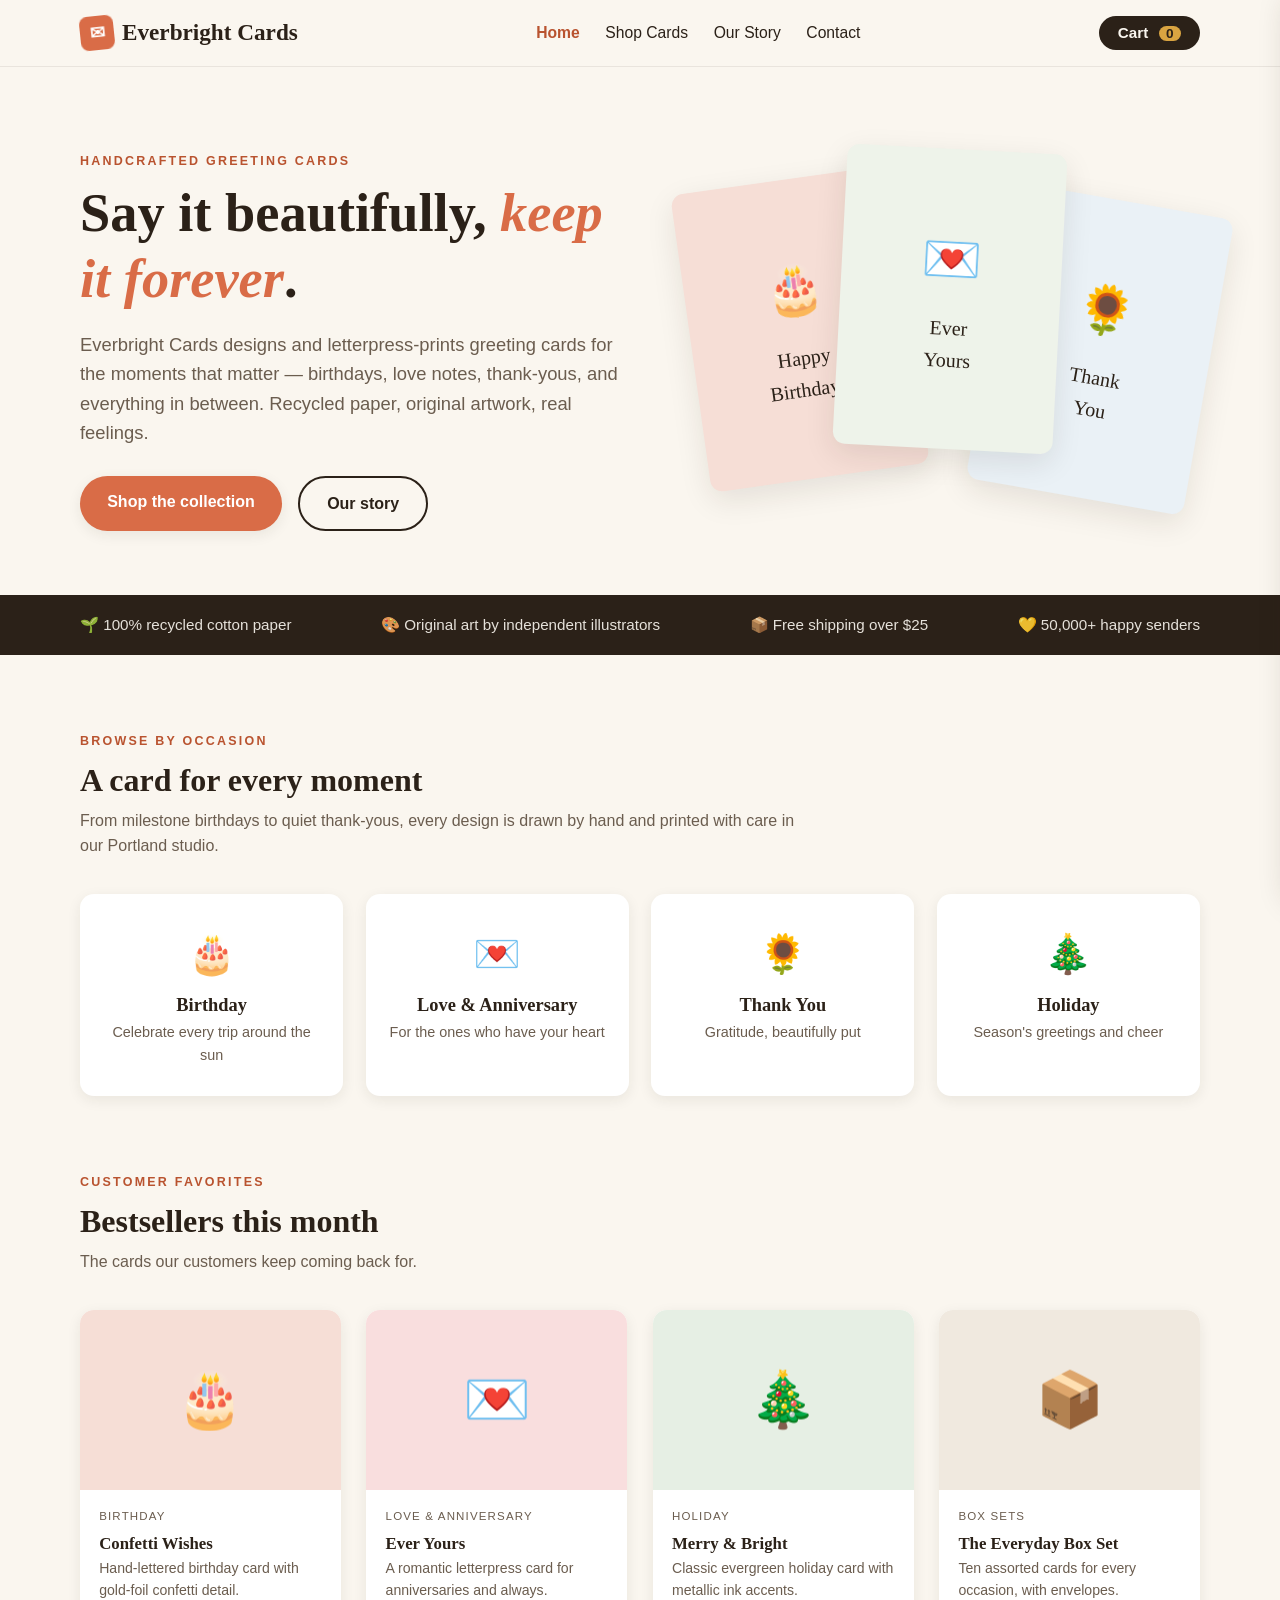
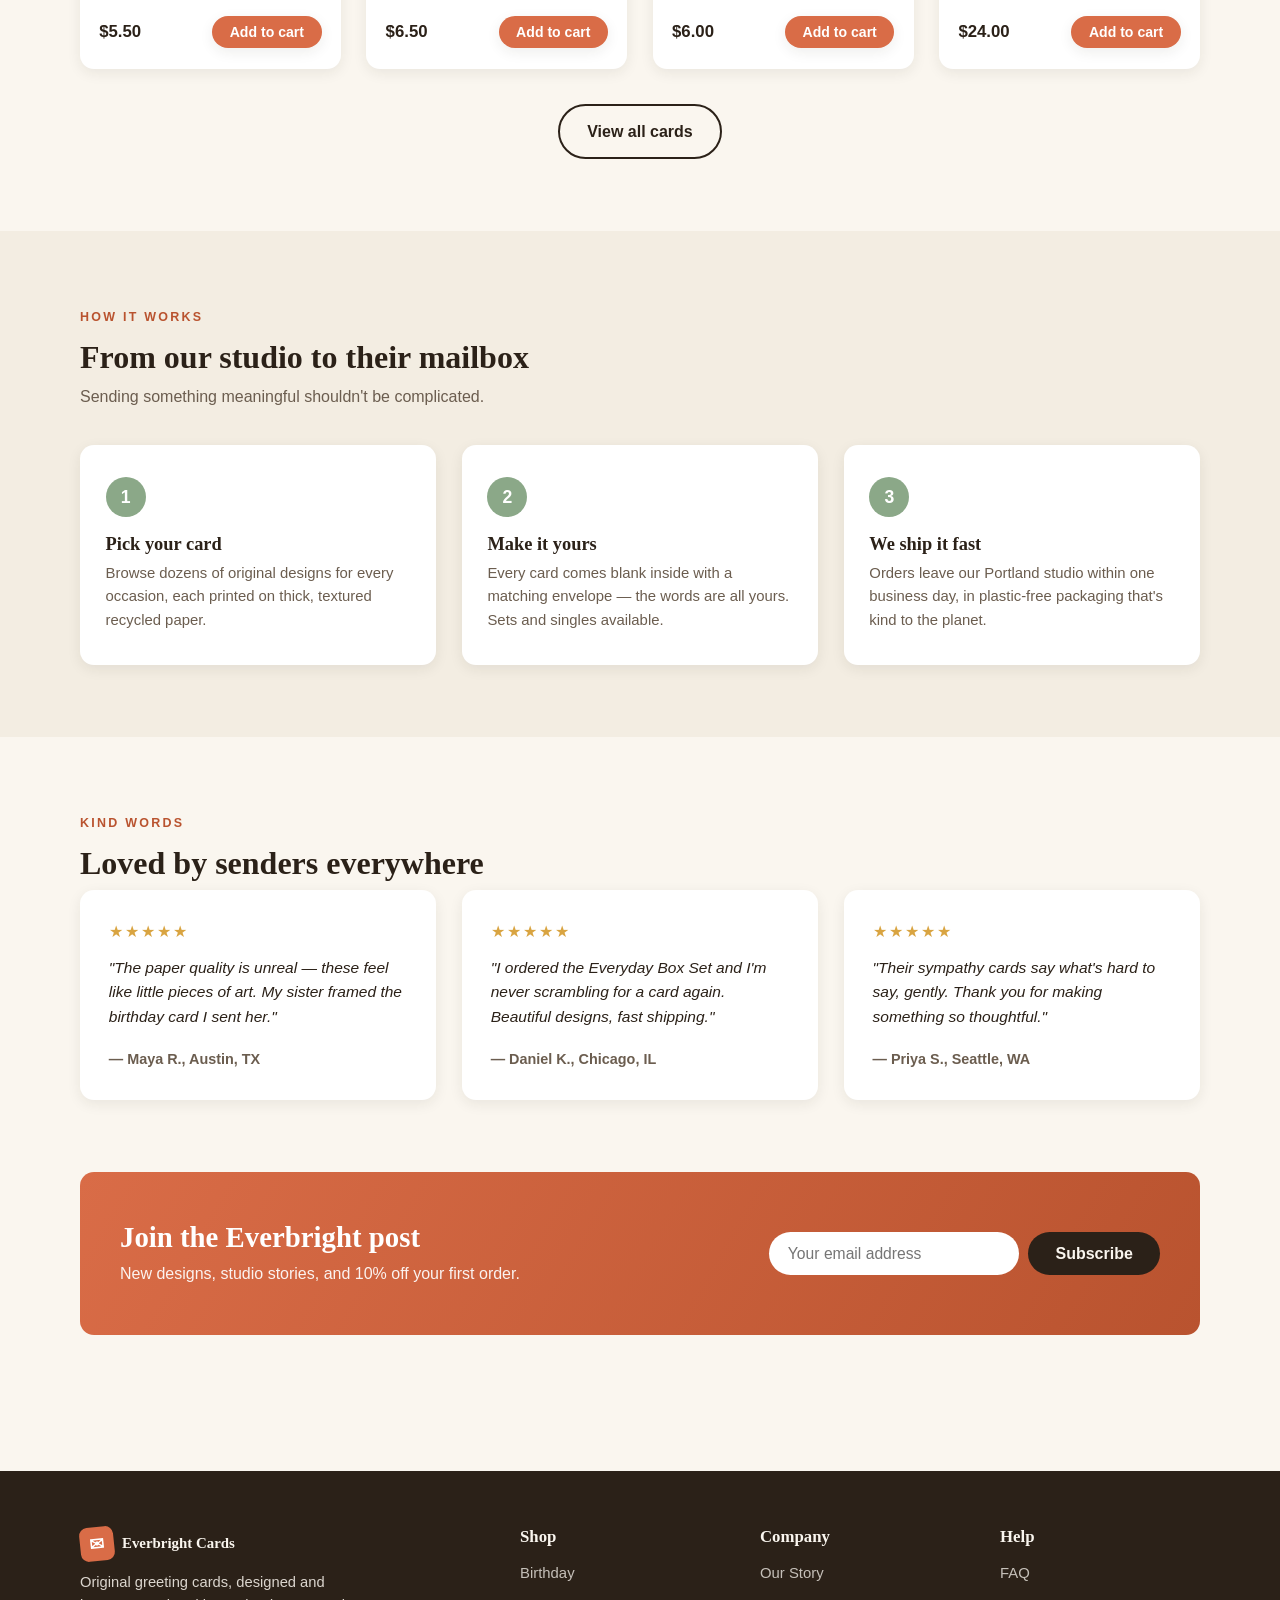
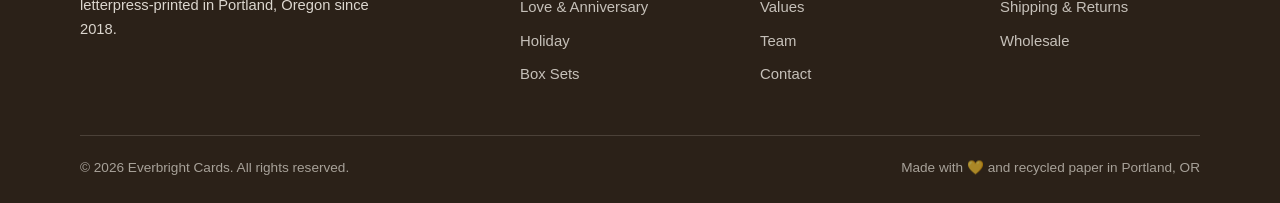
<file: website/index.html>
<!DOCTYPE html>
<html lang="en">
<head>
  <meta charset="UTF-8" />
  <meta name="viewport" content="width=device-width, initial-scale=1.0" />
  <title>Everbright Cards — Greeting Cards Worth Keeping</title>
  <meta name="description" content="Everbright Cards designs and prints beautiful greeting cards for birthdays, holidays, love notes, and every moment worth marking." />
  <link rel="icon" href="data:image/svg+xml,<svg xmlns=%22http://www.w3.org/2000/svg%22 viewBox=%220 0 100 100%22><rect width=%22100%22 height=%22100%22 rx=%2220%22 fill=%22%23d96c47%22/><text x=%2250%22 y=%2268%22 font-size=%2255%22 text-anchor=%22middle%22 fill=%22white%22>✉</text></svg>" />
  <link rel="stylesheet" href="css/style.css" />
</head>
<body>

  <header class="site-header">
    <div class="container header-inner">
      <a href="index.html" class="logo"><span class="logo-mark">✉</span> Everbright Cards</a>
      <nav class="main-nav" id="main-nav">
        <a href="index.html" class="active">Home</a>
        <a href="shop.html">Shop Cards</a>
        <a href="about.html">Our Story</a>
        <a href="contact.html">Contact</a>
      </nav>
      <div style="display:flex; align-items:center; gap:0.8rem;">
        <button class="cart-button" onclick="openCart()">Cart <span class="cart-count">0</span></button>
        <button class="nav-toggle" aria-label="Toggle navigation" onclick="document.getElementById('main-nav').classList.toggle('open')">☰</button>
      </div>
    </div>
  </header>

  <!-- Hero -->
  <section class="hero">
    <div class="container hero-inner">
      <div>
        <span class="eyebrow">Handcrafted greeting cards</span>
        <h1>Say it beautifully, <em>keep it forever</em>.</h1>
        <p class="lead">Everbright Cards designs and letterpress-prints greeting cards for the moments that matter — birthdays, love notes, thank-yous, and everything in between. Recycled paper, original artwork, real feelings.</p>
        <div class="hero-actions">
          <a href="shop.html" class="btn btn-primary">Shop the collection</a>
          <a href="about.html" class="btn btn-outline">Our story</a>
        </div>
      </div>
      <div class="hero-cards" aria-hidden="true">
        <div class="hero-card hero-card-1"><span class="card-emoji">🎂</span>Happy<br>Birthday!</div>
        <div class="hero-card hero-card-2"><span class="card-emoji">💌</span>Ever<br>Yours</div>
        <div class="hero-card hero-card-3"><span class="card-emoji">🌻</span>Thank<br>You</div>
      </div>
    </div>
  </section>

  <!-- Trust bar -->
  <div class="trust-bar">
    <div class="container trust-items">
      <span>🌱 100% recycled cotton paper</span>
      <span>🎨 Original art by independent illustrators</span>
      <span>📦 Free shipping over $25</span>
      <span>💛 50,000+ happy senders</span>
    </div>
  </div>

  <!-- Categories -->
  <section class="section">
    <div class="container">
      <span class="eyebrow">Browse by occasion</span>
      <h2 class="section-title">A card for every moment</h2>
      <p class="section-sub">From milestone birthdays to quiet thank-yous, every design is drawn by hand and printed with care in our Portland studio.</p>
      <div class="category-grid">
        <a class="category-card" href="shop.html?category=birthday">
          <div class="cat-emoji">🎂</div>
          <h3>Birthday</h3>
          <p>Celebrate every trip around the sun</p>
        </a>
        <a class="category-card" href="shop.html?category=love">
          <div class="cat-emoji">💌</div>
          <h3>Love &amp; Anniversary</h3>
          <p>For the ones who have your heart</p>
        </a>
        <a class="category-card" href="shop.html?category=thankyou">
          <div class="cat-emoji">🌻</div>
          <h3>Thank You</h3>
          <p>Gratitude, beautifully put</p>
        </a>
        <a class="category-card" href="shop.html?category=holiday">
          <div class="cat-emoji">🎄</div>
          <h3>Holiday</h3>
          <p>Season's greetings and cheer</p>
        </a>
      </div>
    </div>
  </section>

  <!-- Featured products -->
  <section class="section" style="padding-top: 0;">
    <div class="container">
      <span class="eyebrow">Customer favorites</span>
      <h2 class="section-title">Bestsellers this month</h2>
      <p class="section-sub">The cards our customers keep coming back for.</p>
      <div class="product-grid" id="featured-grid"></div>
      <div style="text-align:center; margin-top: 2.2rem;">
        <a href="shop.html" class="btn btn-outline">View all cards</a>
      </div>
    </div>
  </section>

  <!-- How it works -->
  <section class="section" style="background: #f3ede2;">
    <div class="container">
      <span class="eyebrow">How it works</span>
      <h2 class="section-title">From our studio to their mailbox</h2>
      <p class="section-sub">Sending something meaningful shouldn't be complicated.</p>
      <div class="steps-grid">
        <div class="step-card">
          <div class="step-num">1</div>
          <h3>Pick your card</h3>
          <p>Browse dozens of original designs for every occasion, each printed on thick, textured recycled paper.</p>
        </div>
        <div class="step-card">
          <div class="step-num">2</div>
          <h3>Make it yours</h3>
          <p>Every card comes blank inside with a matching envelope — the words are all yours. Sets and singles available.</p>
        </div>
        <div class="step-card">
          <div class="step-num">3</div>
          <h3>We ship it fast</h3>
          <p>Orders leave our Portland studio within one business day, in plastic-free packaging that's kind to the planet.</p>
        </div>
      </div>
    </div>
  </section>

  <!-- Testimonials -->
  <section class="section">
    <div class="container">
      <span class="eyebrow">Kind words</span>
      <h2 class="section-title">Loved by senders everywhere</h2>
      <div class="testimonial-grid">
        <div class="testimonial">
          <div class="stars">★★★★★</div>
          <blockquote>"The paper quality is unreal — these feel like little pieces of art. My sister framed the birthday card I sent her."</blockquote>
          <cite>— Maya R., Austin, TX</cite>
        </div>
        <div class="testimonial">
          <div class="stars">★★★★★</div>
          <blockquote>"I ordered the Everyday Box Set and I'm never scrambling for a card again. Beautiful designs, fast shipping."</blockquote>
          <cite>— Daniel K., Chicago, IL</cite>
        </div>
        <div class="testimonial">
          <div class="stars">★★★★★</div>
          <blockquote>"Their sympathy cards say what's hard to say, gently. Thank you for making something so thoughtful."</blockquote>
          <cite>— Priya S., Seattle, WA</cite>
        </div>
      </div>
    </div>
  </section>

  <!-- Newsletter CTA -->
  <section class="section" style="padding-top: 0;">
    <div class="container">
      <div class="cta-band">
        <div>
          <h2>Join the Everbright post</h2>
          <p>New designs, studio stories, and 10% off your first order.</p>
        </div>
        <form class="newsletter-form">
          <input type="email" placeholder="Your email address" required aria-label="Email address" />
          <button type="submit" class="btn">Subscribe</button>
        </form>
      </div>
    </div>
  </section>

  <!-- Footer -->
  <footer class="site-footer">
    <div class="container">
      <div class="footer-grid">
        <div class="footer-brand">
          <a href="index.html" class="logo" style="color: var(--cream);"><span class="logo-mark">✉</span> Everbright Cards</a>
          <p>Original greeting cards, designed and letterpress-printed in Portland, Oregon since 2018.</p>
        </div>
        <div>
          <h3>Shop</h3>
          <ul>
            <li><a href="shop.html?category=birthday">Birthday</a></li>
            <li><a href="shop.html?category=love">Love &amp; Anniversary</a></li>
            <li><a href="shop.html?category=holiday">Holiday</a></li>
            <li><a href="shop.html?category=boxset">Box Sets</a></li>
          </ul>
        </div>
        <div>
          <h3>Company</h3>
          <ul>
            <li><a href="about.html">Our Story</a></li>
            <li><a href="about.html#values">Values</a></li>
            <li><a href="about.html#team">Team</a></li>
            <li><a href="contact.html">Contact</a></li>
          </ul>
        </div>
        <div>
          <h3>Help</h3>
          <ul>
            <li><a href="contact.html#faq">FAQ</a></li>
            <li><a href="contact.html">Shipping &amp; Returns</a></li>
            <li><a href="contact.html">Wholesale</a></li>
          </ul>
        </div>
      </div>
      <div class="footer-bottom">
        <span>© 2026 Everbright Cards. All rights reserved.</span>
        <span>Made with 💛 and recycled paper in Portland, OR</span>
      </div>
    </div>
  </footer>

  <!-- Cart drawer -->
  <div class="cart-overlay" id="cart-overlay"></div>
  <aside class="cart-drawer" id="cart-drawer" aria-label="Shopping cart">
    <div class="cart-header">
      <h2>Your cart</h2>
      <button class="cart-close" aria-label="Close cart" onclick="closeCart()">×</button>
    </div>
    <div class="cart-items" id="cart-items"></div>
    <div class="cart-footer">
      <div class="cart-total-row"><span>Total</span><span id="cart-total">$0.00</span></div>
      <button class="btn btn-primary" onclick="checkout()">Checkout</button>
    </div>
  </aside>

  <script src="js/main.js"></script>
</body>
</html>
</file>
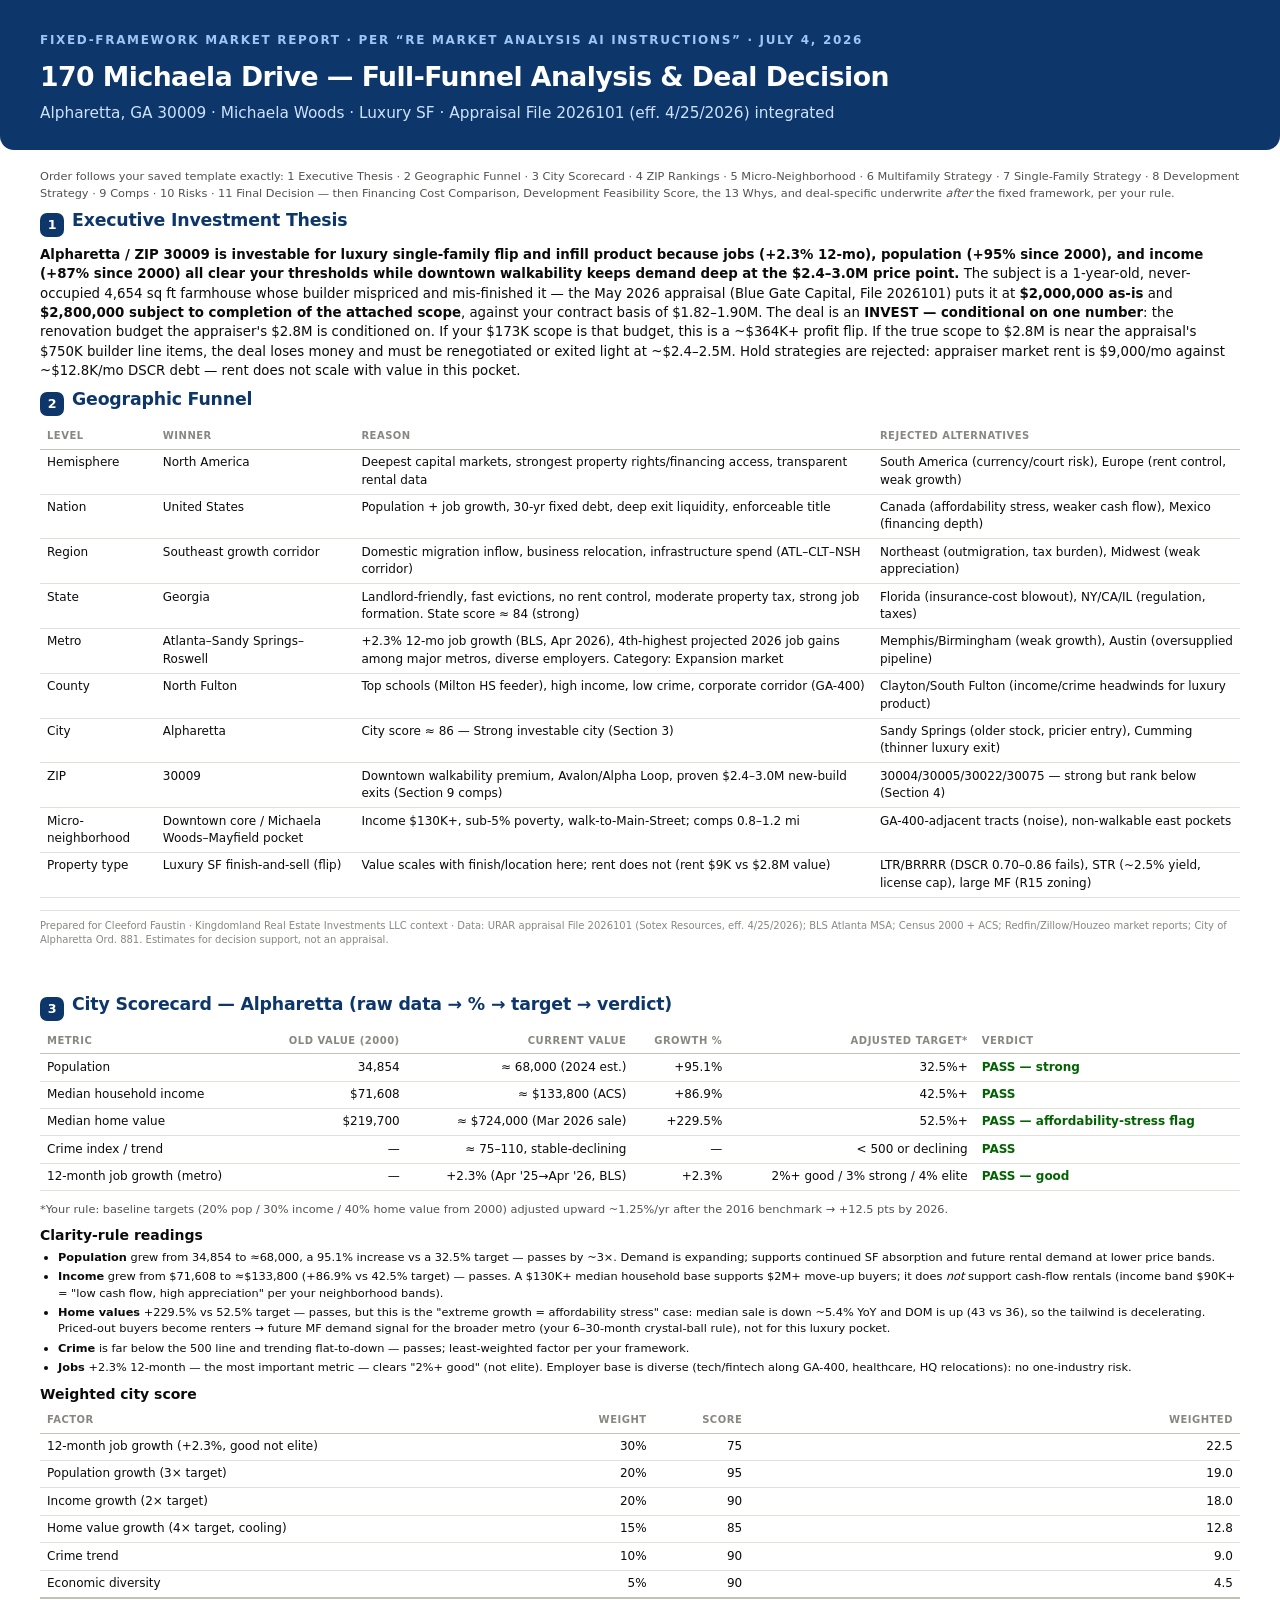
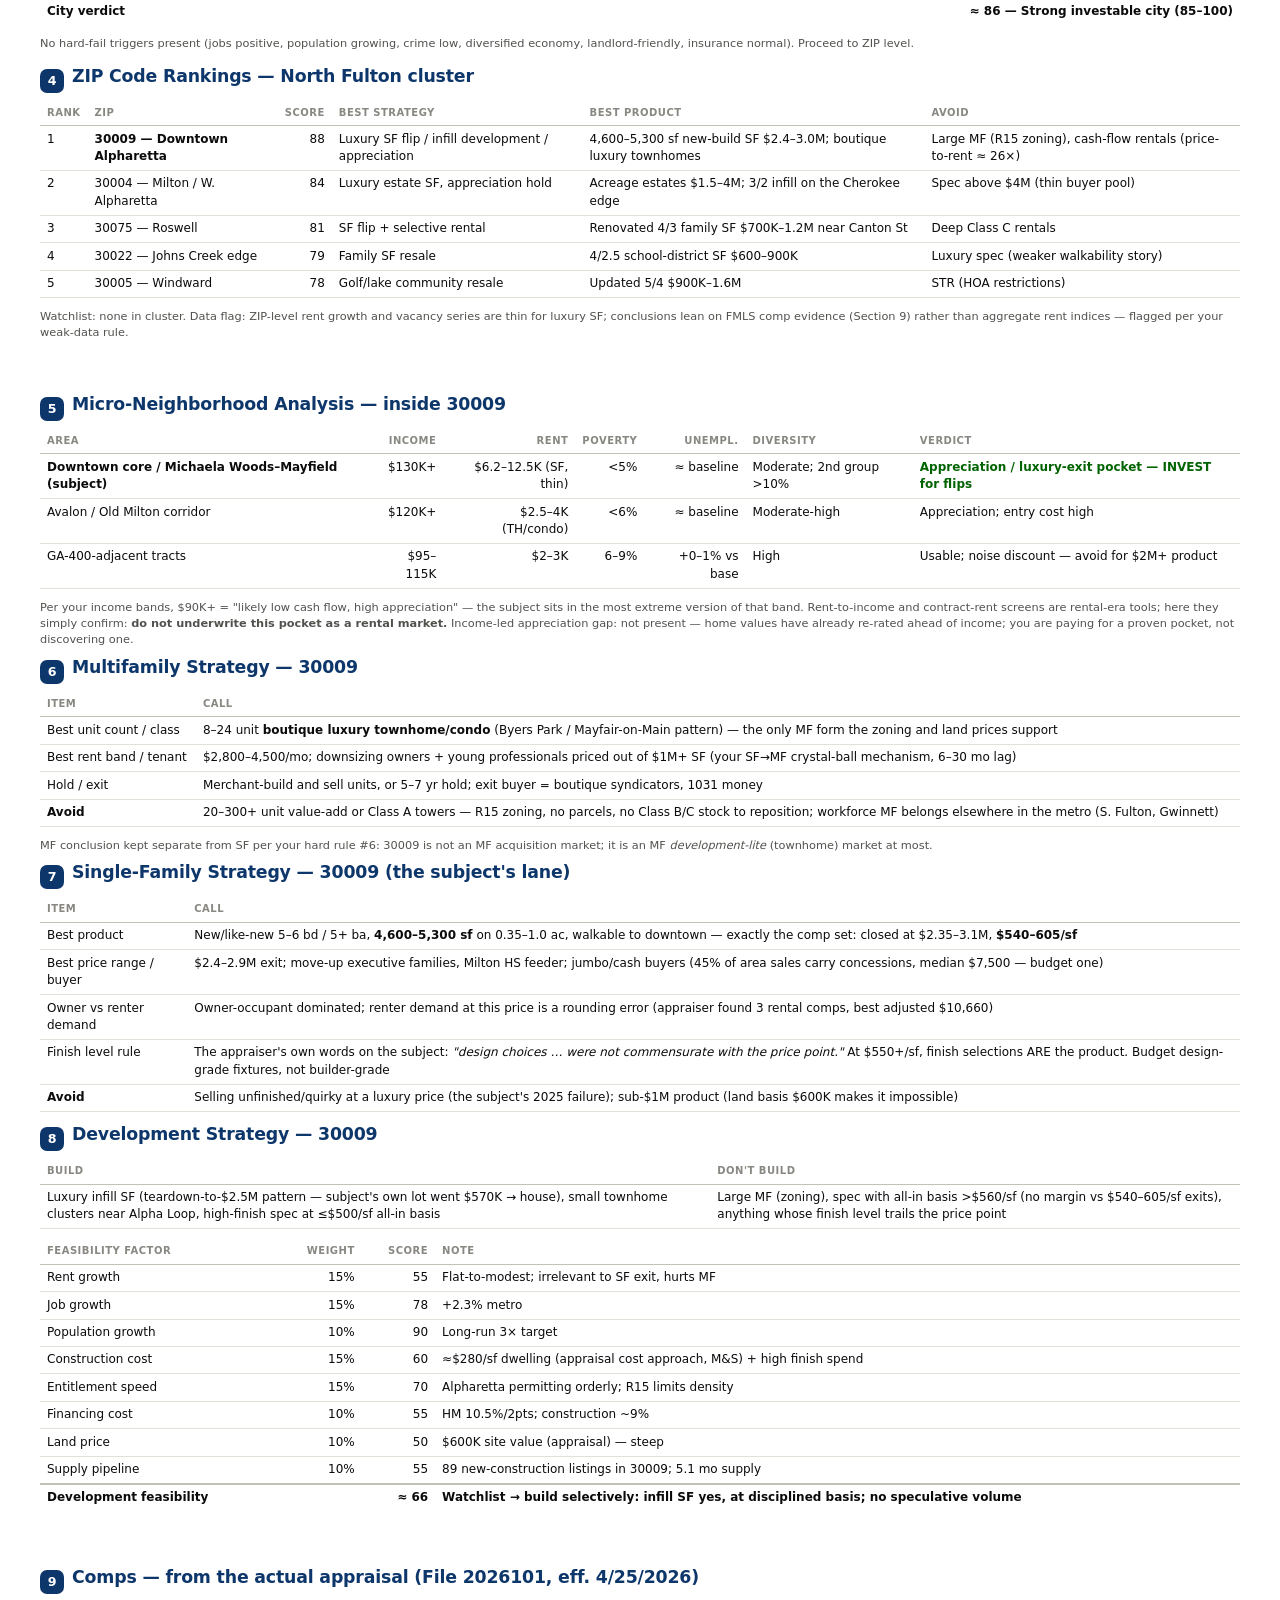
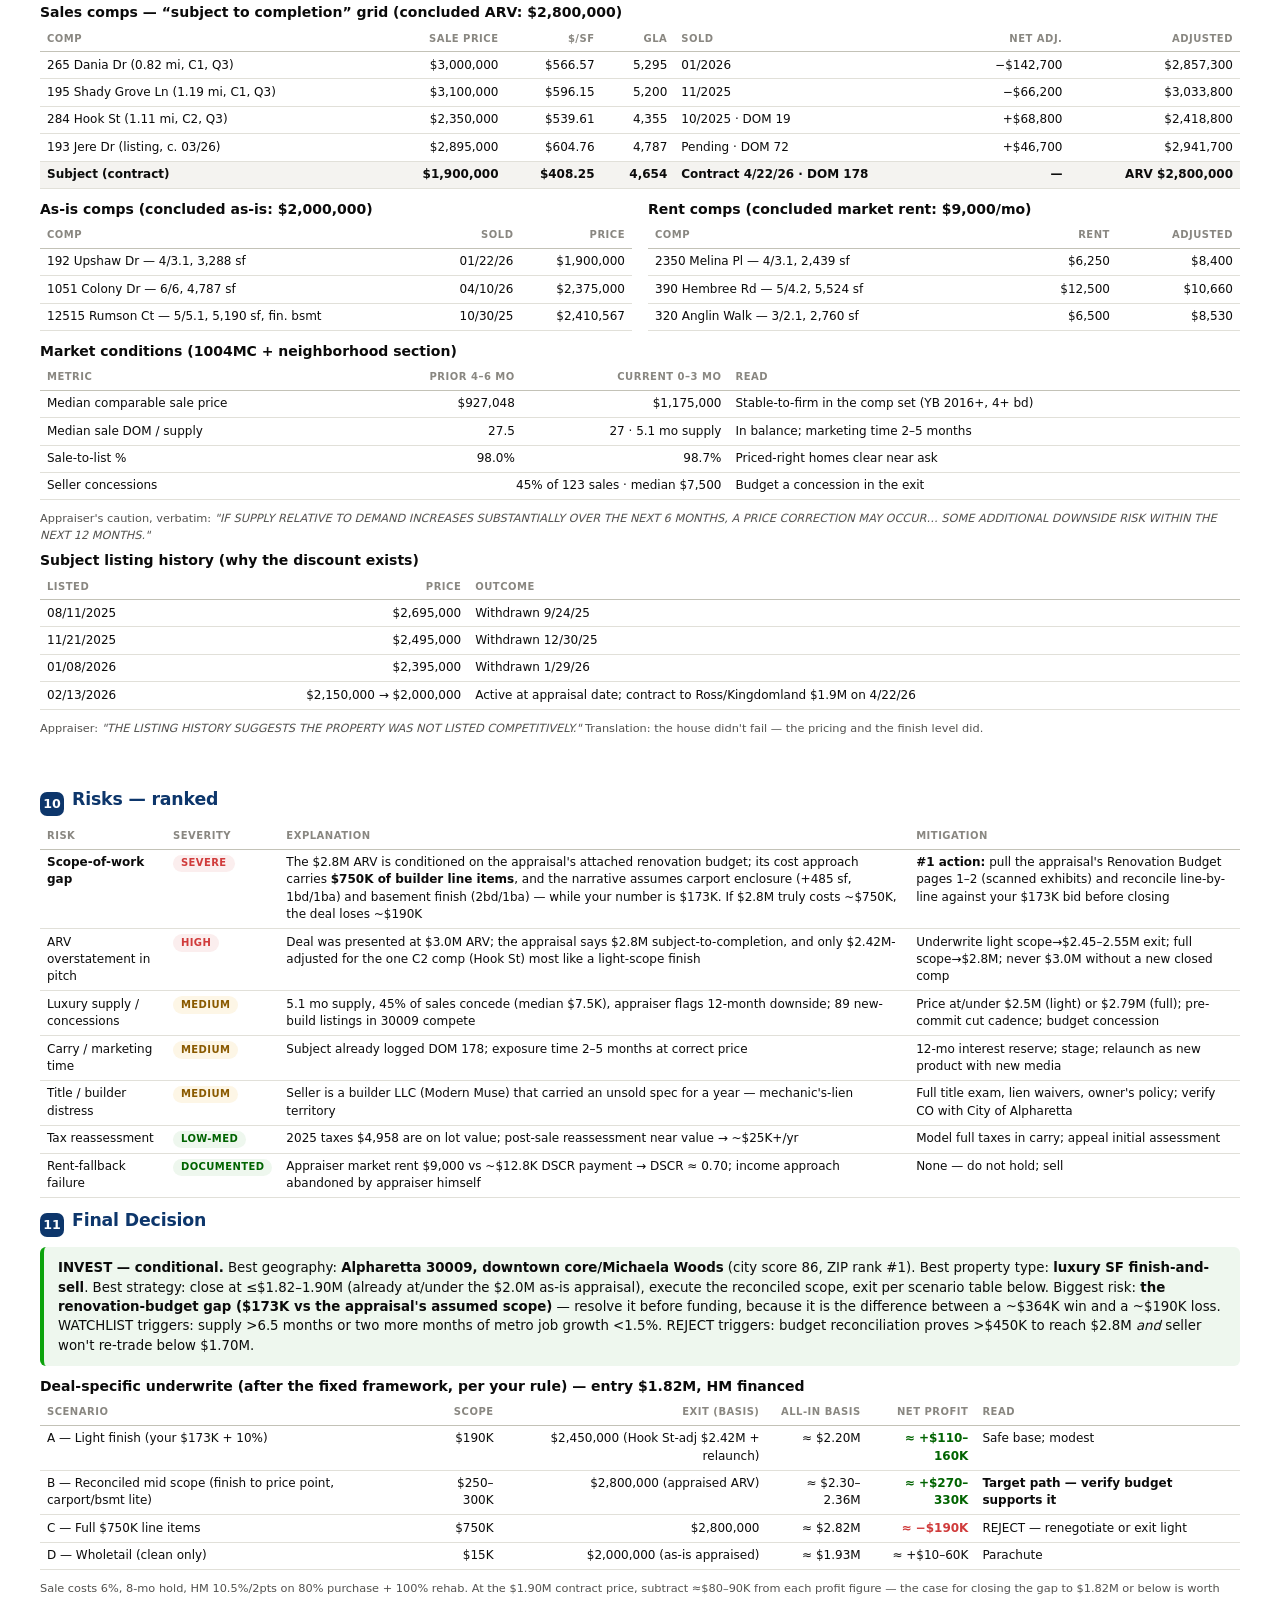
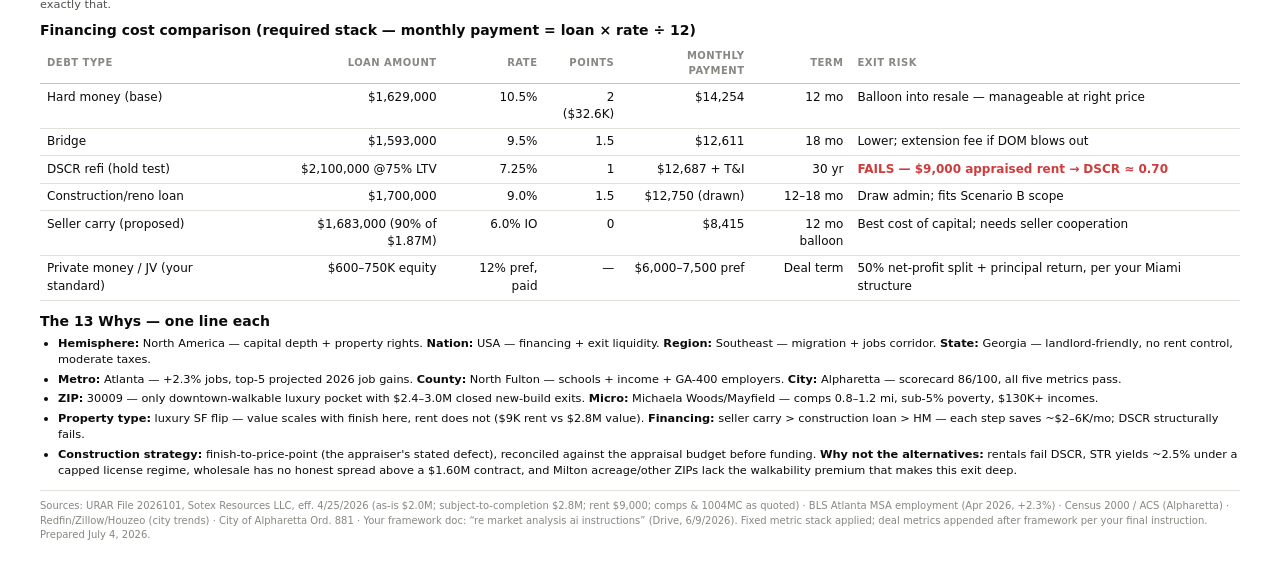
<file: real-estate-analysis/michaela-framework-report.html>
<!DOCTYPE html>
<html lang="en">
<head>
<meta charset="utf-8">
<title>170 Michaela Drive — Full-Funnel Framework Report</title>
<style>
  :root{
    --surface:#fcfcfb; --ink:#0b0b0b; --ink2:#52514e; --muted:#898781;
    --grid:#e1e0d9; --axis:#c3c2b7; --border:rgba(11,11,11,0.10);
    --s1:#2a78d6; --good:#0ca30c; --goodtext:#006300; --warn:#fab219; --critical:#d03b3b;
  }
  *{box-sizing:border-box;margin:0;padding:0;-webkit-print-color-adjust:exact;print-color-adjust:exact}
  html,body{background:#fff;color:var(--ink);font-family:system-ui,-apple-system,"Segoe UI",sans-serif;font-size:10pt;line-height:1.45}
  .page{page-break-after:always}
  .page:last-child{page-break-after:auto}
  h1{font-size:20pt;font-weight:800;letter-spacing:-.02em}
  h2{font-size:13pt;font-weight:800;margin:0 0 8px;letter-spacing:-.01em;color:#0d366b}
  h3{font-size:10.5pt;font-weight:700;margin:0 0 4px}
  p{margin:0 0 7px}
  .sub{color:var(--ink2)} .mut{color:var(--muted)} .small{font-size:8.5pt}
  .cover-band{background:#0d366b;color:#fff;padding:32px 40px 26px;border-radius:0 0 14px 14px}
  .cover-band .kicker{font-size:9pt;letter-spacing:.14em;text-transform:uppercase;color:#9ec5f4;font-weight:700;margin-bottom:9px}
  .cover-band h1{color:#fff;margin-bottom:5px}
  .cover-band .addr{font-size:11.5pt;color:#cde2fb}
  .wrap{padding:18px 40px}
  .verdict{border-left:4px solid var(--warn);background:#fdf6e6;border-radius:6px;padding:11px 14px;margin:10px 0}
  .flag{border-left:4px solid var(--critical);background:#fbeeee;border-radius:6px;padding:11px 14px;margin:10px 0}
  .okbox{border-left:4px solid var(--good);background:#eef7ee;border-radius:6px;padding:11px 14px;margin:10px 0}
  table{width:100%;border-collapse:collapse;font-size:9pt;margin-bottom:10px}
  th{font-size:7.5pt;text-transform:uppercase;letter-spacing:.05em;color:var(--muted);text-align:left;padding:5px 7px;border-bottom:1.5px solid var(--axis)}
  td{padding:4.5px 7px;border-bottom:1px solid var(--grid);vertical-align:top}
  td.num,th.num{text-align:right;font-variant-numeric:tabular-nums}
  tr.total td{font-weight:800;border-top:2px solid var(--axis);border-bottom:none}
  tr.subtotal td{font-weight:700;background:#f4f3f0}
  .pass{color:var(--goodtext);font-weight:800}
  .fail{color:var(--critical);font-weight:800}
  .bord{color:#8a5a00;font-weight:800}
  .pill{display:inline-block;font-size:7.5pt;font-weight:700;padding:1.5px 8px;border-radius:99px;letter-spacing:.04em;text-transform:uppercase}
  .pill.hi{background:#fbeeee;color:var(--critical)} .pill.md{background:#fdf6e6;color:#8a5a00} .pill.lo{background:#eef7ee;color:var(--goodtext)}
  .secnum{display:inline-block;background:#0d366b;color:#fff;font-weight:800;font-size:9.5pt;width:24px;height:24px;line-height:24px;text-align:center;border-radius:7px;margin-right:8px;vertical-align:-3px}
  ul{margin:0 0 8px 18px} li{margin-bottom:3px}
  .footer{margin-top:12px;padding-top:8px;border-top:1px solid var(--grid);font-size:7.5pt;color:var(--muted)}
  table,.verdict,.flag,.okbox{break-inside:avoid}
  h2,h3{break-after:avoid}
  tr{break-inside:avoid}
</style>
</head>
<body>

<!-- PAGE 1 : COVER + SECTION 1 -->
<div class="page">
  <div class="cover-band">
    <div class="kicker">Fixed-Framework Market Report · Per “RE Market Analysis AI Instructions” · July 4, 2026</div>
    <h1>170 Michaela Drive — Full-Funnel Analysis &amp; Deal Decision</h1>
    <div class="addr">Alpharetta, GA 30009 · Michaela Woods · Luxury SF · Appraisal File 2026101 (eff. 4/25/2026) integrated</div>
  </div>
  <div class="wrap">
    <p class="small sub">Order follows your saved template exactly: 1 Executive Thesis · 2 Geographic Funnel · 3 City Scorecard · 4 ZIP Rankings ·
    5 Micro-Neighborhood · 6 Multifamily Strategy · 7 Single-Family Strategy · 8 Development Strategy · 9 Comps · 10 Risks ·
    11 Final Decision — then Financing Cost Comparison, Development Feasibility Score, the 13 Whys, and deal-specific underwrite <i>after</i> the fixed framework, per your rule.</p>

    <h2><span class="secnum">1</span>Executive Investment Thesis</h2>
    <p><b>Alpharetta / ZIP 30009 is investable for luxury single-family flip and infill product because jobs (+2.3% 12-mo), population
    (+95% since 2000), and income (+87% since 2000) all clear your thresholds while downtown walkability keeps demand deep at the
    $2.4–3.0M price point.</b> The subject is a 1-year-old, never-occupied 4,654 sq ft farmhouse whose builder mispriced and
    mis-finished it — the May 2026 appraisal (Blue Gate Capital, File 2026101) puts it at <b>$2,000,000 as-is</b> and
    <b>$2,800,000 subject to completion of the attached scope</b>, against your contract basis of $1.82–1.90M. The deal is an
    <b>INVEST — conditional on one number</b>: the renovation budget the appraiser's $2.8M is conditioned on. If your $173K scope is
    that budget, this is a ~$364K+ profit flip. If the true scope to $2.8M is near the appraisal's $750K builder line items, the
    deal loses money and must be renegotiated or exited light at ~$2.4–2.5M. Hold strategies are rejected: appraiser market rent is
    $9,000/mo against ~$12.8K/mo DSCR debt — rent does not scale with value in this pocket.</p>

    <h2><span class="secnum">2</span>Geographic Funnel</h2>
    <table>
      <tr><th>Level</th><th>Winner</th><th>Reason</th><th>Rejected alternatives</th></tr>
      <tr><td>Hemisphere</td><td>North America</td><td>Deepest capital markets, strongest property rights/financing access, transparent rental data</td><td>South America (currency/court risk), Europe (rent control, weak growth)</td></tr>
      <tr><td>Nation</td><td>United States</td><td>Population + job growth, 30-yr fixed debt, deep exit liquidity, enforceable title</td><td>Canada (affordability stress, weaker cash flow), Mexico (financing depth)</td></tr>
      <tr><td>Region</td><td>Southeast growth corridor</td><td>Domestic migration inflow, business relocation, infrastructure spend (ATL–CLT–NSH corridor)</td><td>Northeast (outmigration, tax burden), Midwest (weak appreciation)</td></tr>
      <tr><td>State</td><td>Georgia</td><td>Landlord-friendly, fast evictions, no rent control, moderate property tax, strong job formation. State score ≈ 84 (strong)</td><td>Florida (insurance-cost blowout), NY/CA/IL (regulation, taxes)</td></tr>
      <tr><td>Metro</td><td>Atlanta–Sandy Springs–Roswell</td><td>+2.3% 12-mo job growth (BLS, Apr 2026), 4th-highest projected 2026 job gains among major metros, diverse employers. Category: Expansion market</td><td>Memphis/Birmingham (weak growth), Austin (oversupplied pipeline)</td></tr>
      <tr><td>County</td><td>North Fulton</td><td>Top schools (Milton HS feeder), high income, low crime, corporate corridor (GA-400)</td><td>Clayton/South Fulton (income/crime headwinds for luxury product)</td></tr>
      <tr><td>City</td><td>Alpharetta</td><td>City score ≈ 86 — Strong investable city (Section 3)</td><td>Sandy Springs (older stock, pricier entry), Cumming (thinner luxury exit)</td></tr>
      <tr><td>ZIP</td><td>30009</td><td>Downtown walkability premium, Avalon/Alpha Loop, proven $2.4–3.0M new-build exits (Section 9 comps)</td><td>30004/30005/30022/30075 — strong but rank below (Section 4)</td></tr>
      <tr><td>Micro-neighborhood</td><td>Downtown core / Michaela Woods–Mayfield pocket</td><td>Income $130K+, sub-5% poverty, walk-to-Main-Street; comps 0.8–1.2 mi</td><td>GA-400-adjacent tracts (noise), non-walkable east pockets</td></tr>
      <tr><td>Property type</td><td>Luxury SF finish-and-sell (flip)</td><td>Value scales with finish/location here; rent does not (rent $9K vs $2.8M value)</td><td>LTR/BRRRR (DSCR 0.70–0.86 fails), STR (~2.5% yield, license cap), large MF (R15 zoning)</td></tr>
    </table>
    <div class="footer">Prepared for Cleeford Faustin · Kingdomland Real Estate Investments LLC context · Data: URAR appraisal File 2026101 (Sotex Resources, eff. 4/25/2026); BLS Atlanta MSA; Census 2000 + ACS; Redfin/Zillow/Houzeo market reports; City of Alpharetta Ord. 881. Estimates for decision support, not an appraisal.</div>
  </div>
</div>

<!-- PAGE 2 : CITY SCORECARD -->
<div class="page">
  <div class="wrap" style="padding-top:26px">
    <h2><span class="secnum">3</span>City Scorecard — Alpharetta (raw data → % → target → verdict)</h2>
    <table>
      <tr><th>Metric</th><th class="num">Old value (2000)</th><th class="num">Current value</th><th class="num">Growth %</th><th class="num">Adjusted target*</th><th>Verdict</th></tr>
      <tr><td>Population</td><td class="num">34,854</td><td class="num">≈ 68,000 (2024 est.)</td><td class="num">+95.1%</td><td class="num">32.5%+</td><td class="pass">PASS — strong</td></tr>
      <tr><td>Median household income</td><td class="num">$71,608</td><td class="num">≈ $133,800 (ACS)</td><td class="num">+86.9%</td><td class="num">42.5%+</td><td class="pass">PASS</td></tr>
      <tr><td>Median home value</td><td class="num">$219,700</td><td class="num">≈ $724,000 (Mar 2026 sale)</td><td class="num">+229.5%</td><td class="num">52.5%+</td><td class="pass">PASS — affordability-stress flag</td></tr>
      <tr><td>Crime index / trend</td><td class="num">—</td><td class="num">≈ 75–110, stable-declining</td><td class="num">—</td><td class="num">&lt; 500 or declining</td><td class="pass">PASS</td></tr>
      <tr><td>12-month job growth (metro)</td><td class="num">—</td><td class="num">+2.3% (Apr '25→Apr '26, BLS)</td><td class="num">+2.3%</td><td class="num">2%+ good / 3% strong / 4% elite</td><td class="pass">PASS — good</td></tr>
    </table>
    <p class="small sub">*Your rule: baseline targets (20% pop / 30% income / 40% home value from 2000) adjusted upward ~1.25%/yr after the 2016 benchmark → +12.5 pts by 2026.</p>

    <h3>Clarity-rule readings</h3>
    <ul class="small">
      <li><b>Population</b> grew from 34,854 to ≈68,000, a 95.1% increase vs a 32.5% target — passes by ~3×. Demand is expanding; supports continued SF absorption and future rental demand at lower price bands.</li>
      <li><b>Income</b> grew from $71,608 to ≈$133,800 (+86.9% vs 42.5% target) — passes. A $130K+ median household base supports $2M+ move-up buyers; it does <i>not</i> support cash-flow rentals (income band $90K+ = "low cash flow, high appreciation" per your neighborhood bands).</li>
      <li><b>Home values</b> +229.5% vs 52.5% target — passes, but this is the "extreme growth = affordability stress" case: median sale is down ~5.4% YoY and DOM is up (43 vs 36), so the tailwind is decelerating. Priced-out buyers become renters → future MF demand signal for the broader metro (your 6–30-month crystal-ball rule), not for this luxury pocket.</li>
      <li><b>Crime</b> is far below the 500 line and trending flat-to-down — passes; least-weighted factor per your framework.</li>
      <li><b>Jobs</b> +2.3% 12-month — the most important metric — clears "2%+ good" (not elite). Employer base is diverse (tech/fintech along GA-400, healthcare, HQ relocations): no one-industry risk.</li>
    </ul>

    <h3>Weighted city score</h3>
    <table>
      <tr><th>Factor</th><th class="num">Weight</th><th class="num">Score</th><th class="num">Weighted</th></tr>
      <tr><td>12-month job growth (+2.3%, good not elite)</td><td class="num">30%</td><td class="num">75</td><td class="num">22.5</td></tr>
      <tr><td>Population growth (3× target)</td><td class="num">20%</td><td class="num">95</td><td class="num">19.0</td></tr>
      <tr><td>Income growth (2× target)</td><td class="num">20%</td><td class="num">90</td><td class="num">18.0</td></tr>
      <tr><td>Home value growth (4× target, cooling)</td><td class="num">15%</td><td class="num">85</td><td class="num">12.8</td></tr>
      <tr><td>Crime trend</td><td class="num">10%</td><td class="num">90</td><td class="num">9.0</td></tr>
      <tr><td>Economic diversity</td><td class="num">5%</td><td class="num">90</td><td class="num">4.5</td></tr>
      <tr class="total"><td>City verdict</td><td class="num"></td><td class="num"></td><td class="num">≈ 86 — Strong investable city (85–100)</td></tr>
    </table>
    <p class="small sub">No hard-fail triggers present (jobs positive, population growing, crime low, diversified economy, landlord-friendly, insurance normal). Proceed to ZIP level.</p>

    <h2 style="margin-top:12px"><span class="secnum">4</span>ZIP Code Rankings — North Fulton cluster</h2>
    <table>
      <tr><th>Rank</th><th>ZIP</th><th class="num">Score</th><th>Best strategy</th><th>Best product</th><th>Avoid</th></tr>
      <tr><td>1</td><td><b>30009 — Downtown Alpharetta</b></td><td class="num">88</td><td>Luxury SF flip / infill development / appreciation</td><td>4,600–5,300 sf new-build SF $2.4–3.0M; boutique luxury townhomes</td><td>Large MF (R15 zoning), cash-flow rentals (price-to-rent ≈ 26×)</td></tr>
      <tr><td>2</td><td>30004 — Milton / W. Alpharetta</td><td class="num">84</td><td>Luxury estate SF, appreciation hold</td><td>Acreage estates $1.5–4M; 3/2 infill on the Cherokee edge</td><td>Spec above $4M (thin buyer pool)</td></tr>
      <tr><td>3</td><td>30075 — Roswell</td><td class="num">81</td><td>SF flip + selective rental</td><td>Renovated 4/3 family SF $700K–1.2M near Canton St</td><td>Deep Class C rentals</td></tr>
      <tr><td>4</td><td>30022 — Johns Creek edge</td><td class="num">79</td><td>Family SF resale</td><td>4/2.5 school-district SF $600–900K</td><td>Luxury spec (weaker walkability story)</td></tr>
      <tr><td>5</td><td>30005 — Windward</td><td class="num">78</td><td>Golf/lake community resale</td><td>Updated 5/4 $900K–1.6M</td><td>STR (HOA restrictions)</td></tr>
    </table>
    <p class="small sub">Watchlist: none in cluster. Data flag: ZIP-level rent growth and vacancy series are thin for luxury SF; conclusions lean on FMLS comp evidence (Section 9) rather than aggregate rent indices — flagged per your weak-data rule.</p>
  </div>
</div>

<!-- PAGE 3 : MICRO + MF + SF -->
<div class="page">
  <div class="wrap" style="padding-top:26px">
    <h2><span class="secnum">5</span>Micro-Neighborhood Analysis — inside 30009</h2>
    <table>
      <tr><th>Area</th><th class="num">Income</th><th class="num">Rent</th><th class="num">Poverty</th><th class="num">Unempl.</th><th>Diversity</th><th>Verdict</th></tr>
      <tr><td><b>Downtown core / Michaela Woods–Mayfield (subject)</b></td><td class="num">$130K+</td><td class="num">$6.2–12.5K (SF, thin)</td><td class="num">&lt;5%</td><td class="num">≈ baseline</td><td>Moderate; 2nd group &gt;10%</td><td class="pass">Appreciation / luxury-exit pocket — INVEST for flips</td></tr>
      <tr><td>Avalon / Old Milton corridor</td><td class="num">$120K+</td><td class="num">$2.5–4K (TH/condo)</td><td class="num">&lt;6%</td><td class="num">≈ baseline</td><td>Moderate-high</td><td>Appreciation; entry cost high</td></tr>
      <tr><td>GA-400-adjacent tracts</td><td class="num">$95–115K</td><td class="num">$2–3K</td><td class="num">6–9%</td><td class="num">+0–1% vs base</td><td>High</td><td>Usable; noise discount — avoid for $2M+ product</td></tr>
    </table>
    <p class="small sub">Per your income bands, $90K+ = "likely low cash flow, high appreciation" — the subject sits in the most extreme version of that band.
    Rent-to-income and contract-rent screens are rental-era tools; here they simply confirm: <b>do not underwrite this pocket as a rental market.</b>
    Income-led appreciation gap: not present — home values have already re-rated ahead of income; you are paying for a proven pocket, not discovering one.</p>

    <h2><span class="secnum">6</span>Multifamily Strategy — 30009</h2>
    <table>
      <tr><th>Item</th><th>Call</th></tr>
      <tr><td>Best unit count / class</td><td>8–24 unit <b>boutique luxury townhome/condo</b> (Byers Park / Mayfair-on-Main pattern) — the only MF form the zoning and land prices support</td></tr>
      <tr><td>Best rent band / tenant</td><td>$2,800–4,500/mo; downsizing owners + young professionals priced out of $1M+ SF (your SF→MF crystal-ball mechanism, 6–30 mo lag)</td></tr>
      <tr><td>Hold / exit</td><td>Merchant-build and sell units, or 5–7 yr hold; exit buyer = boutique syndicators, 1031 money</td></tr>
      <tr><td><b>Avoid</b></td><td>20–300+ unit value-add or Class A towers — R15 zoning, no parcels, no Class B/C stock to reposition; workforce MF belongs elsewhere in the metro (S. Fulton, Gwinnett)</td></tr>
    </table>
    <p class="small sub">MF conclusion kept separate from SF per your hard rule #6: 30009 is not an MF acquisition market; it is an MF <i>development-lite</i> (townhome) market at most.</p>

    <h2><span class="secnum">7</span>Single-Family Strategy — 30009 (the subject's lane)</h2>
    <table>
      <tr><th>Item</th><th>Call</th></tr>
      <tr><td>Best product</td><td>New/like-new 5–6 bd / 5+ ba, <b>4,600–5,300 sf</b> on 0.35–1.0 ac, walkable to downtown — exactly the comp set: closed at $2.35–3.1M, <b>$540–605/sf</b></td></tr>
      <tr><td>Best price range / buyer</td><td>$2.4–2.9M exit; move-up executive families, Milton HS feeder; jumbo/cash buyers (45% of area sales carry concessions, median $7,500 — budget one)</td></tr>
      <tr><td>Owner vs renter demand</td><td>Owner-occupant dominated; renter demand at this price is a rounding error (appraiser found 3 rental comps, best adjusted $10,660)</td></tr>
      <tr><td>Finish level rule</td><td>The appraiser's own words on the subject: <i>"design choices … were not commensurate with the price point."</i> At $550+/sf, finish selections ARE the product. Budget design-grade fixtures, not builder-grade</td></tr>
      <tr><td><b>Avoid</b></td><td>Selling unfinished/quirky at a luxury price (the subject's 2025 failure); sub-$1M product (land basis $600K makes it impossible)</td></tr>
    </table>

    <h2><span class="secnum">8</span>Development Strategy — 30009</h2>
    <table>
      <tr><th>Build</th><th>Don't build</th></tr>
      <tr><td>Luxury infill SF (teardown-to-$2.5M pattern — subject's own lot went $570K → house), small townhome clusters near Alpha Loop, high-finish spec at ≤$500/sf all-in basis</td><td>Large MF (zoning), spec with all-in basis &gt;$560/sf (no margin vs $540–605/sf exits), anything whose finish level trails the price point</td></tr>
    </table>
    <table>
      <tr><th>Feasibility factor</th><th class="num">Weight</th><th class="num">Score</th><th>Note</th></tr>
      <tr><td>Rent growth</td><td class="num">15%</td><td class="num">55</td><td>Flat-to-modest; irrelevant to SF exit, hurts MF</td></tr>
      <tr><td>Job growth</td><td class="num">15%</td><td class="num">78</td><td>+2.3% metro</td></tr>
      <tr><td>Population growth</td><td class="num">10%</td><td class="num">90</td><td>Long-run 3× target</td></tr>
      <tr><td>Construction cost</td><td class="num">15%</td><td class="num">60</td><td>≈$280/sf dwelling (appraisal cost approach, M&amp;S) + high finish spend</td></tr>
      <tr><td>Entitlement speed</td><td class="num">15%</td><td class="num">70</td><td>Alpharetta permitting orderly; R15 limits density</td></tr>
      <tr><td>Financing cost</td><td class="num">10%</td><td class="num">55</td><td>HM 10.5%/2pts; construction ~9%</td></tr>
      <tr><td>Land price</td><td class="num">10%</td><td class="num">50</td><td>$600K site value (appraisal) — steep</td></tr>
      <tr><td>Supply pipeline</td><td class="num">10%</td><td class="num">55</td><td>89 new-construction listings in 30009; 5.1 mo supply</td></tr>
      <tr class="total"><td>Development feasibility</td><td class="num"></td><td class="num">≈ 66</td><td>Watchlist → build selectively: infill SF yes, at disciplined basis; no speculative volume</td></tr>
    </table>
  </div>
</div>

<!-- PAGE 4 : COMPS -->
<div class="page">
  <div class="wrap" style="padding-top:26px">
    <h2><span class="secnum">9</span>Comps — from the actual appraisal (File 2026101, eff. 4/25/2026)</h2>

    <h3>Sales comps — “subject to completion” grid (concluded ARV: $2,800,000)</h3>
    <table>
      <tr><th>Comp</th><th class="num">Sale price</th><th class="num">$/sf</th><th class="num">GLA</th><th>Sold</th><th class="num">Net adj.</th><th class="num">Adjusted</th></tr>
      <tr><td>265 Dania Dr (0.82 mi, C1, Q3)</td><td class="num">$3,000,000</td><td class="num">$566.57</td><td class="num">5,295</td><td>01/2026</td><td class="num">−$142,700</td><td class="num">$2,857,300</td></tr>
      <tr><td>195 Shady Grove Ln (1.19 mi, C1, Q3)</td><td class="num">$3,100,000</td><td class="num">$596.15</td><td class="num">5,200</td><td>11/2025</td><td class="num">−$66,200</td><td class="num">$3,033,800</td></tr>
      <tr><td>284 Hook St (1.11 mi, C2, Q3)</td><td class="num">$2,350,000</td><td class="num">$539.61</td><td class="num">4,355</td><td>10/2025 · DOM 19</td><td class="num">+$68,800</td><td class="num">$2,418,800</td></tr>
      <tr><td>193 Jere Dr (listing, c. 03/26)</td><td class="num">$2,895,000</td><td class="num">$604.76</td><td class="num">4,787</td><td>Pending · DOM 72</td><td class="num">+$46,700</td><td class="num">$2,941,700</td></tr>
      <tr class="subtotal"><td>Subject (contract)</td><td class="num">$1,900,000</td><td class="num">$408.25</td><td class="num">4,654</td><td>Contract 4/22/26 · DOM 178</td><td class="num">—</td><td class="num">ARV $2,800,000</td></tr>
    </table>

    <div class="two" style="display:flex;gap:16px">
      <div style="flex:1">
        <h3>As-is comps (concluded as-is: $2,000,000)</h3>
        <table>
          <tr><th>Comp</th><th class="num">Sold</th><th class="num">Price</th></tr>
          <tr><td>192 Upshaw Dr — 4/3.1, 3,288 sf</td><td class="num">01/22/26</td><td class="num">$1,900,000</td></tr>
          <tr><td>1051 Colony Dr — 6/6, 4,787 sf</td><td class="num">04/10/26</td><td class="num">$2,375,000</td></tr>
          <tr><td>12515 Rumson Ct — 5/5.1, 5,190 sf, fin. bsmt</td><td class="num">10/30/25</td><td class="num">$2,410,567</td></tr>
        </table>
      </div>
      <div style="flex:1">
        <h3>Rent comps (concluded market rent: $9,000/mo)</h3>
        <table>
          <tr><th>Comp</th><th class="num">Rent</th><th class="num">Adjusted</th></tr>
          <tr><td>2350 Melina Pl — 4/3.1, 2,439 sf</td><td class="num">$6,250</td><td class="num">$8,400</td></tr>
          <tr><td>390 Hembree Rd — 5/4.2, 5,524 sf</td><td class="num">$12,500</td><td class="num">$10,660</td></tr>
          <tr><td>320 Anglin Walk — 3/2.1, 2,760 sf</td><td class="num">$6,500</td><td class="num">$8,530</td></tr>
        </table>
      </div>
    </div>

    <h3>Market conditions (1004MC + neighborhood section)</h3>
    <table>
      <tr><th>Metric</th><th class="num">Prior 4–6 mo</th><th class="num">Current 0–3 mo</th><th>Read</th></tr>
      <tr><td>Median comparable sale price</td><td class="num">$927,048</td><td class="num">$1,175,000</td><td>Stable-to-firm in the comp set (YB 2016+, 4+ bd)</td></tr>
      <tr><td>Median sale DOM / supply</td><td class="num">27.5</td><td class="num">27 · 5.1 mo supply</td><td>In balance; marketing time 2–5 months</td></tr>
      <tr><td>Sale-to-list %</td><td class="num">98.0%</td><td class="num">98.7%</td><td>Priced-right homes clear near ask</td></tr>
      <tr><td>Seller concessions</td><td class="num" colspan="2">45% of 123 sales · median $7,500</td><td>Budget a concession in the exit</td></tr>
    </table>
    <p class="small sub">Appraiser's caution, verbatim: <i>"IF SUPPLY RELATIVE TO DEMAND INCREASES SUBSTANTIALLY OVER THE NEXT 6 MONTHS, A PRICE CORRECTION MAY OCCUR… SOME ADDITIONAL DOWNSIDE RISK WITHIN THE NEXT 12 MONTHS."</i></p>

    <h3>Subject listing history (why the discount exists)</h3>
    <table>
      <tr><th>Listed</th><th class="num">Price</th><th>Outcome</th></tr>
      <tr><td>08/11/2025</td><td class="num">$2,695,000</td><td>Withdrawn 9/24/25</td></tr>
      <tr><td>11/21/2025</td><td class="num">$2,495,000</td><td>Withdrawn 12/30/25</td></tr>
      <tr><td>01/08/2026</td><td class="num">$2,395,000</td><td>Withdrawn 1/29/26</td></tr>
      <tr><td>02/13/2026</td><td class="num">$2,150,000 → $2,000,000</td><td>Active at appraisal date; contract to Ross/Kingdomland $1.9M on 4/22/26</td></tr>
    </table>
    <p class="small sub">Appraiser: <i>"THE LISTING HISTORY SUGGESTS THE PROPERTY WAS NOT LISTED COMPETITIVELY."</i> Translation: the house didn't fail — the pricing and the finish level did.</p>
  </div>
</div>

<!-- PAGE 5 : RISKS + DECISION -->
<div class="page">
  <div class="wrap" style="padding-top:26px">
    <h2><span class="secnum">10</span>Risks — ranked</h2>
    <table>
      <tr><th>Risk</th><th>Severity</th><th>Explanation</th><th>Mitigation</th></tr>
      <tr><td><b>Scope-of-work gap</b></td><td><span class="pill hi">Severe</span></td><td>The $2.8M ARV is conditioned on the appraisal's attached renovation budget; its cost approach carries <b>$750K of builder line items</b>, and the narrative assumes carport enclosure (+485 sf, 1bd/1ba) and basement finish (2bd/1ba) — while your number is $173K. If $2.8M truly costs ~$750K, the deal loses ~$190K</td><td><b>#1 action:</b> pull the appraisal's Renovation Budget pages 1–2 (scanned exhibits) and reconcile line-by-line against your $173K bid before closing</td></tr>
      <tr><td>ARV overstatement in pitch</td><td><span class="pill hi">High</span></td><td>Deal was presented at $3.0M ARV; the appraisal says $2.8M subject-to-completion, and only $2.42M-adjusted for the one C2 comp (Hook St) most like a light-scope finish</td><td>Underwrite light scope→$2.45–2.55M exit; full scope→$2.8M; never $3.0M without a new closed comp</td></tr>
      <tr><td>Luxury supply / concessions</td><td><span class="pill md">Medium</span></td><td>5.1 mo supply, 45% of sales concede (median $7.5K), appraiser flags 12-month downside; 89 new-build listings in 30009 compete</td><td>Price at/under $2.5M (light) or $2.79M (full); pre-commit cut cadence; budget concession</td></tr>
      <tr><td>Carry / marketing time</td><td><span class="pill md">Medium</span></td><td>Subject already logged DOM 178; exposure time 2–5 months at correct price</td><td>12-mo interest reserve; stage; relaunch as new product with new media</td></tr>
      <tr><td>Title / builder distress</td><td><span class="pill md">Medium</span></td><td>Seller is a builder LLC (Modern Muse) that carried an unsold spec for a year — mechanic's-lien territory</td><td>Full title exam, lien waivers, owner's policy; verify CO with City of Alpharetta</td></tr>
      <tr><td>Tax reassessment</td><td><span class="pill lo">Low-Med</span></td><td>2025 taxes $4,958 are on lot value; post-sale reassessment near value → ~$25K+/yr</td><td>Model full taxes in carry; appeal initial assessment</td></tr>
      <tr><td>Rent-fallback failure</td><td><span class="pill lo">Documented</span></td><td>Appraiser market rent $9,000 vs ~$12.8K DSCR payment → DSCR ≈ 0.70; income approach abandoned by appraiser himself</td><td>None — do not hold; sell</td></tr>
    </table>

    <h2><span class="secnum">11</span>Final Decision</h2>
    <div class="okbox">
      <b>INVEST — conditional.</b> Best geography: <b>Alpharetta 30009, downtown core/Michaela Woods</b> (city score 86, ZIP rank #1).
      Best property type: <b>luxury SF finish-and-sell</b>. Best strategy: close at ≤$1.82–1.90M (already at/under the $2.0M as-is appraisal),
      execute the reconciled scope, exit per scenario table below. Biggest risk: <b>the renovation-budget gap ($173K vs the appraisal's
      assumed scope)</b> — resolve it before funding, because it is the difference between a ~$364K win and a ~$190K loss.
      WATCHLIST triggers: supply &gt;6.5 months or two more months of metro job growth &lt;1.5%. REJECT triggers: budget reconciliation
      proves &gt;$450K to reach $2.8M <i>and</i> seller won't re-trade below $1.70M.
    </div>

    <h3>Deal-specific underwrite (after the fixed framework, per your rule) — entry $1.82M, HM financed</h3>
    <table>
      <tr><th>Scenario</th><th class="num">Scope</th><th class="num">Exit (basis)</th><th class="num">All-in basis</th><th class="num">Net profit</th><th>Read</th></tr>
      <tr><td>A — Light finish (your $173K + 10%)</td><td class="num">$190K</td><td class="num">$2,450,000 (Hook St-adj $2.42M + relaunch)</td><td class="num">≈ $2.20M</td><td class="num pass">≈ +$110–160K</td><td>Safe base; modest</td></tr>
      <tr><td>B — Reconciled mid scope (finish to price point, carport/bsmt lite)</td><td class="num">$250–300K</td><td class="num">$2,800,000 (appraised ARV)</td><td class="num">≈ $2.30–2.36M</td><td class="num pass">≈ +$270–330K</td><td><b>Target path — verify budget supports it</b></td></tr>
      <tr><td>C — Full $750K line items</td><td class="num">$750K</td><td class="num">$2,800,000</td><td class="num">≈ $2.82M</td><td class="num fail">≈ −$190K</td><td>REJECT — renegotiate or exit light</td></tr>
      <tr><td>D — Wholetail (clean only)</td><td class="num">$15K</td><td class="num">$2,000,000 (as-is appraised)</td><td class="num">≈ $1.93M</td><td class="num">≈ +$10–60K</td><td>Parachute</td></tr>
    </table>
    <p class="small sub">Sale costs 6%, 8-mo hold, HM 10.5%/2pts on 80% purchase + 100% rehab. At the $1.90M contract price, subtract ≈$80–90K from each profit figure — the case for closing the gap to $1.82M or below is worth exactly that.</p>

    <h3>Financing cost comparison (required stack — monthly payment = loan × rate ÷ 12)</h3>
    <table>
      <tr><th>Debt type</th><th class="num">Loan amount</th><th class="num">Rate</th><th class="num">Points</th><th class="num">Monthly payment</th><th class="num">Term</th><th>Exit risk</th></tr>
      <tr><td>Hard money (base)</td><td class="num">$1,629,000</td><td class="num">10.5%</td><td class="num">2 ($32.6K)</td><td class="num">$14,254</td><td class="num">12 mo</td><td>Balloon into resale — manageable at right price</td></tr>
      <tr><td>Bridge</td><td class="num">$1,593,000</td><td class="num">9.5%</td><td class="num">1.5</td><td class="num">$12,611</td><td class="num">18 mo</td><td>Lower; extension fee if DOM blows out</td></tr>
      <tr><td>DSCR refi (hold test)</td><td class="num">$2,100,000 @75% LTV</td><td class="num">7.25%</td><td class="num">1</td><td class="num">$12,687 + T&amp;I</td><td class="num">30 yr</td><td class="fail">FAILS — $9,000 appraised rent → DSCR ≈ 0.70</td></tr>
      <tr><td>Construction/reno loan</td><td class="num">$1,700,000</td><td class="num">9.0%</td><td class="num">1.5</td><td class="num">$12,750 (drawn)</td><td class="num">12–18 mo</td><td>Draw admin; fits Scenario B scope</td></tr>
      <tr><td>Seller carry (proposed)</td><td class="num">$1,683,000 (90% of $1.87M)</td><td class="num">6.0% IO</td><td class="num">0</td><td class="num">$8,415</td><td class="num">12 mo balloon</td><td>Best cost of capital; needs seller cooperation</td></tr>
      <tr><td>Private money / JV (your standard)</td><td class="num">$600–750K equity</td><td class="num">12% pref, paid</td><td class="num">—</td><td class="num">$6,000–7,500 pref</td><td class="num">Deal term</td><td>50% net-profit split + principal return, per your Miami structure</td></tr>
    </table>

    <h3>The 13 Whys — one line each</h3>
    <ul class="small">
      <li><b>Hemisphere:</b> North America — capital depth + property rights. <b>Nation:</b> USA — financing + exit liquidity. <b>Region:</b> Southeast — migration + jobs corridor. <b>State:</b> Georgia — landlord-friendly, no rent control, moderate taxes.</li>
      <li><b>Metro:</b> Atlanta — +2.3% jobs, top-5 projected 2026 job gains. <b>County:</b> North Fulton — schools + income + GA-400 employers. <b>City:</b> Alpharetta — scorecard 86/100, all five metrics pass.</li>
      <li><b>ZIP:</b> 30009 — only downtown-walkable luxury pocket with $2.4–3.0M closed new-build exits. <b>Micro:</b> Michaela Woods/Mayfield — comps 0.8–1.2 mi, sub-5% poverty, $130K+ incomes.</li>
      <li><b>Property type:</b> luxury SF flip — value scales with finish here, rent does not ($9K rent vs $2.8M value). <b>Financing:</b> seller carry &gt; construction loan &gt; HM — each step saves ~$2–6K/mo; DSCR structurally fails.</li>
      <li><b>Construction strategy:</b> finish-to-price-point (the appraiser's stated defect), reconciled against the appraisal budget before funding. <b>Why not the alternatives:</b> rentals fail DSCR, STR yields ~2.5% under a capped license regime, wholesale has no honest spread above a $1.60M contract, and Milton acreage/other ZIPs lack the walkability premium that makes this exit deep.</li>
    </ul>

    <div class="footer">Sources: URAR File 2026101, Sotex Resources LLC, eff. 4/25/2026 (as-is $2.0M; subject-to-completion $2.8M; rent $9,000; comps & 1004MC as quoted) · BLS Atlanta MSA employment (Apr 2026, +2.3%) · Census 2000 / ACS (Alpharetta) · Redfin/Zillow/Houzeo (city trends) · City of Alpharetta Ord. 881 · Your framework doc: “re market analysis ai instructions” (Drive, 6/9/2026). Fixed metric stack applied; deal metrics appended after framework per your final instruction. Prepared July 4, 2026.</div>
  </div>
</div>

</body>
</html>
</file>
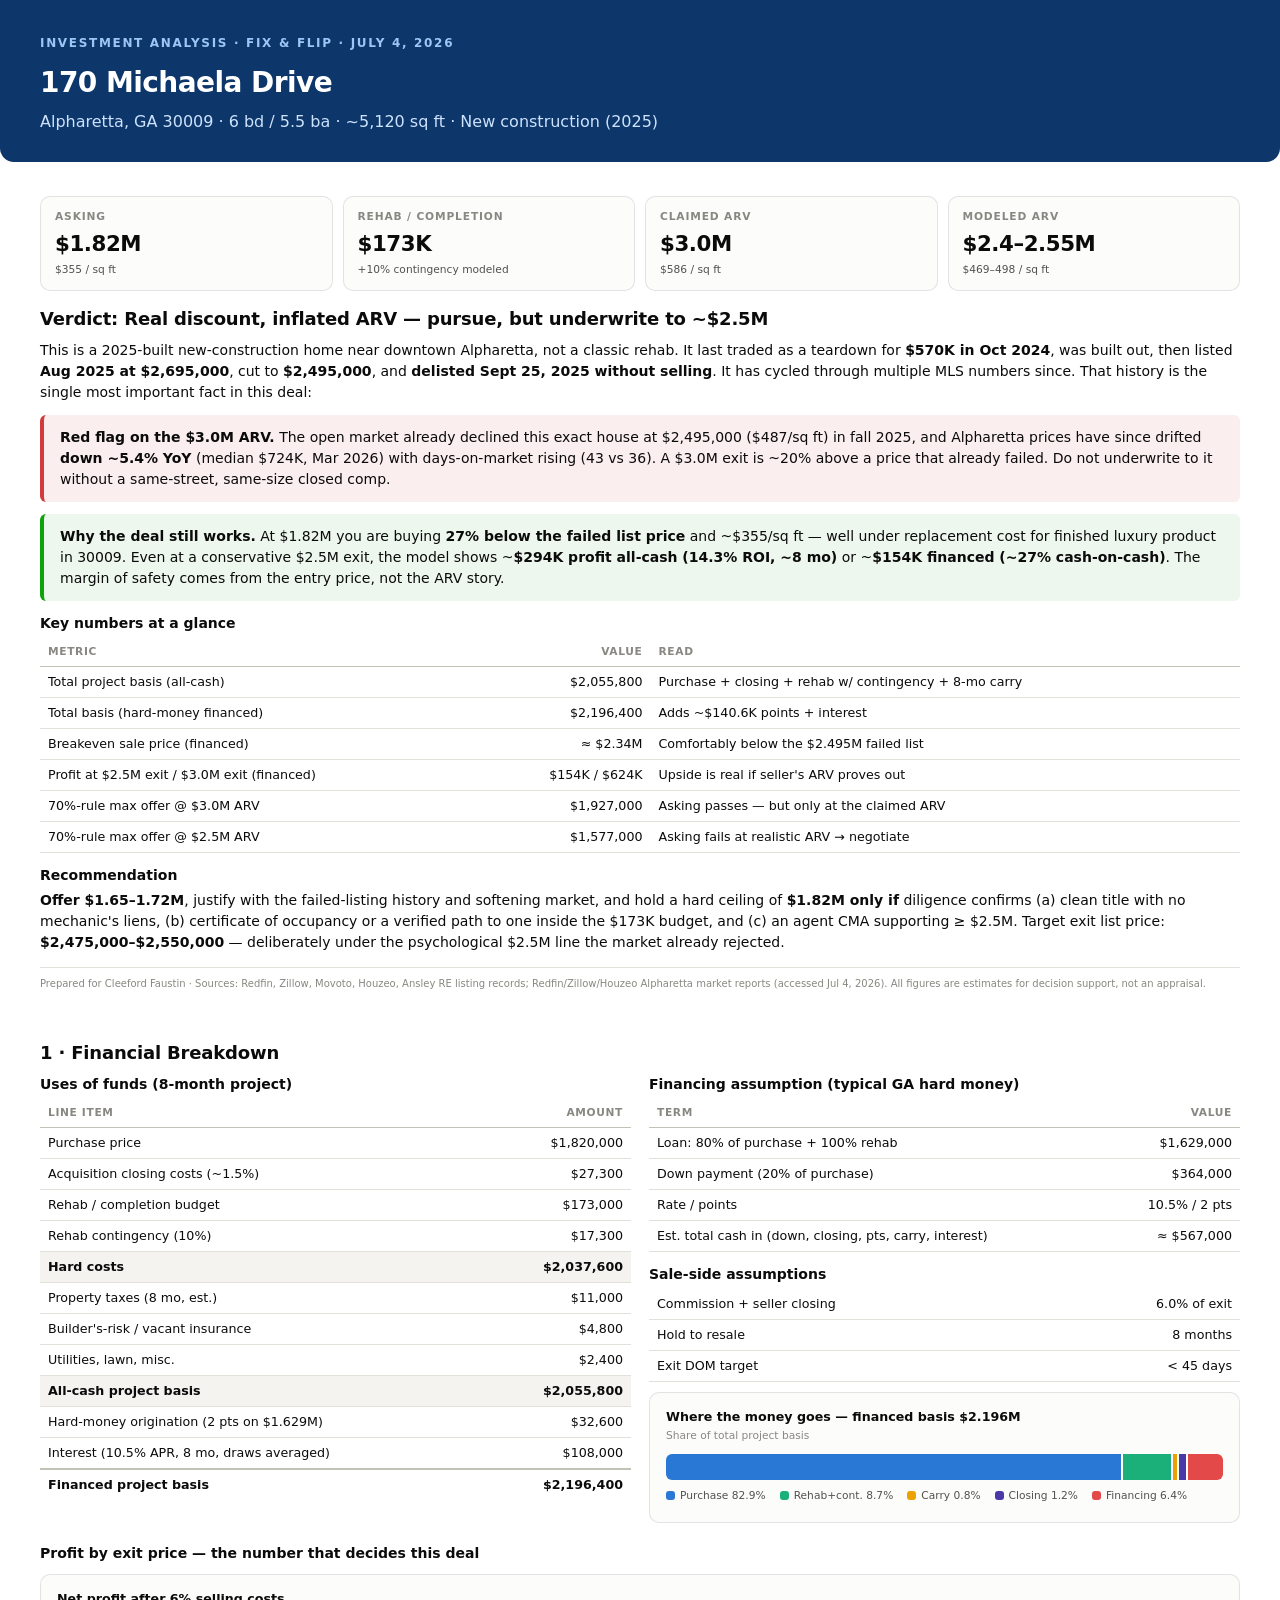
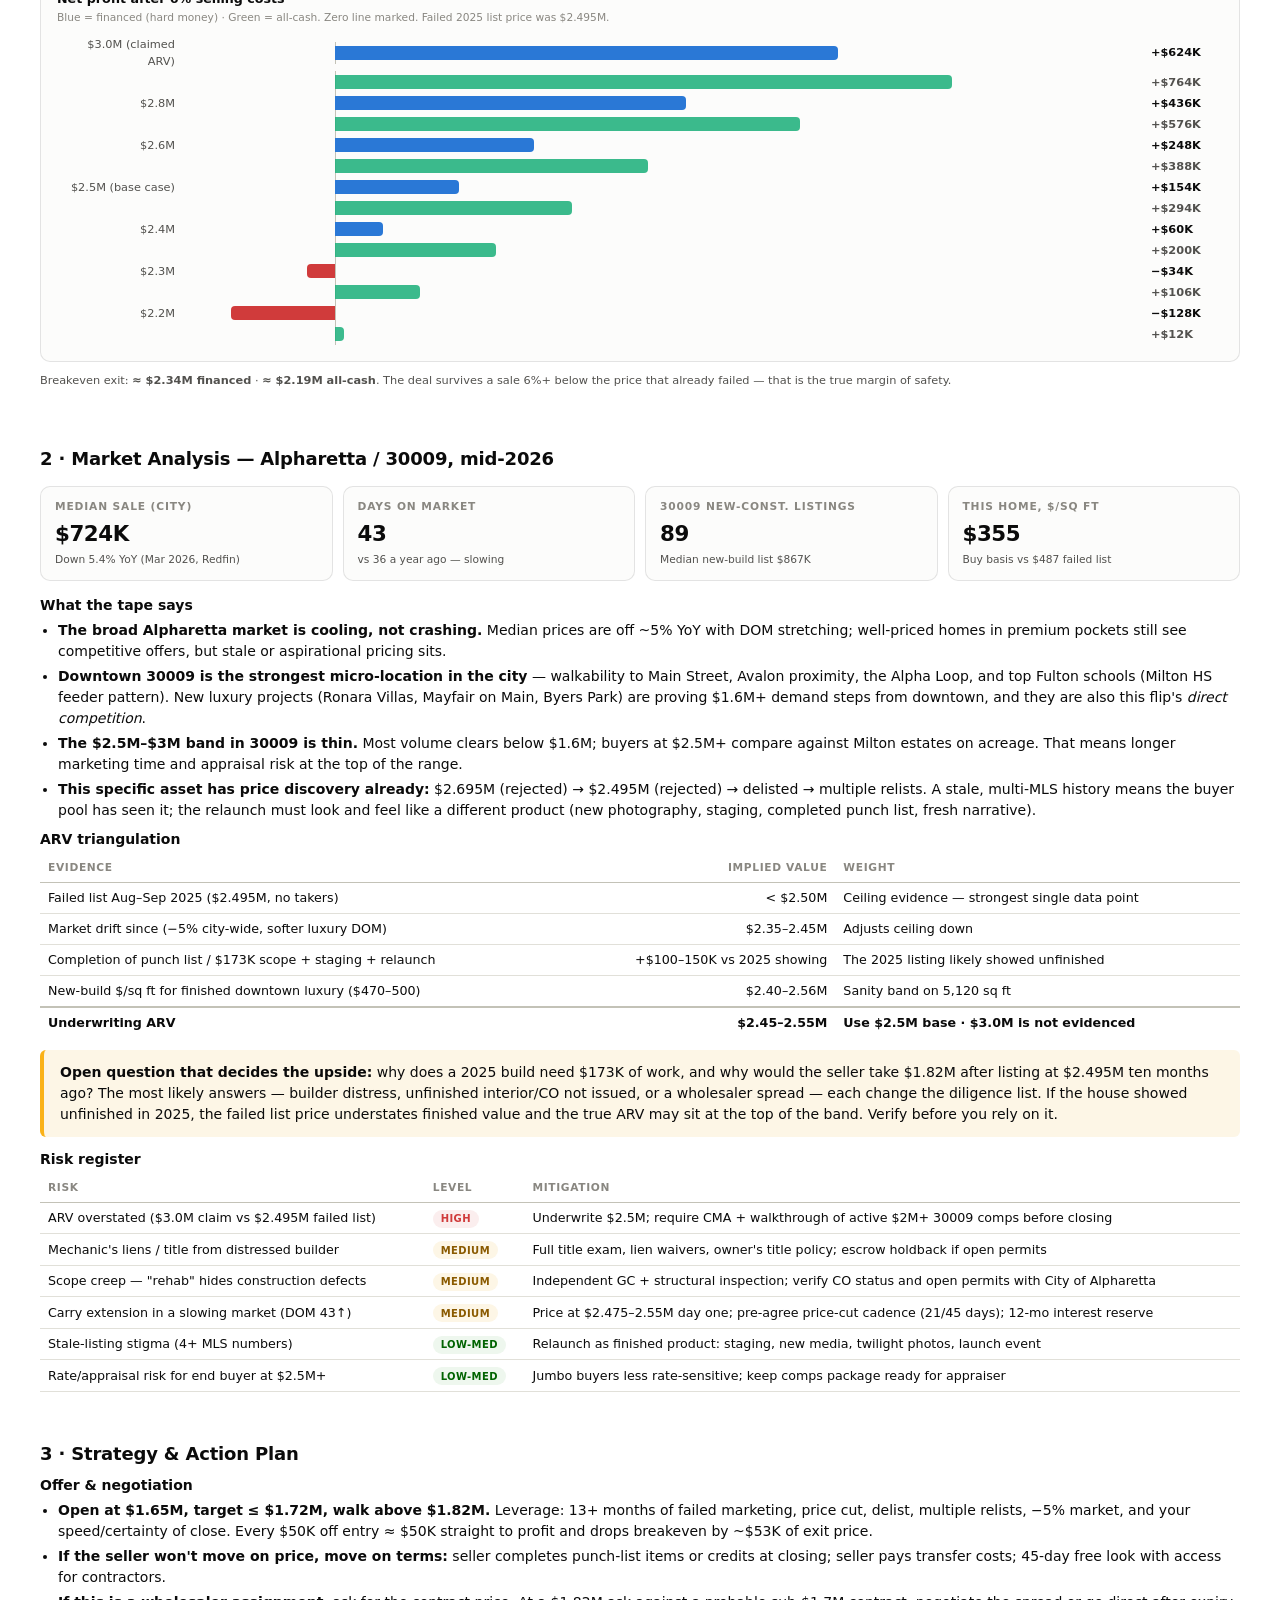
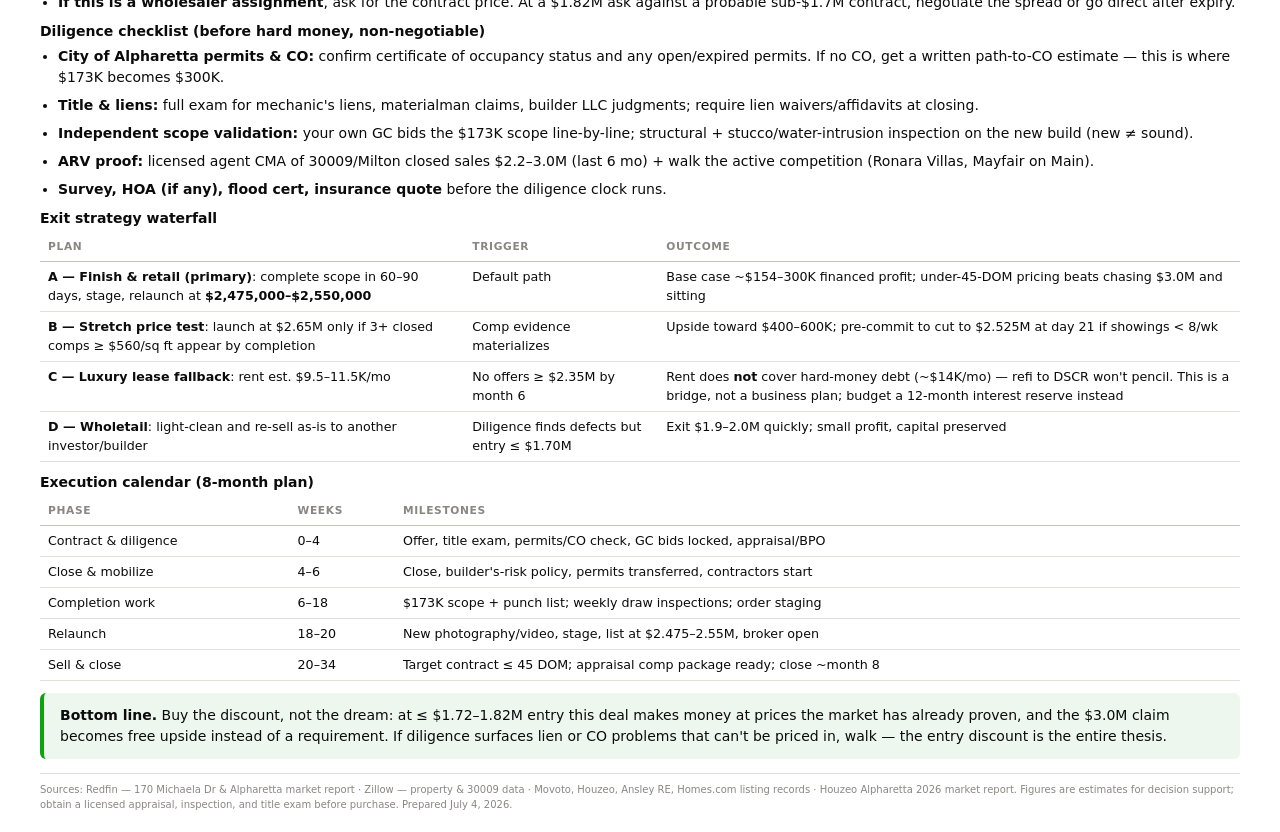
<file: real-estate-analysis/michaela-report.html>
<!DOCTYPE html>
<html lang="en">
<head>
<meta charset="utf-8">
<title>170 Michaela Drive — Deal Analysis</title>
<style>
  :root{
    --surface:#fcfcfb; --page:#f9f9f7;
    --ink:#0b0b0b; --ink2:#52514e; --muted:#898781;
    --grid:#e1e0d9; --axis:#c3c2b7; --border:rgba(11,11,11,0.10);
    --s1:#2a78d6; --s2:#1baf7a; --s3:#eda100; --s6:#e34948;
    --good:#0ca30c; --goodtext:#006300; --warn:#fab219; --serious:#ec835a; --critical:#d03b3b;
  }
  *{box-sizing:border-box;margin:0;padding:0;-webkit-print-color-adjust:exact;print-color-adjust:exact}
  html,body{background:#fff;color:var(--ink);font-family:system-ui,-apple-system,"Segoe UI",sans-serif;font-size:10.5pt;line-height:1.5}
  .page{page-break-after:always;padding:0}
  .page:last-child{page-break-after:auto}
  h1{font-size:21pt;font-weight:800;letter-spacing:-.02em}
  h2{font-size:13.5pt;font-weight:700;margin:0 0 8px;letter-spacing:-.01em}
  h3{font-size:10.5pt;font-weight:700;margin:0 0 4px}
  p{margin:0 0 8px;color:var(--ink)}
  .sub{color:var(--ink2)} .mut{color:var(--muted)}
  .small{font-size:8.5pt}
  .cover-band{background:#0d366b;color:#fff;padding:34px 40px 28px;border-radius:0 0 14px 14px}
  .cover-band .kicker{font-size:9pt;letter-spacing:.14em;text-transform:uppercase;color:#9ec5f4;font-weight:700;margin-bottom:10px}
  .cover-band h1{color:#fff;margin-bottom:6px}
  .cover-band .addr{font-size:12pt;color:#cde2fb}
  .wrap{padding:20px 40px}
  .tiles{display:flex;gap:10px;margin:14px 0}
  .tile{flex:1;background:var(--surface);border:1px solid var(--border);border-radius:10px;padding:12px 14px}
  .tile .lab{font-size:8pt;letter-spacing:.08em;text-transform:uppercase;color:var(--muted);font-weight:700;margin-bottom:3px}
  .tile .val{font-size:16pt;font-weight:800;letter-spacing:-.02em}
  .tile .note{font-size:8pt;color:var(--ink2);margin-top:2px}
  .verdict{border-left:4px solid var(--warn);background:#fdf6e6;border-radius:6px;padding:12px 16px;margin:12px 0}
  .flag{border-left:4px solid var(--critical);background:#fbeeee;border-radius:6px;padding:12px 16px;margin:12px 0}
  .okbox{border-left:4px solid var(--good);background:#eef7ee;border-radius:6px;padding:12px 16px;margin:12px 0}
  table{width:100%;border-collapse:collapse;font-size:9.5pt}
  th{font-size:8pt;text-transform:uppercase;letter-spacing:.06em;color:var(--muted);text-align:left;padding:6px 8px;border-bottom:1.5px solid var(--axis)}
  td{padding:5.5px 8px;border-bottom:1px solid var(--grid);vertical-align:top}
  td.num,th.num{text-align:right;font-variant-numeric:tabular-nums}
  tr.total td{font-weight:800;border-top:2px solid var(--axis);border-bottom:none}
  tr.subtotal td{font-weight:700;background:#f4f3f0}
  .two{display:flex;gap:18px}.two>div{flex:1}
  .chart{background:var(--surface);border:1px solid var(--border);border-radius:10px;padding:14px 16px;margin:10px 0}
  .chart .ct{font-size:9.5pt;font-weight:700;margin-bottom:2px}
  .chart .cs{font-size:8pt;color:var(--muted);margin-bottom:10px}
  .row{display:flex;align-items:center;margin:4px 0;gap:8px}
  .row .rlab{width:118px;font-size:8.5pt;color:var(--ink2);text-align:right;flex:none;font-variant-numeric:tabular-nums}
  .track{flex:1;position:relative;height:16px}
  .bar{position:absolute;top:1px;height:14px;border-radius:0 4px 4px 0}
  .bar.neg{border-radius:4px 0 0 4px}
  .rval{width:72px;font-size:8.5pt;font-weight:700;flex:none;font-variant-numeric:tabular-nums}
  .zeroline{position:absolute;top:-3px;bottom:-3px;width:1.5px;background:var(--axis)}
  ul{margin:0 0 8px 18px}
  li{margin-bottom:4px}
  .steps li{margin-bottom:7px}
  .pill{display:inline-block;font-size:7.5pt;font-weight:700;padding:1.5px 8px;border-radius:99px;letter-spacing:.04em;text-transform:uppercase}
  .pill.hi{background:#fbeeee;color:var(--critical)} .pill.md{background:#fdf6e6;color:#8a5a00} .pill.lo{background:#eef7ee;color:var(--goodtext)}
  .footer{margin-top:14px;padding-top:8px;border-top:1px solid var(--grid);font-size:7.5pt;color:var(--muted)}
  table,.chart,.tiles,.verdict,.flag,.okbox,.row{break-inside:avoid}
  h2,h3{break-after:avoid}
  tr{break-inside:avoid}
  .stackwrap{margin:8px 0 4px}
  .stack{display:flex;height:26px;border-radius:6px;overflow:hidden;gap:2px;background:#fff}
  .stack div{height:100%}
  .sleg{display:flex;gap:14px;margin-top:8px;flex-wrap:wrap}
  .sleg span{font-size:8pt;color:var(--ink2);display:flex;align-items:center;gap:5px}
  .dot{width:9px;height:9px;border-radius:3px;display:inline-block}
</style>
</head>
<body>

<!-- ============ PAGE 1 : COVER / EXEC SUMMARY ============ -->
<div class="page">
  <div class="cover-band">
    <div class="kicker">Investment Analysis · Fix &amp; Flip · July 4, 2026</div>
    <h1>170 Michaela Drive</h1>
    <div class="addr">Alpharetta, GA 30009 · 6 bd / 5.5 ba · ~5,120 sq ft · New construction (2025)</div>
  </div>
  <div class="wrap">
    <div class="tiles">
      <div class="tile"><div class="lab">Asking</div><div class="val">$1.82M</div><div class="note">$355 / sq ft</div></div>
      <div class="tile"><div class="lab">Rehab / Completion</div><div class="val">$173K</div><div class="note">+10% contingency modeled</div></div>
      <div class="tile"><div class="lab">Claimed ARV</div><div class="val">$3.0M</div><div class="note">$586 / sq ft</div></div>
      <div class="tile"><div class="lab">Modeled ARV</div><div class="val">$2.4–2.55M</div><div class="note">$469–498 / sq ft</div></div>
    </div>

    <h2>Verdict: Real discount, inflated ARV — pursue, but underwrite to ~$2.5M</h2>
    <p>This is a 2025-built new-construction home near downtown Alpharetta, not a classic rehab. It last traded as a
    teardown for <b>$570K in Oct 2024</b>, was built out, then listed <b>Aug 2025 at $2,695,000</b>, cut to
    <b>$2,495,000</b>, and <b>delisted Sept 25, 2025 without selling</b>. It has cycled through multiple MLS numbers
    since. That history is the single most important fact in this deal:</p>

    <div class="flag">
      <b>Red flag on the $3.0M ARV.</b> The open market already declined this exact house at $2,495,000
      ($487/sq ft) in fall 2025, and Alpharetta prices have since drifted <b>down ~5.4% YoY</b> (median $724K, Mar 2026)
      with days-on-market rising (43 vs 36). A $3.0M exit is ~20% above a price that already failed. Do not underwrite to it
      without a same-street, same-size closed comp.
    </div>

    <div class="okbox">
      <b>Why the deal still works.</b> At $1.82M you are buying <b>27% below the failed list price</b> and ~$355/sq ft —
      well under replacement cost for finished luxury product in 30009. Even at a conservative $2.5M exit, the model shows
      ~<b>$294K profit all-cash (14.3% ROI, ~8 mo)</b> or ~<b>$154K financed (~27% cash-on-cash)</b>. The margin of
      safety comes from the entry price, not the ARV story.
    </div>

    <h3>Key numbers at a glance</h3>
    <table>
      <tr><th>Metric</th><th class="num">Value</th><th>Read</th></tr>
      <tr><td>Total project basis (all-cash)</td><td class="num">$2,055,800</td><td>Purchase + closing + rehab w/ contingency + 8-mo carry</td></tr>
      <tr><td>Total basis (hard-money financed)</td><td class="num">$2,196,400</td><td>Adds ~$140.6K points + interest</td></tr>
      <tr><td>Breakeven sale price (financed)</td><td class="num">≈ $2.34M</td><td>Comfortably below the $2.495M failed list</td></tr>
      <tr><td>Profit at $2.5M exit / $3.0M exit (financed)</td><td class="num">$154K / $624K</td><td>Upside is real if seller's ARV proves out</td></tr>
      <tr><td>70%-rule max offer @ $3.0M ARV</td><td class="num">$1,927,000</td><td>Asking passes — but only at the claimed ARV</td></tr>
      <tr><td>70%-rule max offer @ $2.5M ARV</td><td class="num">$1,577,000</td><td>Asking fails at realistic ARV → negotiate</td></tr>
    </table>

    <h3 style="margin-top:12px">Recommendation</h3>
    <p><b>Offer $1.65–1.72M</b>, justify with the failed-listing history and softening market, and hold a hard ceiling of
    <b>$1.82M only if</b> diligence confirms (a) clean title with no mechanic's liens, (b) certificate of occupancy or a
    verified path to one inside the $173K budget, and (c) an agent CMA supporting ≥ $2.5M. Target exit list price:
    <b>$2,475,000–$2,550,000</b> — deliberately under the psychological $2.5M line the market already rejected.</p>

    <div class="footer">Prepared for Cleeford Faustin · Sources: Redfin, Zillow, Movoto, Houzeo, Ansley RE listing records; Redfin/Zillow/Houzeo Alpharetta market reports (accessed Jul 4, 2026). All figures are estimates for decision support, not an appraisal.</div>
  </div>
</div>

<!-- ============ PAGE 2 : FINANCIAL BREAKDOWN ============ -->
<div class="page">
  <div class="wrap" style="padding-top:28px">
    <h2>1 · Financial Breakdown</h2>
    <div class="two">
      <div>
        <h3>Uses of funds (8-month project)</h3>
        <table>
          <tr><th>Line item</th><th class="num">Amount</th></tr>
          <tr><td>Purchase price</td><td class="num">$1,820,000</td></tr>
          <tr><td>Acquisition closing costs (~1.5%)</td><td class="num">$27,300</td></tr>
          <tr><td>Rehab / completion budget</td><td class="num">$173,000</td></tr>
          <tr><td>Rehab contingency (10%)</td><td class="num">$17,300</td></tr>
          <tr class="subtotal"><td>Hard costs</td><td class="num">$2,037,600</td></tr>
          <tr><td>Property taxes (8 mo, est.)</td><td class="num">$11,000</td></tr>
          <tr><td>Builder's-risk / vacant insurance</td><td class="num">$4,800</td></tr>
          <tr><td>Utilities, lawn, misc.</td><td class="num">$2,400</td></tr>
          <tr class="subtotal"><td>All-cash project basis</td><td class="num">$2,055,800</td></tr>
          <tr><td>Hard-money origination (2 pts on $1.629M)</td><td class="num">$32,600</td></tr>
          <tr><td>Interest (10.5% APR, 8 mo, draws averaged)</td><td class="num">$108,000</td></tr>
          <tr class="total"><td>Financed project basis</td><td class="num">$2,196,400</td></tr>
        </table>
      </div>
      <div>
        <h3>Financing assumption (typical GA hard money)</h3>
        <table>
          <tr><th>Term</th><th class="num">Value</th></tr>
          <tr><td>Loan: 80% of purchase + 100% rehab</td><td class="num">$1,629,000</td></tr>
          <tr><td>Down payment (20% of purchase)</td><td class="num">$364,000</td></tr>
          <tr><td>Rate / points</td><td class="num">10.5% / 2 pts</td></tr>
          <tr><td>Est. total cash in (down, closing, pts, carry, interest)</td><td class="num">≈ $567,000</td></tr>
        </table>
        <h3 style="margin-top:12px">Sale-side assumptions</h3>
        <table>
          <tr><td>Commission + seller closing</td><td class="num">6.0% of exit</td></tr>
          <tr><td>Hold to resale</td><td class="num">8 months</td></tr>
          <tr><td>Exit DOM target</td><td class="num">&lt; 45 days</td></tr>
        </table>
        <div class="chart">
          <div class="ct">Where the money goes — financed basis $2.196M</div>
          <div class="cs">Share of total project basis</div>
          <div class="stackwrap">
            <div class="stack">
              <div style="width:82.9%;background:#2a78d6"></div>
              <div style="width:8.7%;background:#1baf7a"></div>
              <div style="width:0.8%;background:#eda100"></div>
              <div style="width:1.2%;background:#4a3aa7"></div>
              <div style="width:6.4%;background:#e34948"></div>
            </div>
            <div class="sleg">
              <span><i class="dot" style="background:#2a78d6"></i>Purchase 82.9%</span>
              <span><i class="dot" style="background:#1baf7a"></i>Rehab+cont. 8.7%</span>
              <span><i class="dot" style="background:#eda100"></i>Carry 0.8%</span>
              <span><i class="dot" style="background:#4a3aa7"></i>Closing 1.2%</span>
              <span><i class="dot" style="background:#e34948"></i>Financing 6.4%</span>
            </div>
          </div>
        </div>
      </div>
    </div>

    <h3 style="margin-top:10px">Profit by exit price — the number that decides this deal</h3>
    <div class="chart">
      <div class="ct">Net profit after 6% selling costs</div>
      <div class="cs">Blue = financed (hard money) · Green = all-cash. Zero line marked. Failed 2025 list price was $2.495M.</div>
      <!-- scale: track maps -$150K..+$800K ; zero at 15.8% -->
      <div class="row"><div class="rlab">$3.0M (claimed ARV)</div><div class="track"><div class="zeroline" style="left:15.8%"></div><div class="bar" style="left:15.8%;width:52.4%;background:#2a78d6"></div></div><div class="rval">+$624K</div></div>
      <div class="row"><div class="rlab"></div><div class="track"><div class="zeroline" style="left:15.8%"></div><div class="bar" style="left:15.8%;width:64.3%;background:#1baf7a;opacity:.85"></div></div><div class="rval sub">+$764K</div></div>
      <div class="row"><div class="rlab">$2.8M</div><div class="track"><div class="zeroline" style="left:15.8%"></div><div class="bar" style="left:15.8%;width:36.6%;background:#2a78d6"></div></div><div class="rval">+$436K</div></div>
      <div class="row"><div class="rlab"></div><div class="track"><div class="zeroline" style="left:15.8%"></div><div class="bar" style="left:15.8%;width:48.5%;background:#1baf7a;opacity:.85"></div></div><div class="rval sub">+$576K</div></div>
      <div class="row"><div class="rlab">$2.6M</div><div class="track"><div class="zeroline" style="left:15.8%"></div><div class="bar" style="left:15.8%;width:20.8%;background:#2a78d6"></div></div><div class="rval">+$248K</div></div>
      <div class="row"><div class="rlab"></div><div class="track"><div class="zeroline" style="left:15.8%"></div><div class="bar" style="left:15.8%;width:32.6%;background:#1baf7a;opacity:.85"></div></div><div class="rval sub">+$388K</div></div>
      <div class="row"><div class="rlab">$2.5M (base case)</div><div class="track"><div class="zeroline" style="left:15.8%"></div><div class="bar" style="left:15.8%;width:12.9%;background:#2a78d6"></div></div><div class="rval">+$154K</div></div>
      <div class="row"><div class="rlab"></div><div class="track"><div class="zeroline" style="left:15.8%"></div><div class="bar" style="left:15.8%;width:24.7%;background:#1baf7a;opacity:.85"></div></div><div class="rval sub">+$294K</div></div>
      <div class="row"><div class="rlab">$2.4M</div><div class="track"><div class="zeroline" style="left:15.8%"></div><div class="bar" style="left:15.8%;width:5.0%;background:#2a78d6"></div></div><div class="rval">+$60K</div></div>
      <div class="row"><div class="rlab"></div><div class="track"><div class="zeroline" style="left:15.8%"></div><div class="bar" style="left:15.8%;width:16.8%;background:#1baf7a;opacity:.85"></div></div><div class="rval sub">+$200K</div></div>
      <div class="row"><div class="rlab">$2.3M</div><div class="track"><div class="zeroline" style="left:15.8%"></div><div class="bar neg" style="left:12.9%;width:2.9%;background:#d03b3b"></div></div><div class="rval">−$34K</div></div>
      <div class="row"><div class="rlab"></div><div class="track"><div class="zeroline" style="left:15.8%"></div><div class="bar" style="left:15.8%;width:8.9%;background:#1baf7a;opacity:.85"></div></div><div class="rval sub">+$106K</div></div>
      <div class="row"><div class="rlab">$2.2M</div><div class="track"><div class="zeroline" style="left:15.8%"></div><div class="bar neg" style="left:5.0%;width:10.8%;background:#d03b3b"></div></div><div class="rval">−$128K</div></div>
      <div class="row"><div class="rlab"></div><div class="track"><div class="zeroline" style="left:15.8%"></div><div class="bar" style="left:15.8%;width:1.0%;background:#1baf7a;opacity:.85"></div></div><div class="rval sub">+$12K</div></div>
    </div>
    <p class="small sub">Breakeven exit: <b>≈ $2.34M financed</b> · <b>≈ $2.19M all-cash</b>. The deal survives a sale 6%+ below the price that already failed — that is the true margin of safety.</p>
  </div>
</div>

<!-- ============ PAGE 3 : MARKET ANALYSIS ============ -->
<div class="page">
  <div class="wrap" style="padding-top:28px">
    <h2>2 · Market Analysis — Alpharetta / 30009, mid-2026</h2>
    <div class="tiles">
      <div class="tile"><div class="lab">Median sale (city)</div><div class="val">$724K</div><div class="note">Down 5.4% YoY (Mar 2026, Redfin)</div></div>
      <div class="tile"><div class="lab">Days on market</div><div class="val">43</div><div class="note">vs 36 a year ago — slowing</div></div>
      <div class="tile"><div class="lab">30009 new-const. listings</div><div class="val">89</div><div class="note">Median new-build list $867K</div></div>
      <div class="tile"><div class="lab">This home, $/sq ft</div><div class="val">$355</div><div class="note">Buy basis vs $487 failed list</div></div>
    </div>

    <h3>What the tape says</h3>
    <ul>
      <li><b>The broad Alpharetta market is cooling, not crashing.</b> Median prices are off ~5% YoY with DOM stretching; well-priced homes in premium pockets still see competitive offers, but stale or aspirational pricing sits.</li>
      <li><b>Downtown 30009 is the strongest micro-location in the city</b> — walkability to Main Street, Avalon proximity, the Alpha Loop, and top Fulton schools (Milton HS feeder pattern). New luxury projects (Ronara Villas, Mayfair on Main, Byers Park) are proving $1.6M+ demand steps from downtown, and they are also this flip's <i>direct competition</i>.</li>
      <li><b>The $2.5M–$3M band in 30009 is thin.</b> Most volume clears below $1.6M; buyers at $2.5M+ compare against Milton estates on acreage. That means longer marketing time and appraisal risk at the top of the range.</li>
      <li><b>This specific asset has price discovery already:</b> $2.695M (rejected) → $2.495M (rejected) → delisted → multiple relists. A stale, multi-MLS history means the buyer pool has seen it; the relaunch must look and feel like a different product (new photography, staging, completed punch list, fresh narrative).</li>
    </ul>

    <h3>ARV triangulation</h3>
    <table>
      <tr><th>Evidence</th><th class="num">Implied value</th><th>Weight</th></tr>
      <tr><td>Failed list Aug–Sep 2025 ($2.495M, no takers)</td><td class="num">&lt; $2.50M</td><td>Ceiling evidence — strongest single data point</td></tr>
      <tr><td>Market drift since (−5% city-wide, softer luxury DOM)</td><td class="num">$2.35–2.45M</td><td>Adjusts ceiling down</td></tr>
      <tr><td>Completion of punch list / $173K scope + staging + relaunch</td><td class="num">+$100–150K vs 2025 showing</td><td>The 2025 listing likely showed unfinished</td></tr>
      <tr><td>New-build $/sq ft for finished downtown luxury ($470–500)</td><td class="num">$2.40–2.56M</td><td>Sanity band on 5,120 sq ft</td></tr>
      <tr class="total"><td>Underwriting ARV</td><td class="num">$2.45–2.55M</td><td>Use $2.5M base · $3.0M is not evidenced</td></tr>
    </table>

    <div class="verdict" style="margin-top:12px">
      <b>Open question that decides the upside:</b> why does a 2025 build need $173K of work, and why would the seller
      take $1.82M after listing at $2.495M ten months ago? The most likely answers — builder distress, unfinished
      interior/CO not issued, or a wholesaler spread — each change the diligence list. If the house showed unfinished in
      2025, the failed list price understates finished value and the true ARV may sit at the top of the band. Verify
      before you rely on it.
    </div>

    <h3>Risk register</h3>
    <table>
      <tr><th>Risk</th><th>Level</th><th>Mitigation</th></tr>
      <tr><td>ARV overstated ($3.0M claim vs $2.495M failed list)</td><td><span class="pill hi">High</span></td><td>Underwrite $2.5M; require CMA + walkthrough of active $2M+ 30009 comps before closing</td></tr>
      <tr><td>Mechanic's liens / title from distressed builder</td><td><span class="pill md">Medium</span></td><td>Full title exam, lien waivers, owner's title policy; escrow holdback if open permits</td></tr>
      <tr><td>Scope creep — "rehab" hides construction defects</td><td><span class="pill md">Medium</span></td><td>Independent GC + structural inspection; verify CO status and open permits with City of Alpharetta</td></tr>
      <tr><td>Carry extension in a slowing market (DOM 43↑)</td><td><span class="pill md">Medium</span></td><td>Price at $2.475–2.55M day one; pre-agree price-cut cadence (21/45 days); 12-mo interest reserve</td></tr>
      <tr><td>Stale-listing stigma (4+ MLS numbers)</td><td><span class="pill lo">Low-Med</span></td><td>Relaunch as finished product: staging, new media, twilight photos, launch event</td></tr>
      <tr><td>Rate/appraisal risk for end buyer at $2.5M+</td><td><span class="pill lo">Low-Med</span></td><td>Jumbo buyers less rate-sensitive; keep comps package ready for appraiser</td></tr>
    </table>
  </div>
</div>

<!-- ============ PAGE 4 : STRATEGY ============ -->
<div class="page">
  <div class="wrap" style="padding-top:28px">
    <h2>3 · Strategy &amp; Action Plan</h2>

    <h3>Offer &amp; negotiation</h3>
    <ul>
      <li><b>Open at $1.65M, target ≤ $1.72M, walk above $1.82M.</b> Leverage: 13+ months of failed marketing, price cut, delist, multiple relists, −5% market, and your speed/certainty of close. Every $50K off entry ≈ $50K straight to profit and drops breakeven by ~$53K of exit price.</li>
      <li><b>If the seller won't move on price, move on terms:</b> seller completes punch-list items or credits at closing; seller pays transfer costs; 45-day free look with access for contractors.</li>
      <li><b>If this is a wholesaler assignment</b>, ask for the contract price. At a $1.82M ask against a probable sub-$1.7M contract, negotiate the spread or go direct after expiry.</li>
    </ul>

    <h3>Diligence checklist (before hard money, non-negotiable)</h3>
    <ul class="steps">
      <li><b>City of Alpharetta permits &amp; CO:</b> confirm certificate of occupancy status and any open/expired permits. If no CO, get a written path-to-CO estimate — this is where $173K becomes $300K.</li>
      <li><b>Title &amp; liens:</b> full exam for mechanic's liens, materialman claims, builder LLC judgments; require lien waivers/affidavits at closing.</li>
      <li><b>Independent scope validation:</b> your own GC bids the $173K scope line-by-line; structural + stucco/water-intrusion inspection on the new build (new ≠ sound).</li>
      <li><b>ARV proof:</b> licensed agent CMA of 30009/Milton closed sales $2.2–3.0M (last 6 mo) + walk the active competition (Ronara Villas, Mayfair on Main).</li>
      <li><b>Survey, HOA (if any), flood cert, insurance quote</b> before the diligence clock runs.</li>
    </ul>

    <h3>Exit strategy waterfall</h3>
    <table>
      <tr><th>Plan</th><th>Trigger</th><th>Outcome</th></tr>
      <tr><td><b>A — Finish &amp; retail (primary)</b>: complete scope in 60–90 days, stage, relaunch at <b>$2,475,000–$2,550,000</b></td><td>Default path</td><td>Base case ~$154–300K financed profit; under-45-DOM pricing beats chasing $3.0M and sitting</td></tr>
      <tr><td><b>B — Stretch price test</b>: launch at $2.65M only if 3+ closed comps ≥ $560/sq ft appear by completion</td><td>Comp evidence materializes</td><td>Upside toward $400–600K; pre-commit to cut to $2.525M at day 21 if showings &lt; 8/wk</td></tr>
      <tr><td><b>C — Luxury lease fallback</b>: rent est. $9.5–11.5K/mo</td><td>No offers ≥ $2.35M by month 6</td><td>Rent does <b>not</b> cover hard-money debt (~$14K/mo) — refi to DSCR won't pencil. This is a bridge, not a business plan; budget a 12-month interest reserve instead</td></tr>
      <tr><td><b>D — Wholetail</b>: light-clean and re-sell as-is to another investor/builder</td><td>Diligence finds defects but entry ≤ $1.70M</td><td>Exit $1.9–2.0M quickly; small profit, capital preserved</td></tr>
    </table>

    <h3 style="margin-top:10px">Execution calendar (8-month plan)</h3>
    <table>
      <tr><th>Phase</th><th>Weeks</th><th>Milestones</th></tr>
      <tr><td>Contract &amp; diligence</td><td>0–4</td><td>Offer, title exam, permits/CO check, GC bids locked, appraisal/BPO</td></tr>
      <tr><td>Close &amp; mobilize</td><td>4–6</td><td>Close, builder's-risk policy, permits transferred, contractors start</td></tr>
      <tr><td>Completion work</td><td>6–18</td><td>$173K scope + punch list; weekly draw inspections; order staging</td></tr>
      <tr><td>Relaunch</td><td>18–20</td><td>New photography/video, stage, list at $2.475–2.55M, broker open</td></tr>
      <tr><td>Sell &amp; close</td><td>20–34</td><td>Target contract ≤ 45 DOM; appraisal comp package ready; close ~month 8</td></tr>
    </table>

    <div class="okbox" style="margin-top:12px">
      <b>Bottom line.</b> Buy the discount, not the dream: at ≤ $1.72–1.82M entry this deal makes money at prices the
      market has already proven, and the $3.0M claim becomes free upside instead of a requirement. If diligence surfaces
      lien or CO problems that can't be priced in, walk — the entry discount is the entire thesis.
    </div>

    <div class="footer">
      Sources: Redfin — 170 Michaela Dr &amp; Alpharetta market report · Zillow — property &amp; 30009 data · Movoto, Houzeo, Ansley RE, Homes.com listing records · Houzeo Alpharetta 2026 market report. Figures are estimates for decision support; obtain a licensed appraisal, inspection, and title exam before purchase. Prepared July 4, 2026.
    </div>
  </div>
</div>

</body>
</html>
</file>
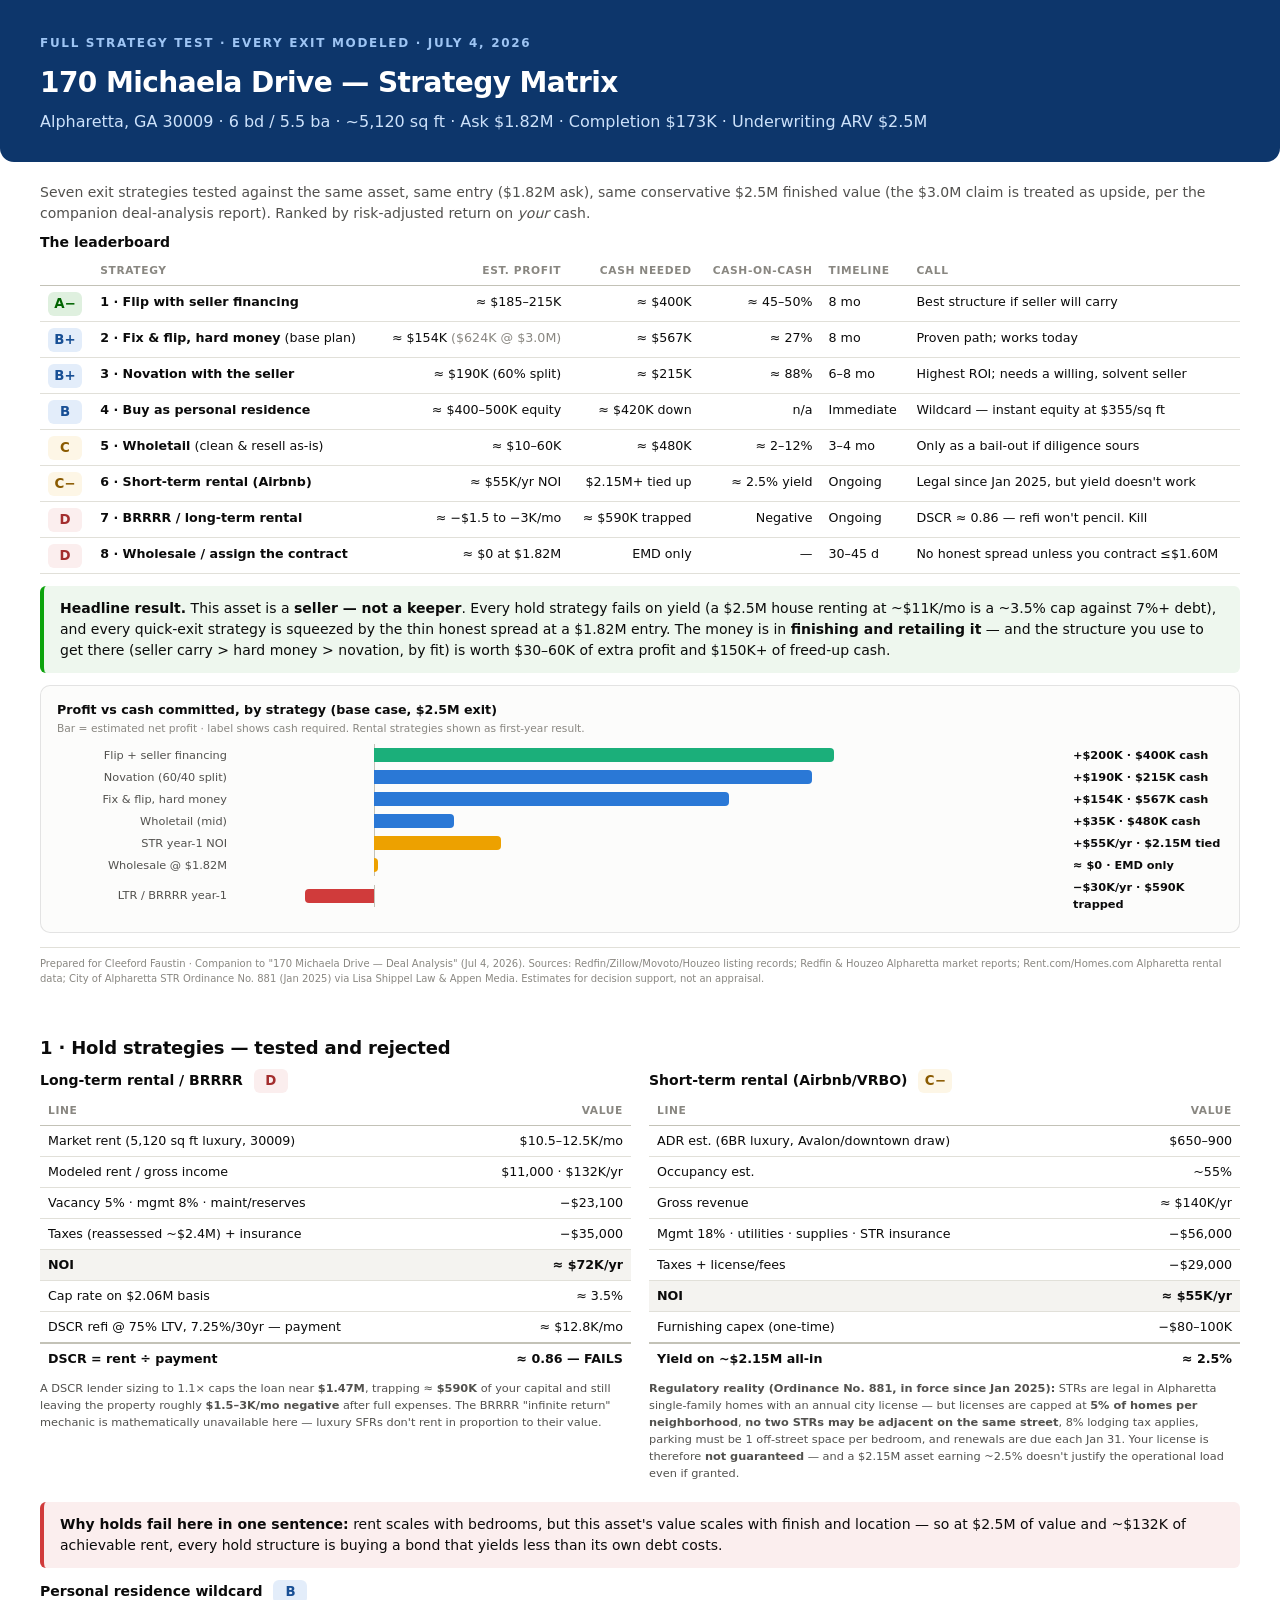
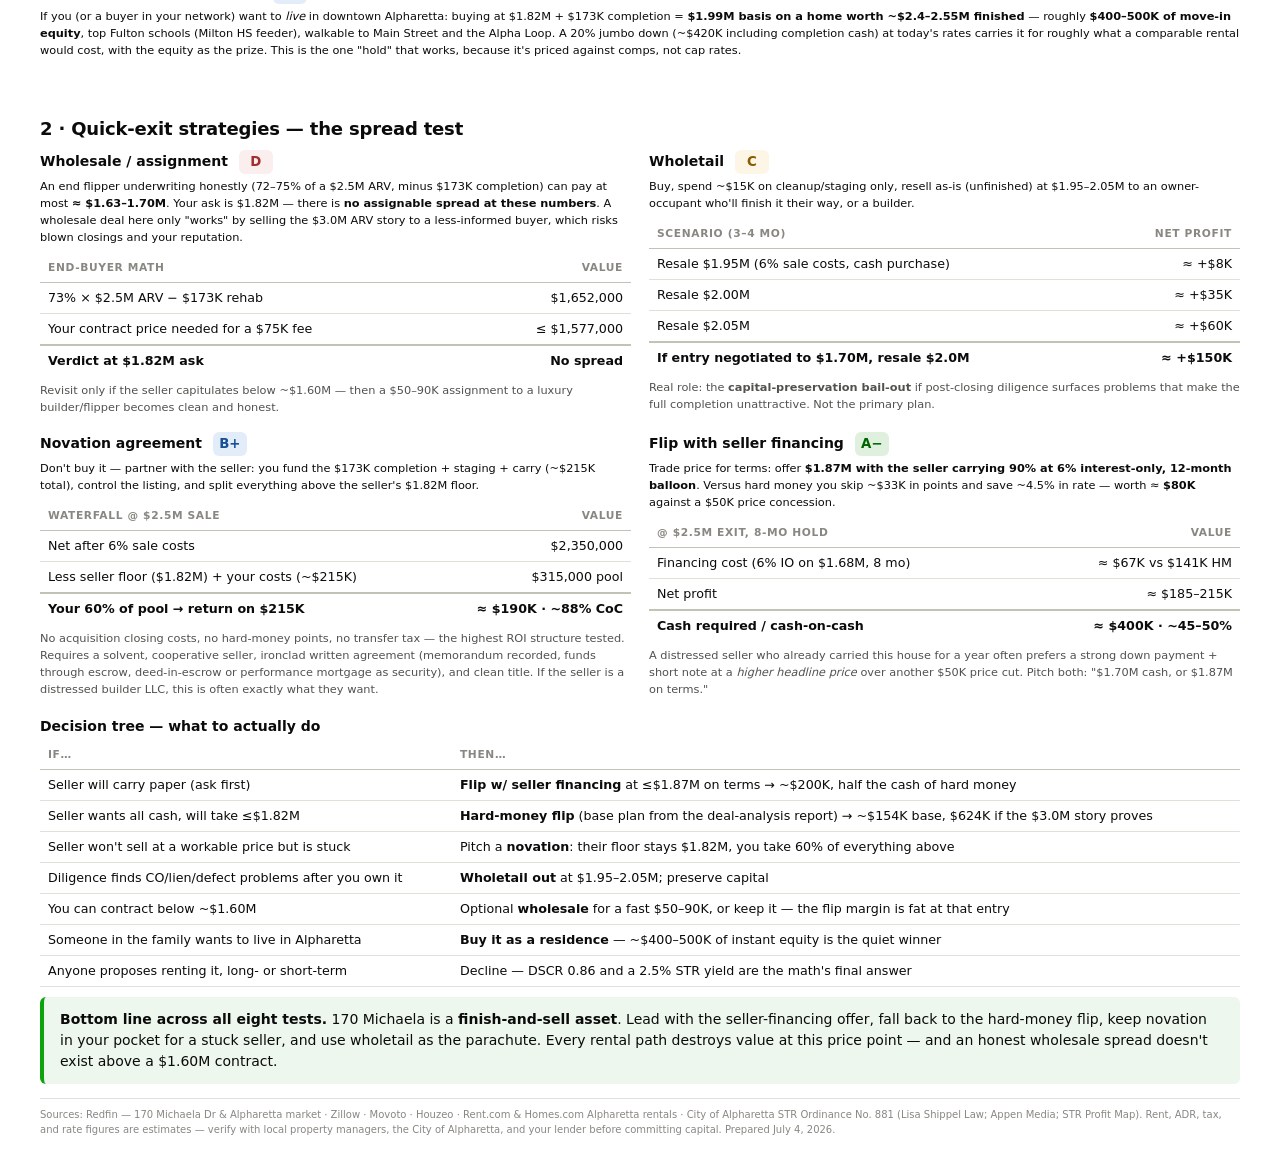
<file: real-estate-analysis/michaela-strategy-matrix.html>
<!DOCTYPE html>
<html lang="en">
<head>
<meta charset="utf-8">
<title>170 Michaela Drive — Full Strategy Matrix</title>
<style>
  :root{
    --surface:#fcfcfb; --page:#f9f9f7;
    --ink:#0b0b0b; --ink2:#52514e; --muted:#898781;
    --grid:#e1e0d9; --axis:#c3c2b7; --border:rgba(11,11,11,0.10);
    --s1:#2a78d6; --s2:#1baf7a; --s3:#eda100; --s6:#e34948;
    --good:#0ca30c; --goodtext:#006300; --warn:#fab219; --critical:#d03b3b;
  }
  *{box-sizing:border-box;margin:0;padding:0;-webkit-print-color-adjust:exact;print-color-adjust:exact}
  html,body{background:#fff;color:var(--ink);font-family:system-ui,-apple-system,"Segoe UI",sans-serif;font-size:10.5pt;line-height:1.5}
  .page{page-break-after:always}
  .page:last-child{page-break-after:auto}
  h1{font-size:21pt;font-weight:800;letter-spacing:-.02em}
  h2{font-size:13.5pt;font-weight:700;margin:0 0 8px;letter-spacing:-.01em}
  h3{font-size:10.5pt;font-weight:700;margin:0 0 4px}
  p{margin:0 0 8px}
  .sub{color:var(--ink2)} .mut{color:var(--muted)} .small{font-size:8.5pt}
  .cover-band{background:#0d366b;color:#fff;padding:34px 40px 28px;border-radius:0 0 14px 14px}
  .cover-band .kicker{font-size:9pt;letter-spacing:.14em;text-transform:uppercase;color:#9ec5f4;font-weight:700;margin-bottom:10px}
  .cover-band h1{color:#fff;margin-bottom:6px}
  .cover-band .addr{font-size:12pt;color:#cde2fb}
  .wrap{padding:20px 40px}
  .tiles{display:flex;gap:10px;margin:14px 0}
  .tile{flex:1;background:var(--surface);border:1px solid var(--border);border-radius:10px;padding:12px 14px}
  .tile .lab{font-size:8pt;letter-spacing:.08em;text-transform:uppercase;color:var(--muted);font-weight:700;margin-bottom:3px}
  .tile .val{font-size:16pt;font-weight:800;letter-spacing:-.02em}
  .tile .note{font-size:8pt;color:var(--ink2);margin-top:2px}
  .verdict{border-left:4px solid var(--warn);background:#fdf6e6;border-radius:6px;padding:12px 16px;margin:12px 0}
  .flag{border-left:4px solid var(--critical);background:#fbeeee;border-radius:6px;padding:12px 16px;margin:12px 0}
  .okbox{border-left:4px solid var(--good);background:#eef7ee;border-radius:6px;padding:12px 16px;margin:12px 0}
  table{width:100%;border-collapse:collapse;font-size:9.5pt}
  th{font-size:8pt;text-transform:uppercase;letter-spacing:.06em;color:var(--muted);text-align:left;padding:6px 8px;border-bottom:1.5px solid var(--axis)}
  td{padding:5.5px 8px;border-bottom:1px solid var(--grid);vertical-align:top}
  td.num,th.num{text-align:right;font-variant-numeric:tabular-nums}
  tr.total td{font-weight:800;border-top:2px solid var(--axis);border-bottom:none}
  tr.subtotal td{font-weight:700;background:#f4f3f0}
  .two{display:flex;gap:18px}.two>div{flex:1}
  .chart{background:var(--surface);border:1px solid var(--border);border-radius:10px;padding:14px 16px;margin:10px 0}
  .chart .ct{font-size:9.5pt;font-weight:700;margin-bottom:2px}
  .chart .cs{font-size:8pt;color:var(--muted);margin-bottom:10px}
  .row{display:flex;align-items:center;margin:5px 0;gap:8px}
  .row .rlab{width:170px;font-size:8.5pt;color:var(--ink2);text-align:right;flex:none}
  .track{flex:1;position:relative;height:16px}
  .bar{position:absolute;top:1px;height:14px;border-radius:0 4px 4px 0}
  .bar.neg{border-radius:4px 0 0 4px}
  .rval{width:150px;font-size:8.5pt;font-weight:700;flex:none;font-variant-numeric:tabular-nums}
  .zeroline{position:absolute;top:-3px;bottom:-3px;width:1.5px;background:var(--axis)}
  ul{margin:0 0 8px 18px}
  li{margin-bottom:4px}
  .grade{display:inline-block;font-weight:800;font-size:10pt;width:34px;height:24px;line-height:24px;text-align:center;border-radius:6px}
  .gA{background:#dff0df;color:#006300}.gB{background:#e3edfa;color:#184f95}.gC{background:#fdf6e6;color:#8a5a00}.gD{background:#fbeeee;color:#a32e2e}
  .pill{display:inline-block;font-size:7.5pt;font-weight:700;padding:1.5px 8px;border-radius:99px;letter-spacing:.04em;text-transform:uppercase}
  .pill.hi{background:#fbeeee;color:var(--critical)} .pill.md{background:#fdf6e6;color:#8a5a00} .pill.lo{background:#eef7ee;color:var(--goodtext)}
  .footer{margin-top:14px;padding-top:8px;border-top:1px solid var(--grid);font-size:7.5pt;color:var(--muted)}
  table,.chart,.tiles,.verdict,.flag,.okbox,.row{break-inside:avoid}
  h2,h3{break-after:avoid}
  tr{break-inside:avoid}
</style>
</head>
<body>

<!-- ============ PAGE 1 : SCOREBOARD ============ -->
<div class="page">
  <div class="cover-band">
    <div class="kicker">Full Strategy Test · Every Exit Modeled · July 4, 2026</div>
    <h1>170 Michaela Drive — Strategy Matrix</h1>
    <div class="addr">Alpharetta, GA 30009 · 6 bd / 5.5 ba · ~5,120 sq ft · Ask $1.82M · Completion $173K · Underwriting ARV $2.5M</div>
  </div>
  <div class="wrap">
    <p class="sub">Seven exit strategies tested against the same asset, same entry ($1.82M ask), same conservative $2.5M finished value
    (the $3.0M claim is treated as upside, per the companion deal-analysis report). Ranked by risk-adjusted return on <i>your</i> cash.</p>

    <h3>The leaderboard</h3>
    <table>
      <tr><th></th><th>Strategy</th><th class="num">Est. profit</th><th class="num">Cash needed</th><th class="num">Cash-on-cash</th><th>Timeline</th><th>Call</th></tr>
      <tr><td><span class="grade gA">A−</span></td><td><b>1 · Flip with seller financing</b></td><td class="num">≈ $185–215K</td><td class="num">≈ $400K</td><td class="num">≈ 45–50%</td><td>8 mo</td><td>Best structure if seller will carry</td></tr>
      <tr><td><span class="grade gB">B+</span></td><td><b>2 · Fix &amp; flip, hard money</b> (base plan)</td><td class="num">≈ $154K <span class="mut">($624K @ $3.0M)</span></td><td class="num">≈ $567K</td><td class="num">≈ 27%</td><td>8 mo</td><td>Proven path; works today</td></tr>
      <tr><td><span class="grade gB">B+</span></td><td><b>3 · Novation with the seller</b></td><td class="num">≈ $190K (60% split)</td><td class="num">≈ $215K</td><td class="num">≈ 88%</td><td>6–8 mo</td><td>Highest ROI; needs a willing, solvent seller</td></tr>
      <tr><td><span class="grade gB">B</span></td><td><b>4 · Buy as personal residence</b></td><td class="num">≈ $400–500K equity</td><td class="num">≈ $420K down</td><td class="num">n/a</td><td>Immediate</td><td>Wildcard — instant equity at $355/sq ft</td></tr>
      <tr><td><span class="grade gC">C</span></td><td><b>5 · Wholetail</b> (clean &amp; resell as-is)</td><td class="num">≈ $10–60K</td><td class="num">≈ $480K</td><td class="num">≈ 2–12%</td><td>3–4 mo</td><td>Only as a bail-out if diligence sours</td></tr>
      <tr><td><span class="grade gC">C−</span></td><td><b>6 · Short-term rental (Airbnb)</b></td><td class="num">≈ $55K/yr NOI</td><td class="num">$2.15M+ tied up</td><td class="num">≈ 2.5% yield</td><td>Ongoing</td><td>Legal since Jan 2025, but yield doesn't work</td></tr>
      <tr><td><span class="grade gD">D</span></td><td><b>7 · BRRRR / long-term rental</b></td><td class="num">≈ −$1.5 to −3K/mo</td><td class="num">≈ $590K trapped</td><td class="num">Negative</td><td>Ongoing</td><td>DSCR ≈ 0.86 — refi won't pencil. Kill</td></tr>
      <tr><td><span class="grade gD">D</span></td><td><b>8 · Wholesale / assign the contract</b></td><td class="num">≈ $0 at $1.82M</td><td class="num">EMD only</td><td class="num">—</td><td>30–45 d</td><td>No honest spread unless you contract ≤$1.60M</td></tr>
    </table>

    <div class="okbox">
      <b>Headline result.</b> This asset is a <b>seller — not a keeper</b>. Every hold strategy fails on yield (a $2.5M house
      renting at ~$11K/mo is a ~3.5% cap against 7%+ debt), and every quick-exit strategy is squeezed by the thin honest
      spread at a $1.82M entry. The money is in <b>finishing and retailing it</b> — and the structure you use to get there
      (seller carry &gt; hard money &gt; novation, by fit) is worth $30–60K of extra profit and $150K+ of freed-up cash.
    </div>

    <div class="chart">
      <div class="ct">Profit vs cash committed, by strategy (base case, $2.5M exit)</div>
      <div class="cs">Bar = estimated net profit · label shows cash required. Rental strategies shown as first-year result.</div>
      <!-- scale: -50K..250K, zero at 16.7% ; width = profit/300K*83.3% -->
      <div class="row"><div class="rlab">Flip + seller financing</div><div class="track"><div class="zeroline" style="left:16.7%"></div><div class="bar" style="left:16.7%;width:55.5%;background:#1baf7a"></div></div><div class="rval">+$200K · $400K cash</div></div>
      <div class="row"><div class="rlab">Novation (60/40 split)</div><div class="track"><div class="zeroline" style="left:16.7%"></div><div class="bar" style="left:16.7%;width:52.8%;background:#2a78d6"></div></div><div class="rval">+$190K · $215K cash</div></div>
      <div class="row"><div class="rlab">Fix &amp; flip, hard money</div><div class="track"><div class="zeroline" style="left:16.7%"></div><div class="bar" style="left:16.7%;width:42.8%;background:#2a78d6"></div></div><div class="rval">+$154K · $567K cash</div></div>
      <div class="row"><div class="rlab">Wholetail (mid)</div><div class="track"><div class="zeroline" style="left:16.7%"></div><div class="bar" style="left:16.7%;width:9.7%;background:#2a78d6"></div></div><div class="rval">+$35K · $480K cash</div></div>
      <div class="row"><div class="rlab">STR year-1 NOI</div><div class="track"><div class="zeroline" style="left:16.7%"></div><div class="bar" style="left:16.7%;width:15.3%;background:#eda100"></div></div><div class="rval">+$55K/yr · $2.15M tied</div></div>
      <div class="row"><div class="rlab">Wholesale @ $1.82M</div><div class="track"><div class="zeroline" style="left:16.7%"></div><div class="bar" style="left:16.7%;width:0.5%;background:#eda100"></div></div><div class="rval">≈ $0 · EMD only</div></div>
      <div class="row"><div class="rlab">LTR / BRRRR year-1</div><div class="track"><div class="zeroline" style="left:16.7%"></div><div class="bar neg" style="left:8.4%;width:8.3%;background:#d03b3b"></div></div><div class="rval">−$30K/yr · $590K trapped</div></div>
    </div>

    <div class="footer">Prepared for Cleeford Faustin · Companion to "170 Michaela Drive — Deal Analysis" (Jul 4, 2026). Sources: Redfin/Zillow/Movoto/Houzeo listing records; Redfin &amp; Houzeo Alpharetta market reports; Rent.com/Homes.com Alpharetta rental data; City of Alpharetta STR Ordinance No. 881 (Jan 2025) via Lisa Shippel Law &amp; Appen Media. Estimates for decision support, not an appraisal.</div>
  </div>
</div>

<!-- ============ PAGE 2 : HOLD STRATEGIES ============ -->
<div class="page">
  <div class="wrap" style="padding-top:28px">
    <h2>1 · Hold strategies — tested and rejected</h2>

    <div class="two">
      <div>
        <h3>Long-term rental / BRRRR <span class="grade gD" style="margin-left:6px">D</span></h3>
        <table>
          <tr><th>Line</th><th class="num">Value</th></tr>
          <tr><td>Market rent (5,120 sq ft luxury, 30009)</td><td class="num">$10.5–12.5K/mo</td></tr>
          <tr><td>Modeled rent / gross income</td><td class="num">$11,000 · $132K/yr</td></tr>
          <tr><td>Vacancy 5% · mgmt 8% · maint/reserves</td><td class="num">−$23,100</td></tr>
          <tr><td>Taxes (reassessed ~$2.4M) + insurance</td><td class="num">−$35,000</td></tr>
          <tr class="subtotal"><td>NOI</td><td class="num">≈ $72K/yr</td></tr>
          <tr><td>Cap rate on $2.06M basis</td><td class="num">≈ 3.5%</td></tr>
          <tr><td>DSCR refi @ 75% LTV, 7.25%/30yr — payment</td><td class="num">≈ $12.8K/mo</td></tr>
          <tr class="total"><td>DSCR = rent ÷ payment</td><td class="num">≈ 0.86 — FAILS</td></tr>
        </table>
        <p class="small sub" style="margin-top:6px">A DSCR lender sizing to 1.1× caps the loan near <b>$1.47M</b>, trapping
        ≈ <b>$590K</b> of your capital and still leaving the property roughly <b>$1.5–3K/mo negative</b> after full expenses.
        The BRRRR "infinite return" mechanic is mathematically unavailable here — luxury SFRs don't rent in proportion to
        their value.</p>
      </div>
      <div>
        <h3>Short-term rental (Airbnb/VRBO) <span class="grade gC" style="margin-left:6px">C−</span></h3>
        <table>
          <tr><th>Line</th><th class="num">Value</th></tr>
          <tr><td>ADR est. (6BR luxury, Avalon/downtown draw)</td><td class="num">$650–900</td></tr>
          <tr><td>Occupancy est.</td><td class="num">~55%</td></tr>
          <tr><td>Gross revenue</td><td class="num">≈ $140K/yr</td></tr>
          <tr><td>Mgmt 18% · utilities · supplies · STR insurance</td><td class="num">−$56,000</td></tr>
          <tr><td>Taxes + license/fees</td><td class="num">−$29,000</td></tr>
          <tr class="subtotal"><td>NOI</td><td class="num">≈ $55K/yr</td></tr>
          <tr><td>Furnishing capex (one-time)</td><td class="num">−$80–100K</td></tr>
          <tr class="total"><td>Yield on ~$2.15M all-in</td><td class="num">≈ 2.5%</td></tr>
        </table>
        <p class="small sub" style="margin-top:6px"><b>Regulatory reality (Ordinance No. 881, in force since Jan 2025):</b>
        STRs are legal in Alpharetta single-family homes with an annual city license — but licenses are capped at
        <b>5% of homes per neighborhood</b>, <b>no two STRs may be adjacent on the same street</b>, 8% lodging tax applies,
        parking must be 1 off-street space per bedroom, and renewals are due each Jan 31. Your license is therefore
        <b>not guaranteed</b> — and a $2.15M asset earning ~2.5% doesn't justify the operational load even if granted.</p>
      </div>
    </div>

    <div class="flag">
      <b>Why holds fail here in one sentence:</b> rent scales with bedrooms, but this asset's value scales with finish
      and location — so at $2.5M of value and ~$132K of achievable rent, every hold structure is buying a bond that
      yields less than its own debt costs.
    </div>

    <h3>Personal residence wildcard <span class="grade gB" style="margin-left:6px">B</span></h3>
    <p class="small">If you (or a buyer in your network) want to <i>live</i> in downtown Alpharetta: buying at $1.82M + $173K completion
    = <b>$1.99M basis on a home worth ~$2.4–2.55M finished</b> — roughly <b>$400–500K of move-in equity</b>, top Fulton
    schools (Milton HS feeder), walkable to Main Street and the Alpha Loop. A 20% jumbo down (~$420K including completion cash)
    at today's rates carries it for roughly what a comparable rental would cost, with the equity as the prize. This is the one
    "hold" that works, because it's priced against comps, not cap rates.</p>
  </div>
</div>

<!-- ============ PAGE 3 : QUICK EXITS ============ -->
<div class="page">
  <div class="wrap" style="padding-top:28px">
    <h2>2 · Quick-exit strategies — the spread test</h2>

    <div class="two">
      <div>
        <h3>Wholesale / assignment <span class="grade gD" style="margin-left:6px">D</span></h3>
        <p class="small">An end flipper underwriting honestly (72–75% of a $2.5M ARV, minus $173K completion) can pay at most
        <b>≈ $1.63–1.70M</b>. Your ask is $1.82M — there is <b>no assignable spread at these numbers</b>. A wholesale deal here
        only "works" by selling the $3.0M ARV story to a less-informed buyer, which risks blown closings and your reputation.</p>
        <table>
          <tr><th>End-buyer math</th><th class="num">Value</th></tr>
          <tr><td>73% × $2.5M ARV − $173K rehab</td><td class="num">$1,652,000</td></tr>
          <tr><td>Your contract price needed for a $75K fee</td><td class="num">≤ $1,577,000</td></tr>
          <tr class="total"><td>Verdict at $1.82M ask</td><td class="num">No spread</td></tr>
        </table>
        <p class="small sub" style="margin-top:6px">Revisit only if the seller capitulates below ~$1.60M — then a $50–90K
        assignment to a luxury builder/flipper becomes clean and honest.</p>
      </div>
      <div>
        <h3>Wholetail <span class="grade gC" style="margin-left:6px">C</span></h3>
        <p class="small">Buy, spend ~$15K on cleanup/staging only, resell as-is (unfinished) at $1.95–2.05M to an
        owner-occupant who'll finish it their way, or a builder.</p>
        <table>
          <tr><th>Scenario (3–4 mo)</th><th class="num">Net profit</th></tr>
          <tr><td>Resale $1.95M (6% sale costs, cash purchase)</td><td class="num">≈ +$8K</td></tr>
          <tr><td>Resale $2.00M</td><td class="num">≈ +$35K</td></tr>
          <tr><td>Resale $2.05M</td><td class="num">≈ +$60K</td></tr>
          <tr class="total"><td>If entry negotiated to $1.70M, resale $2.0M</td><td class="num">≈ +$150K</td></tr>
        </table>
        <p class="small sub" style="margin-top:6px">Real role: the <b>capital-preservation bail-out</b> if post-closing
        diligence surfaces problems that make the full completion unattractive. Not the primary plan.</p>
      </div>
    </div>

    <div class="two" style="margin-top:8px">
      <div>
        <h3>Novation agreement <span class="grade gB" style="margin-left:6px">B+</span></h3>
        <p class="small">Don't buy it — partner with the seller: you fund the $173K completion + staging + carry (~$215K total),
        control the listing, and split everything above the seller's $1.82M floor.</p>
        <table>
          <tr><th>Waterfall @ $2.5M sale</th><th class="num">Value</th></tr>
          <tr><td>Net after 6% sale costs</td><td class="num">$2,350,000</td></tr>
          <tr><td>Less seller floor ($1.82M) + your costs (~$215K)</td><td class="num">$315,000 pool</td></tr>
          <tr class="total"><td>Your 60% of pool → return on $215K</td><td class="num">≈ $190K · ~88% CoC</td></tr>
        </table>
        <p class="small sub" style="margin-top:6px">No acquisition closing costs, no hard-money points, no transfer tax — the
        highest ROI structure tested. Requires a solvent, cooperative seller, ironclad written agreement (memorandum recorded,
        funds through escrow, deed-in-escrow or performance mortgage as security), and clean title. If the seller is a
        distressed builder LLC, this is often exactly what they want.</p>
      </div>
      <div>
        <h3>Flip with seller financing <span class="grade gA" style="margin-left:6px">A−</span></h3>
        <p class="small">Trade price for terms: offer <b>$1.87M with the seller carrying 90% at 6% interest-only, 12-month
        balloon</b>. Versus hard money you skip ~$33K in points and save ~4.5% in rate — worth ≈ <b>$80K</b> against a $50K
        price concession.</p>
        <table>
          <tr><th>@ $2.5M exit, 8-mo hold</th><th class="num">Value</th></tr>
          <tr><td>Financing cost (6% IO on $1.68M, 8 mo)</td><td class="num">≈ $67K vs $141K HM</td></tr>
          <tr><td>Net profit</td><td class="num">≈ $185–215K</td></tr>
          <tr class="total"><td>Cash required / cash-on-cash</td><td class="num">≈ $400K · ~45–50%</td></tr>
        </table>
        <p class="small sub" style="margin-top:6px">A distressed seller who already carried this house for a year often
        prefers a strong down payment + short note at a <i>higher headline price</i> over another $50K price cut. Pitch both:
        "$1.70M cash, or $1.87M on terms."</p>
      </div>
    </div>

    <h3 style="margin-top:10px">Decision tree — what to actually do</h3>
    <table>
      <tr><th>If…</th><th>Then…</th></tr>
      <tr><td>Seller will carry paper (ask first)</td><td><b>Flip w/ seller financing</b> at ≤$1.87M on terms → ~$200K, half the cash of hard money</td></tr>
      <tr><td>Seller wants all cash, will take ≤$1.82M</td><td><b>Hard-money flip</b> (base plan from the deal-analysis report) → ~$154K base, $624K if the $3.0M story proves</td></tr>
      <tr><td>Seller won't sell at a workable price but is stuck</td><td>Pitch a <b>novation</b>: their floor stays $1.82M, you take 60% of everything above</td></tr>
      <tr><td>Diligence finds CO/lien/defect problems after you own it</td><td><b>Wholetail out</b> at $1.95–2.05M; preserve capital</td></tr>
      <tr><td>You can contract below ~$1.60M</td><td>Optional <b>wholesale</b> for a fast $50–90K, or keep it — the flip margin is fat at that entry</td></tr>
      <tr><td>Someone in the family wants to live in Alpharetta</td><td><b>Buy it as a residence</b> — ~$400–500K of instant equity is the quiet winner</td></tr>
      <tr><td>Anyone proposes renting it, long- or short-term</td><td>Decline — DSCR 0.86 and a 2.5% STR yield are the math's final answer</td></tr>
    </table>

    <div class="okbox" style="margin-top:10px">
      <b>Bottom line across all eight tests.</b> 170 Michaela is a <b>finish-and-sell asset</b>. Lead with the seller-financing
      offer, fall back to the hard-money flip, keep novation in your pocket for a stuck seller, and use wholetail as the
      parachute. Every rental path destroys value at this price point — and an honest wholesale spread doesn't exist above
      a $1.60M contract.
    </div>

    <div class="footer">Sources: Redfin — 170 Michaela Dr &amp; Alpharetta market · Zillow · Movoto · Houzeo · Rent.com &amp; Homes.com Alpharetta rentals · City of Alpharetta STR Ordinance No. 881 (Lisa Shippel Law; Appen Media; STR Profit Map). Rent, ADR, tax, and rate figures are estimates — verify with local property managers, the City of Alpharetta, and your lender before committing capital. Prepared July 4, 2026.</div>
  </div>
</div>

</body>
</html>
</file>
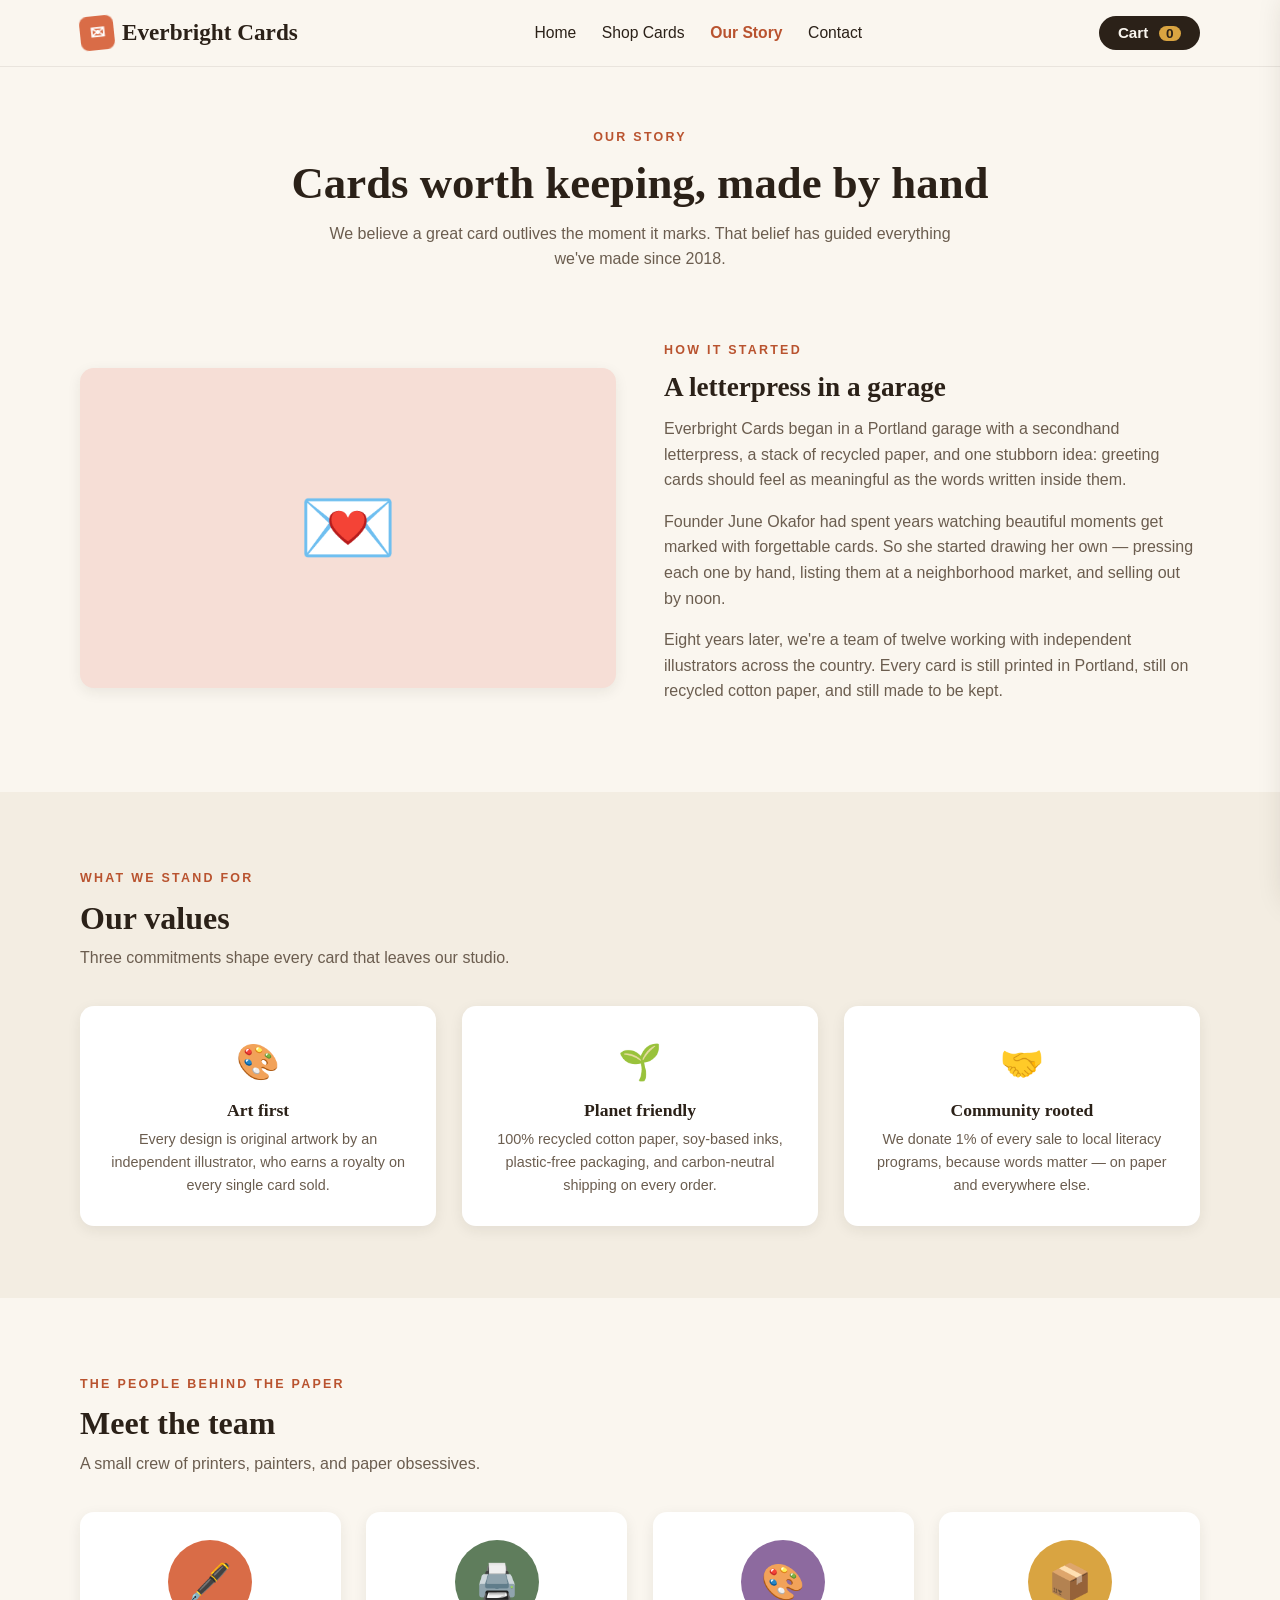
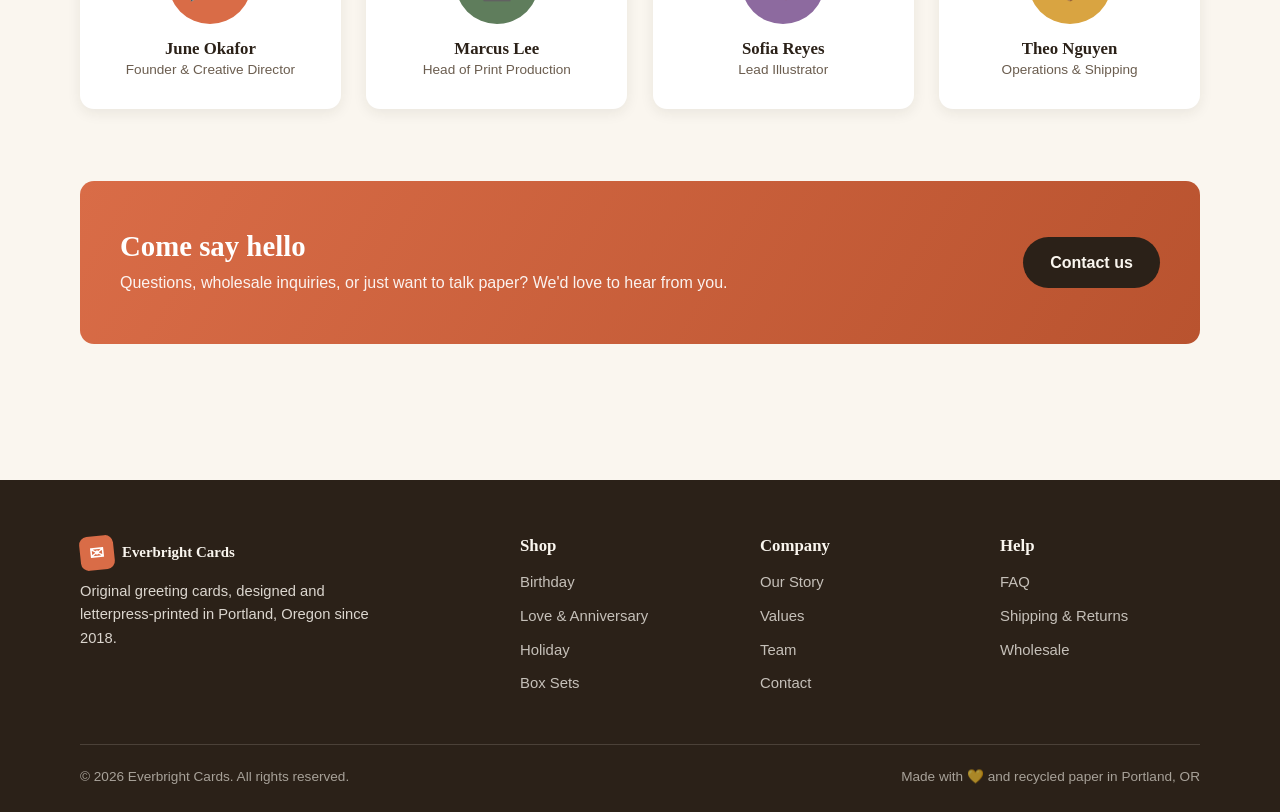
<file: website/about.html>
<!DOCTYPE html>
<html lang="en">
<head>
  <meta charset="UTF-8" />
  <meta name="viewport" content="width=device-width, initial-scale=1.0" />
  <title>Our Story — Everbright Cards</title>
  <meta name="description" content="The story behind Everbright Cards — an independent Portland studio making greeting cards worth keeping since 2018." />
  <link rel="icon" href="data:image/svg+xml,<svg xmlns=%22http://www.w3.org/2000/svg%22 viewBox=%220 0 100 100%22><rect width=%22100%22 height=%22100%22 rx=%2220%22 fill=%22%23d96c47%22/><text x=%2250%22 y=%2268%22 font-size=%2255%22 text-anchor=%22middle%22 fill=%22white%22>✉</text></svg>" />
  <link rel="stylesheet" href="css/style.css" />
</head>
<body>

  <header class="site-header">
    <div class="container header-inner">
      <a href="index.html" class="logo"><span class="logo-mark">✉</span> Everbright Cards</a>
      <nav class="main-nav" id="main-nav">
        <a href="index.html">Home</a>
        <a href="shop.html">Shop Cards</a>
        <a href="about.html" class="active">Our Story</a>
        <a href="contact.html">Contact</a>
      </nav>
      <div style="display:flex; align-items:center; gap:0.8rem;">
        <button class="cart-button" onclick="openCart()">Cart <span class="cart-count">0</span></button>
        <button class="nav-toggle" aria-label="Toggle navigation" onclick="document.getElementById('main-nav').classList.toggle('open')">☰</button>
      </div>
    </div>
  </header>

  <section class="page-hero">
    <div class="container">
      <span class="eyebrow">Our story</span>
      <h1>Cards worth keeping, made by hand</h1>
      <p>We believe a great card outlives the moment it marks. That belief has guided everything we've made since 2018.</p>
    </div>
  </section>

  <section class="section" style="padding-top: 1.5rem;">
    <div class="container about-grid">
      <div class="about-art" aria-hidden="true">💌</div>
      <div class="about-copy">
        <span class="eyebrow">How it started</span>
        <h2>A letterpress in a garage</h2>
        <p>Everbright Cards began in a Portland garage with a secondhand letterpress, a stack of recycled paper, and one stubborn idea: greeting cards should feel as meaningful as the words written inside them.</p>
        <p>Founder June Okafor had spent years watching beautiful moments get marked with forgettable cards. So she started drawing her own — pressing each one by hand, listing them at a neighborhood market, and selling out by noon.</p>
        <p>Eight years later, we're a team of twelve working with independent illustrators across the country. Every card is still printed in Portland, still on recycled cotton paper, and still made to be kept.</p>
      </div>
    </div>
  </section>

  <section class="section" id="values" style="background: #f3ede2;">
    <div class="container">
      <span class="eyebrow">What we stand for</span>
      <h2 class="section-title">Our values</h2>
      <p class="section-sub">Three commitments shape every card that leaves our studio.</p>
      <div class="values-grid">
        <div class="value-card">
          <div class="val-emoji">🎨</div>
          <h3>Art first</h3>
          <p>Every design is original artwork by an independent illustrator, who earns a royalty on every single card sold.</p>
        </div>
        <div class="value-card">
          <div class="val-emoji">🌱</div>
          <h3>Planet friendly</h3>
          <p>100% recycled cotton paper, soy-based inks, plastic-free packaging, and carbon-neutral shipping on every order.</p>
        </div>
        <div class="value-card">
          <div class="val-emoji">🤝</div>
          <h3>Community rooted</h3>
          <p>We donate 1% of every sale to local literacy programs, because words matter — on paper and everywhere else.</p>
        </div>
      </div>
    </div>
  </section>

  <section class="section" id="team">
    <div class="container">
      <span class="eyebrow">The people behind the paper</span>
      <h2 class="section-title">Meet the team</h2>
      <p class="section-sub">A small crew of printers, painters, and paper obsessives.</p>
      <div class="team-grid">
        <div class="team-card">
          <div class="team-avatar" style="background: var(--terracotta);">🖋️</div>
          <h3>June Okafor</h3>
          <p>Founder &amp; Creative Director</p>
        </div>
        <div class="team-card">
          <div class="team-avatar" style="background: var(--sage-dark);">🖨️</div>
          <h3>Marcus Lee</h3>
          <p>Head of Print Production</p>
        </div>
        <div class="team-card">
          <div class="team-avatar" style="background: var(--plum);">🎨</div>
          <h3>Sofia Reyes</h3>
          <p>Lead Illustrator</p>
        </div>
        <div class="team-card">
          <div class="team-avatar" style="background: var(--gold);">📦</div>
          <h3>Theo Nguyen</h3>
          <p>Operations &amp; Shipping</p>
        </div>
      </div>
    </div>
  </section>

  <section class="section" style="padding-top: 0;">
    <div class="container">
      <div class="cta-band">
        <div>
          <h2>Come say hello</h2>
          <p>Questions, wholesale inquiries, or just want to talk paper? We'd love to hear from you.</p>
        </div>
        <a href="contact.html" class="btn" style="background: var(--ink); color: var(--cream);">Contact us</a>
      </div>
    </div>
  </section>

  <footer class="site-footer">
    <div class="container">
      <div class="footer-grid">
        <div class="footer-brand">
          <a href="index.html" class="logo" style="color: var(--cream);"><span class="logo-mark">✉</span> Everbright Cards</a>
          <p>Original greeting cards, designed and letterpress-printed in Portland, Oregon since 2018.</p>
        </div>
        <div>
          <h3>Shop</h3>
          <ul>
            <li><a href="shop.html?category=birthday">Birthday</a></li>
            <li><a href="shop.html?category=love">Love &amp; Anniversary</a></li>
            <li><a href="shop.html?category=holiday">Holiday</a></li>
            <li><a href="shop.html?category=boxset">Box Sets</a></li>
          </ul>
        </div>
        <div>
          <h3>Company</h3>
          <ul>
            <li><a href="about.html">Our Story</a></li>
            <li><a href="about.html#values">Values</a></li>
            <li><a href="about.html#team">Team</a></li>
            <li><a href="contact.html">Contact</a></li>
          </ul>
        </div>
        <div>
          <h3>Help</h3>
          <ul>
            <li><a href="contact.html#faq">FAQ</a></li>
            <li><a href="contact.html">Shipping &amp; Returns</a></li>
            <li><a href="contact.html">Wholesale</a></li>
          </ul>
        </div>
      </div>
      <div class="footer-bottom">
        <span>© 2026 Everbright Cards. All rights reserved.</span>
        <span>Made with 💛 and recycled paper in Portland, OR</span>
      </div>
    </div>
  </footer>

  <div class="cart-overlay" id="cart-overlay"></div>
  <aside class="cart-drawer" id="cart-drawer" aria-label="Shopping cart">
    <div class="cart-header">
      <h2>Your cart</h2>
      <button class="cart-close" aria-label="Close cart" onclick="closeCart()">×</button>
    </div>
    <div class="cart-items" id="cart-items"></div>
    <div class="cart-footer">
      <div class="cart-total-row"><span>Total</span><span id="cart-total">$0.00</span></div>
      <button class="btn btn-primary" onclick="checkout()">Checkout</button>
    </div>
  </aside>

  <script src="js/main.js"></script>
</body>
</html>
</file>
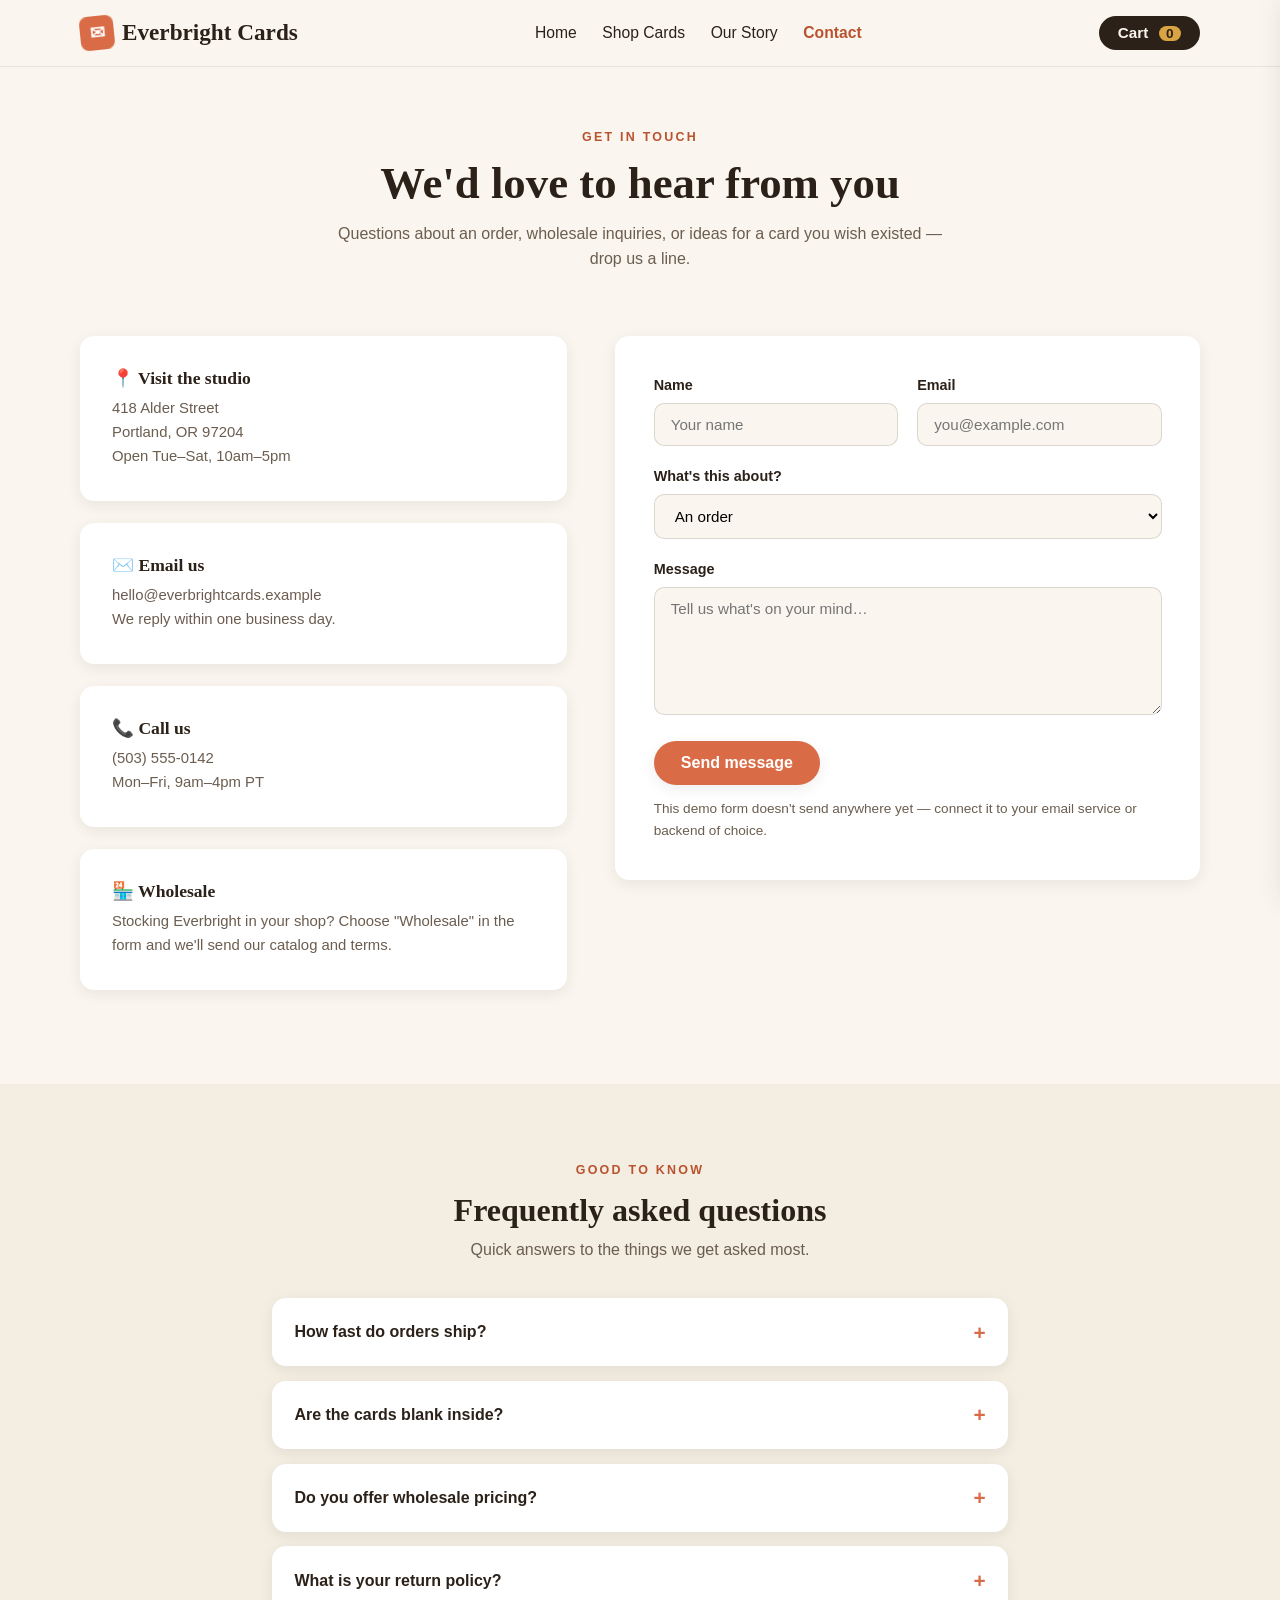
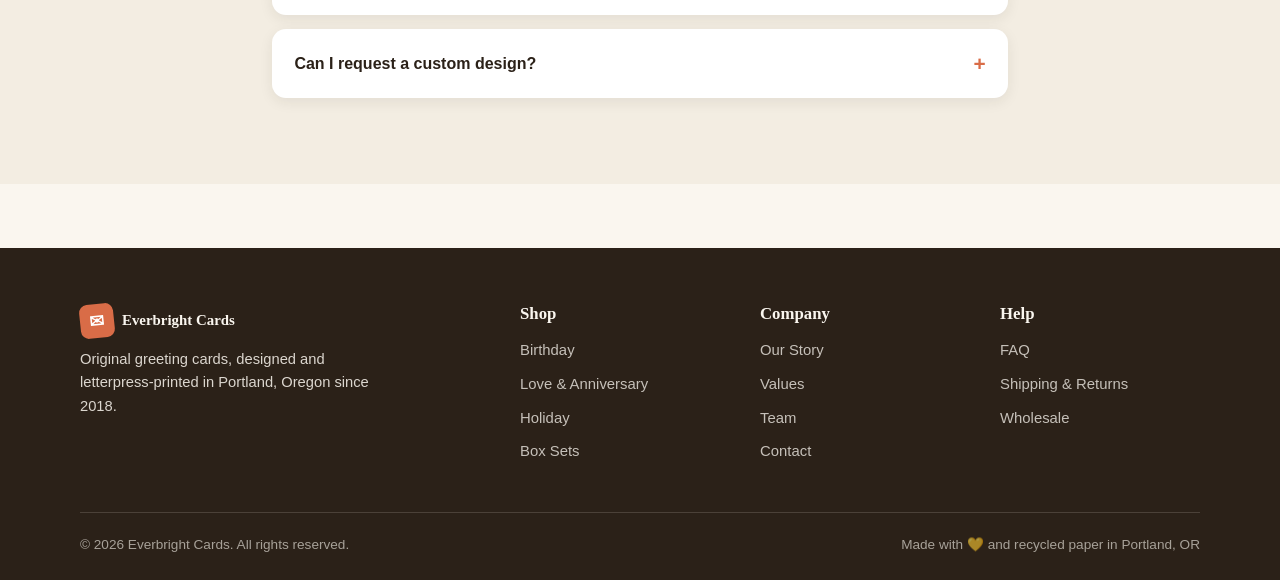
<file: website/contact.html>
<!DOCTYPE html>
<html lang="en">
<head>
  <meta charset="UTF-8" />
  <meta name="viewport" content="width=device-width, initial-scale=1.0" />
  <title>Contact — Everbright Cards</title>
  <meta name="description" content="Get in touch with Everbright Cards — questions, wholesale inquiries, shipping help, and more." />
  <link rel="icon" href="data:image/svg+xml,<svg xmlns=%22http://www.w3.org/2000/svg%22 viewBox=%220 0 100 100%22><rect width=%22100%22 height=%22100%22 rx=%2220%22 fill=%22%23d96c47%22/><text x=%2250%22 y=%2268%22 font-size=%2255%22 text-anchor=%22middle%22 fill=%22white%22>✉</text></svg>" />
  <link rel="stylesheet" href="css/style.css" />
</head>
<body>

  <header class="site-header">
    <div class="container header-inner">
      <a href="index.html" class="logo"><span class="logo-mark">✉</span> Everbright Cards</a>
      <nav class="main-nav" id="main-nav">
        <a href="index.html">Home</a>
        <a href="shop.html">Shop Cards</a>
        <a href="about.html">Our Story</a>
        <a href="contact.html" class="active">Contact</a>
      </nav>
      <div style="display:flex; align-items:center; gap:0.8rem;">
        <button class="cart-button" onclick="openCart()">Cart <span class="cart-count">0</span></button>
        <button class="nav-toggle" aria-label="Toggle navigation" onclick="document.getElementById('main-nav').classList.toggle('open')">☰</button>
      </div>
    </div>
  </header>

  <section class="page-hero">
    <div class="container">
      <span class="eyebrow">Get in touch</span>
      <h1>We'd love to hear from you</h1>
      <p>Questions about an order, wholesale inquiries, or ideas for a card you wish existed — drop us a line.</p>
    </div>
  </section>

  <section class="section" style="padding-top: 1.5rem;">
    <div class="container contact-grid">
      <div>
        <div class="contact-info-card">
          <h3>📍 Visit the studio</h3>
          <p>418 Alder Street<br />Portland, OR 97204<br />Open Tue–Sat, 10am–5pm</p>
        </div>
        <div class="contact-info-card">
          <h3>✉️ Email us</h3>
          <p>hello@everbrightcards.example<br />We reply within one business day.</p>
        </div>
        <div class="contact-info-card">
          <h3>📞 Call us</h3>
          <p>(503) 555-0142<br />Mon–Fri, 9am–4pm PT</p>
        </div>
        <div class="contact-info-card">
          <h3>🏪 Wholesale</h3>
          <p>Stocking Everbright in your shop? Choose "Wholesale" in the form and we'll send our catalog and terms.</p>
        </div>
      </div>

      <form class="contact-form" id="contact-form">
        <div class="form-success" id="contact-success">✅ Thanks for reaching out! We'll get back to you within one business day.</div>
        <div class="form-row">
          <div class="form-group">
            <label for="name">Name</label>
            <input type="text" id="name" name="name" required placeholder="Your name" />
          </div>
          <div class="form-group">
            <label for="email">Email</label>
            <input type="email" id="email" name="email" required placeholder="you@example.com" />
          </div>
        </div>
        <div class="form-group">
          <label for="topic">What's this about?</label>
          <select id="topic" name="topic">
            <option value="order">An order</option>
            <option value="wholesale">Wholesale</option>
            <option value="custom">Custom cards</option>
            <option value="press">Press</option>
            <option value="other">Something else</option>
          </select>
        </div>
        <div class="form-group">
          <label for="message">Message</label>
          <textarea id="message" name="message" rows="6" required placeholder="Tell us what's on your mind…"></textarea>
        </div>
        <button type="submit" class="btn btn-primary">Send message</button>
        <p class="form-note">This demo form doesn't send anywhere yet — connect it to your email service or backend of choice.</p>
      </form>
    </div>
  </section>

  <section class="section" id="faq" style="background: #f3ede2;">
    <div class="container">
      <div style="text-align:center;">
        <span class="eyebrow">Good to know</span>
        <h2 class="section-title">Frequently asked questions</h2>
        <p class="section-sub" style="margin-left:auto; margin-right:auto;">Quick answers to the things we get asked most.</p>
      </div>
      <div class="faq-list">
        <details class="faq-item">
          <summary>How fast do orders ship?</summary>
          <div class="faq-body">Orders placed before 2pm PT leave our Portland studio the same business day; everything else ships the next. Standard delivery takes 3–5 business days within the US.</div>
        </details>
        <details class="faq-item">
          <summary>Are the cards blank inside?</summary>
          <div class="faq-body">Yes — every card is blank inside so the words can be yours. Each one comes with a matching envelope in recycled kraft or ivory.</div>
        </details>
        <details class="faq-item">
          <summary>Do you offer wholesale pricing?</summary>
          <div class="faq-body">We do! We partner with independent shops across the country. Send us a note with "Wholesale" selected in the form above and we'll share our catalog, pricing, and minimums.</div>
        </details>
        <details class="faq-item">
          <summary>What is your return policy?</summary>
          <div class="faq-body">If your order arrives damaged or isn't what you expected, email us within 30 days and we'll replace it or refund you — no need to send anything back.</div>
        </details>
        <details class="faq-item">
          <summary>Can I request a custom design?</summary>
          <div class="faq-body">For weddings, events, and businesses we offer custom runs starting at 50 cards. Choose "Custom cards" in the contact form and tell us about your project.</div>
        </details>
      </div>
    </div>
  </section>

  <footer class="site-footer">
    <div class="container">
      <div class="footer-grid">
        <div class="footer-brand">
          <a href="index.html" class="logo" style="color: var(--cream);"><span class="logo-mark">✉</span> Everbright Cards</a>
          <p>Original greeting cards, designed and letterpress-printed in Portland, Oregon since 2018.</p>
        </div>
        <div>
          <h3>Shop</h3>
          <ul>
            <li><a href="shop.html?category=birthday">Birthday</a></li>
            <li><a href="shop.html?category=love">Love &amp; Anniversary</a></li>
            <li><a href="shop.html?category=holiday">Holiday</a></li>
            <li><a href="shop.html?category=boxset">Box Sets</a></li>
          </ul>
        </div>
        <div>
          <h3>Company</h3>
          <ul>
            <li><a href="about.html">Our Story</a></li>
            <li><a href="about.html#values">Values</a></li>
            <li><a href="about.html#team">Team</a></li>
            <li><a href="contact.html">Contact</a></li>
          </ul>
        </div>
        <div>
          <h3>Help</h3>
          <ul>
            <li><a href="contact.html#faq">FAQ</a></li>
            <li><a href="contact.html">Shipping &amp; Returns</a></li>
            <li><a href="contact.html">Wholesale</a></li>
          </ul>
        </div>
      </div>
      <div class="footer-bottom">
        <span>© 2026 Everbright Cards. All rights reserved.</span>
        <span>Made with 💛 and recycled paper in Portland, OR</span>
      </div>
    </div>
  </footer>

  <div class="cart-overlay" id="cart-overlay"></div>
  <aside class="cart-drawer" id="cart-drawer" aria-label="Shopping cart">
    <div class="cart-header">
      <h2>Your cart</h2>
      <button class="cart-close" aria-label="Close cart" onclick="closeCart()">×</button>
    </div>
    <div class="cart-items" id="cart-items"></div>
    <div class="cart-footer">
      <div class="cart-total-row"><span>Total</span><span id="cart-total">$0.00</span></div>
      <button class="btn btn-primary" onclick="checkout()">Checkout</button>
    </div>
  </aside>

  <script src="js/main.js"></script>
</body>
</html>
</file>
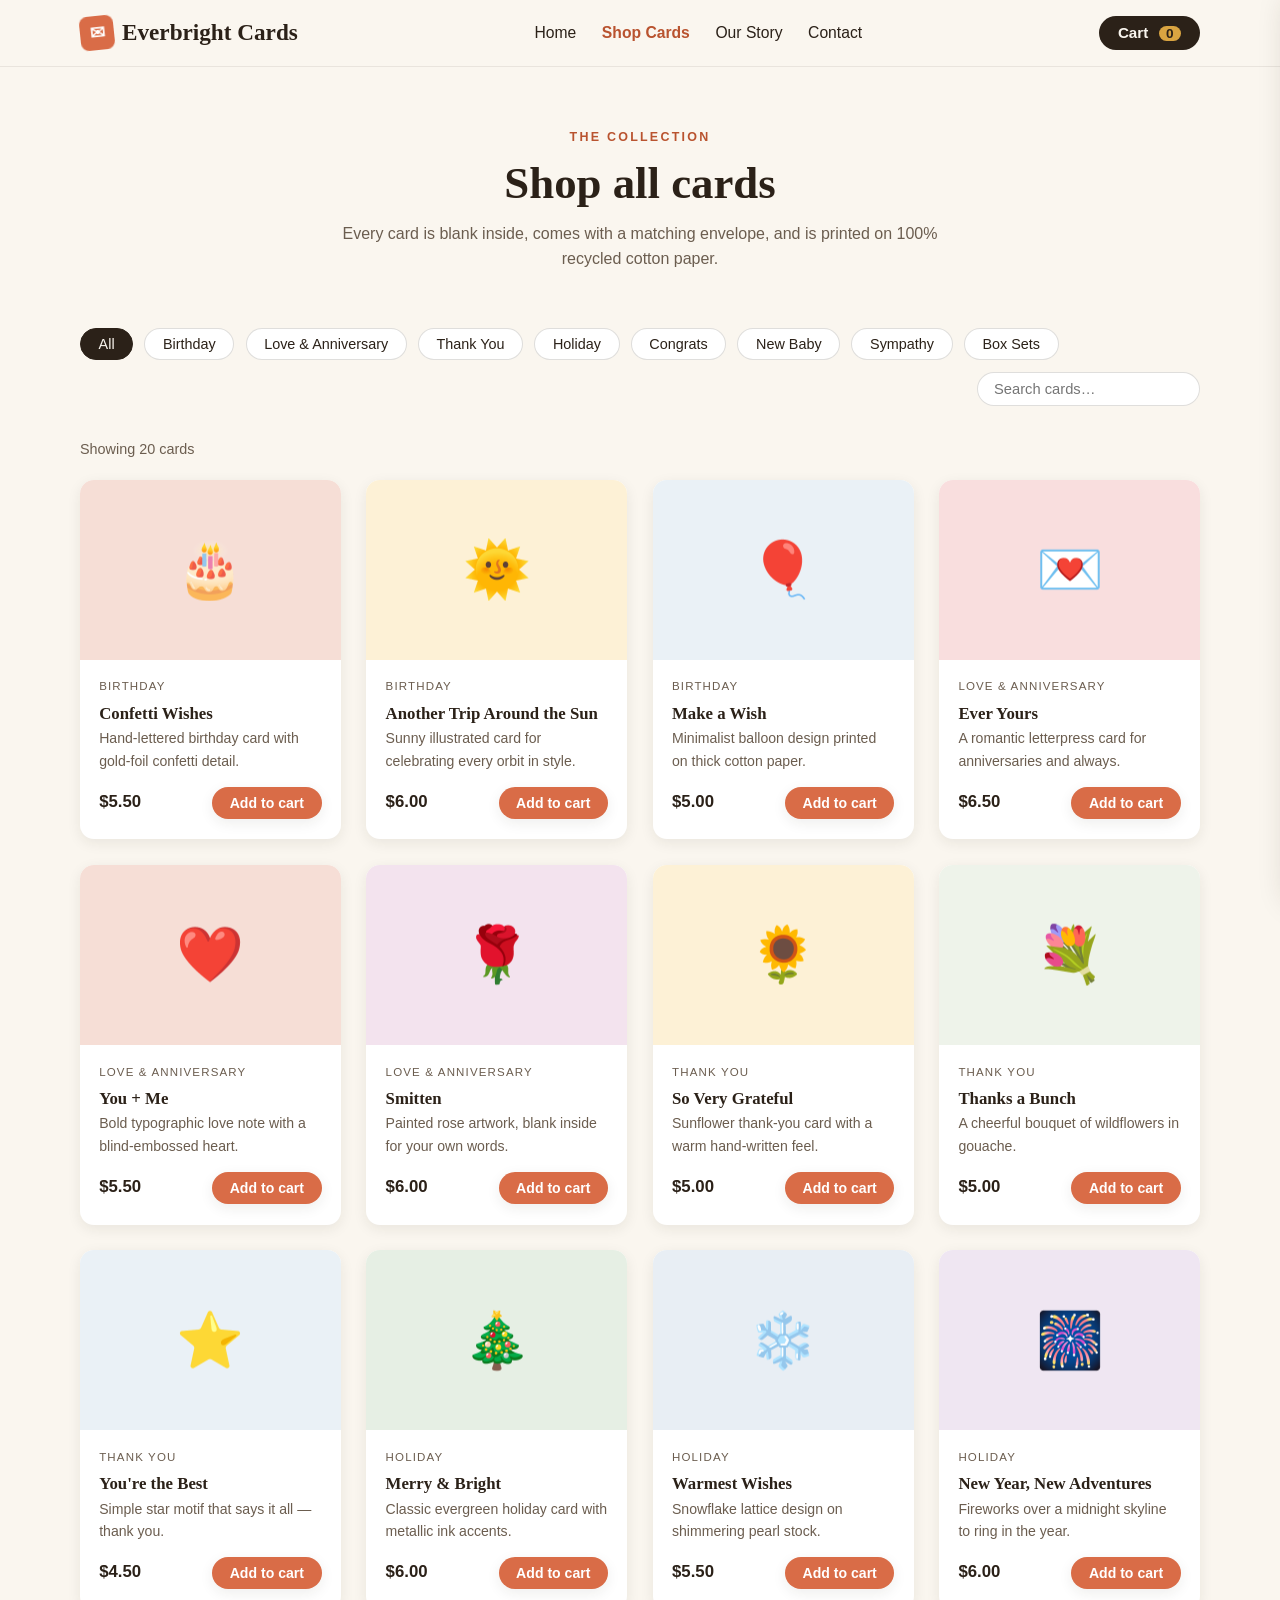
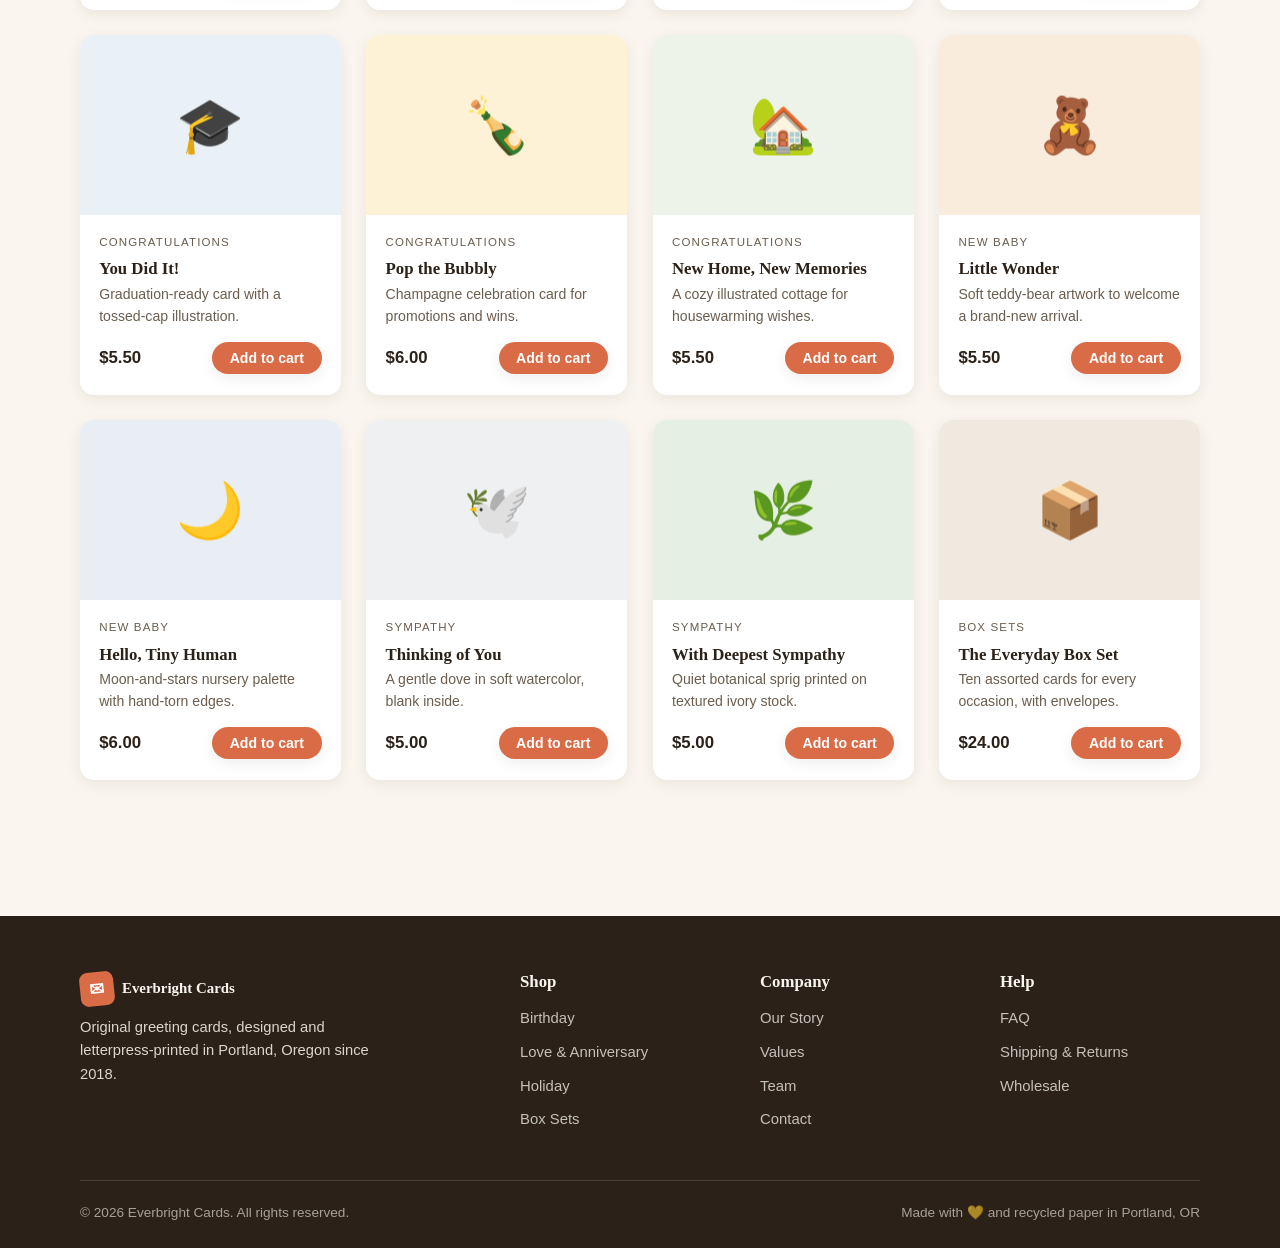
<file: website/shop.html>
<!DOCTYPE html>
<html lang="en">
<head>
  <meta charset="UTF-8" />
  <meta name="viewport" content="width=device-width, initial-scale=1.0" />
  <title>Shop Cards — Everbright Cards</title>
  <meta name="description" content="Browse the full Everbright Cards collection — birthday, love, thank you, holiday, sympathy, and more. Original art on recycled paper." />
  <link rel="icon" href="data:image/svg+xml,<svg xmlns=%22http://www.w3.org/2000/svg%22 viewBox=%220 0 100 100%22><rect width=%22100%22 height=%22100%22 rx=%2220%22 fill=%22%23d96c47%22/><text x=%2250%22 y=%2268%22 font-size=%2255%22 text-anchor=%22middle%22 fill=%22white%22>✉</text></svg>" />
  <link rel="stylesheet" href="css/style.css" />
</head>
<body>

  <header class="site-header">
    <div class="container header-inner">
      <a href="index.html" class="logo"><span class="logo-mark">✉</span> Everbright Cards</a>
      <nav class="main-nav" id="main-nav">
        <a href="index.html">Home</a>
        <a href="shop.html" class="active">Shop Cards</a>
        <a href="about.html">Our Story</a>
        <a href="contact.html">Contact</a>
      </nav>
      <div style="display:flex; align-items:center; gap:0.8rem;">
        <button class="cart-button" onclick="openCart()">Cart <span class="cart-count">0</span></button>
        <button class="nav-toggle" aria-label="Toggle navigation" onclick="document.getElementById('main-nav').classList.toggle('open')">☰</button>
      </div>
    </div>
  </header>

  <section class="page-hero">
    <div class="container">
      <span class="eyebrow">The collection</span>
      <h1>Shop all cards</h1>
      <p>Every card is blank inside, comes with a matching envelope, and is printed on 100% recycled cotton paper.</p>
    </div>
  </section>

  <section class="section" style="padding-top: 1rem;">
    <div class="container">
      <div class="shop-controls">
        <button class="filter-btn active" data-category="all">All</button>
        <button class="filter-btn" data-category="birthday">Birthday</button>
        <button class="filter-btn" data-category="love">Love &amp; Anniversary</button>
        <button class="filter-btn" data-category="thankyou">Thank You</button>
        <button class="filter-btn" data-category="holiday">Holiday</button>
        <button class="filter-btn" data-category="congrats">Congrats</button>
        <button class="filter-btn" data-category="baby">New Baby</button>
        <button class="filter-btn" data-category="sympathy">Sympathy</button>
        <button class="filter-btn" data-category="boxset">Box Sets</button>
        <input type="search" class="search-input" id="shop-search" placeholder="Search cards…" aria-label="Search cards" />
      </div>
      <p style="color: var(--ink-soft); font-size: 0.9rem; margin-bottom: 1.2rem;">Showing <span id="shop-count"></span></p>
      <div class="product-grid" id="product-grid"></div>
    </div>
  </section>

  <footer class="site-footer">
    <div class="container">
      <div class="footer-grid">
        <div class="footer-brand">
          <a href="index.html" class="logo" style="color: var(--cream);"><span class="logo-mark">✉</span> Everbright Cards</a>
          <p>Original greeting cards, designed and letterpress-printed in Portland, Oregon since 2018.</p>
        </div>
        <div>
          <h3>Shop</h3>
          <ul>
            <li><a href="shop.html?category=birthday">Birthday</a></li>
            <li><a href="shop.html?category=love">Love &amp; Anniversary</a></li>
            <li><a href="shop.html?category=holiday">Holiday</a></li>
            <li><a href="shop.html?category=boxset">Box Sets</a></li>
          </ul>
        </div>
        <div>
          <h3>Company</h3>
          <ul>
            <li><a href="about.html">Our Story</a></li>
            <li><a href="about.html#values">Values</a></li>
            <li><a href="about.html#team">Team</a></li>
            <li><a href="contact.html">Contact</a></li>
          </ul>
        </div>
        <div>
          <h3>Help</h3>
          <ul>
            <li><a href="contact.html#faq">FAQ</a></li>
            <li><a href="contact.html">Shipping &amp; Returns</a></li>
            <li><a href="contact.html">Wholesale</a></li>
          </ul>
        </div>
      </div>
      <div class="footer-bottom">
        <span>© 2026 Everbright Cards. All rights reserved.</span>
        <span>Made with 💛 and recycled paper in Portland, OR</span>
      </div>
    </div>
  </footer>

  <div class="cart-overlay" id="cart-overlay"></div>
  <aside class="cart-drawer" id="cart-drawer" aria-label="Shopping cart">
    <div class="cart-header">
      <h2>Your cart</h2>
      <button class="cart-close" aria-label="Close cart" onclick="closeCart()">×</button>
    </div>
    <div class="cart-items" id="cart-items"></div>
    <div class="cart-footer">
      <div class="cart-total-row"><span>Total</span><span id="cart-total">$0.00</span></div>
      <button class="btn btn-primary" onclick="checkout()">Checkout</button>
    </div>
  </aside>

  <script src="js/main.js"></script>
</body>
</html>
</file>
<file: website/css/style.css>
/* ============================================
   Everbright Cards — main stylesheet
   ============================================ */

:root {
  --ink: #2b2118;
  --ink-soft: #6b5d4f;
  --cream: #faf6ef;
  --paper: #ffffff;
  --blush: #f6ded6;
  --terracotta: #d96c47;
  --terracotta-dark: #b9532f;
  --sage: #8ba888;
  --sage-dark: #5f7d5c;
  --gold: #d9a441;
  --sky: #a8c6d9;
  --plum: #8d6a9f;
  --shadow: 0 10px 30px rgba(43, 33, 24, 0.10);
  --shadow-soft: 0 4px 14px rgba(43, 33, 24, 0.08);
  --radius: 14px;
  --font-display: "Georgia", "Times New Roman", serif;
  --font-body: "Helvetica Neue", Helvetica, Arial, sans-serif;
}

* { margin: 0; padding: 0; box-sizing: border-box; }

html { scroll-behavior: smooth; }

body {
  font-family: var(--font-body);
  color: var(--ink);
  background: var(--cream);
  line-height: 1.6;
}

img { max-width: 100%; display: block; }

a { color: var(--terracotta-dark); text-decoration: none; }
a:hover { text-decoration: underline; }

.container {
  width: min(1120px, 92%);
  margin: 0 auto;
}

h1, h2, h3, h4 { font-family: var(--font-display); font-weight: 600; line-height: 1.2; }

.eyebrow {
  display: inline-block;
  font-size: 0.78rem;
  letter-spacing: 0.18em;
  text-transform: uppercase;
  color: var(--terracotta-dark);
  font-weight: 700;
  margin-bottom: 0.6rem;
}

.section { padding: 4.5rem 0; }
.section-title { font-size: 2rem; margin-bottom: 0.5rem; }
.section-sub { color: var(--ink-soft); max-width: 46rem; margin-bottom: 2.2rem; }

/* ---------- Buttons ---------- */
.btn {
  display: inline-block;
  padding: 0.8rem 1.7rem;
  border-radius: 999px;
  border: none;
  font-size: 1rem;
  font-weight: 600;
  cursor: pointer;
  transition: transform 0.15s ease, box-shadow 0.15s ease, background 0.15s ease;
  text-decoration: none;
}
.btn:hover { text-decoration: none; transform: translateY(-2px); }

.btn-primary {
  background: var(--terracotta);
  color: #fff;
  box-shadow: var(--shadow-soft);
}
.btn-primary:hover { background: var(--terracotta-dark); }

.btn-outline {
  background: transparent;
  color: var(--ink);
  border: 2px solid var(--ink);
}
.btn-outline:hover { background: var(--ink); color: var(--cream); }

.btn-small { padding: 0.5rem 1.1rem; font-size: 0.88rem; }

/* ---------- Header ---------- */
.site-header {
  position: sticky;
  top: 0;
  z-index: 50;
  background: rgba(250, 246, 239, 0.92);
  backdrop-filter: blur(8px);
  border-bottom: 1px solid rgba(43, 33, 24, 0.08);
}

.header-inner {
  display: flex;
  align-items: center;
  justify-content: space-between;
  padding: 0.9rem 0;
  gap: 1rem;
}

.logo {
  font-family: var(--font-display);
  font-size: 1.45rem;
  font-weight: 700;
  color: var(--ink);
  display: flex;
  align-items: center;
  gap: 0.5rem;
}
.logo:hover { text-decoration: none; }
.logo-mark {
  width: 34px;
  height: 34px;
  border-radius: 8px;
  background: var(--terracotta);
  color: #fff;
  display: grid;
  place-items: center;
  font-size: 1.1rem;
  transform: rotate(-6deg);
}

.main-nav { display: flex; align-items: center; gap: 1.6rem; }
.main-nav a {
  color: var(--ink);
  font-weight: 500;
  font-size: 0.98rem;
}
.main-nav a:hover { color: var(--terracotta-dark); text-decoration: none; }
.main-nav a.active { color: var(--terracotta-dark); font-weight: 700; }

.cart-button {
  position: relative;
  background: var(--ink);
  color: var(--cream);
  border: none;
  border-radius: 999px;
  padding: 0.55rem 1.2rem;
  font-size: 0.95rem;
  font-weight: 600;
  cursor: pointer;
}
.cart-button:hover { background: var(--terracotta-dark); }
.cart-count {
  background: var(--gold);
  color: var(--ink);
  border-radius: 999px;
  padding: 0 0.45rem;
  margin-left: 0.4rem;
  font-size: 0.85rem;
}

.nav-toggle {
  display: none;
  background: none;
  border: none;
  font-size: 1.6rem;
  cursor: pointer;
  color: var(--ink);
}

/* ---------- Hero ---------- */
.hero {
  padding: 5rem 0 4rem;
  overflow: hidden;
}
.hero-inner {
  display: grid;
  grid-template-columns: 1.1fr 1fr;
  gap: 3rem;
  align-items: center;
}
.hero h1 { font-size: clamp(2.2rem, 5vw, 3.4rem); margin-bottom: 1.1rem; }
.hero h1 em { color: var(--terracotta); font-style: italic; }
.hero p.lead { font-size: 1.15rem; color: var(--ink-soft); margin-bottom: 1.8rem; max-width: 34rem; }
.hero-actions { display: flex; gap: 1rem; flex-wrap: wrap; }

.hero-cards {
  position: relative;
  height: 380px;
}
.hero-card {
  position: absolute;
  width: 220px;
  height: 300px;
  border-radius: 12px;
  box-shadow: var(--shadow);
  display: flex;
  flex-direction: column;
  align-items: center;
  justify-content: center;
  gap: 0.8rem;
  font-family: var(--font-display);
  font-size: 1.25rem;
  text-align: center;
  padding: 1rem;
  transition: transform 0.25s ease;
}
.hero-card:hover { transform: translateY(-8px) rotate(0deg) !important; z-index: 5; }
.hero-card .card-emoji { font-size: 3rem; }
.hero-card-1 { background: var(--blush); left: 0; top: 30px; transform: rotate(-8deg); }
.hero-card-2 { background: #eef3ea; left: 150px; top: 0; transform: rotate(3deg); z-index: 2; }
.hero-card-3 { background: #eaf1f6; left: 300px; top: 50px; transform: rotate(10deg); }

/* ---------- Trust bar ---------- */
.trust-bar {
  background: var(--ink);
  color: var(--cream);
  padding: 1.1rem 0;
}
.trust-items {
  display: flex;
  justify-content: space-between;
  gap: 1rem;
  flex-wrap: wrap;
  font-size: 0.95rem;
}
.trust-items span { opacity: 0.9; }

/* ---------- Category / feature grids ---------- */
.category-grid {
  display: grid;
  grid-template-columns: repeat(4, 1fr);
  gap: 1.4rem;
}
.category-card {
  background: var(--paper);
  border-radius: var(--radius);
  padding: 1.8rem 1.4rem;
  text-align: center;
  box-shadow: var(--shadow-soft);
  color: var(--ink);
  transition: transform 0.2s ease, box-shadow 0.2s ease;
}
.category-card:hover { transform: translateY(-6px); box-shadow: var(--shadow); text-decoration: none; }
.category-card .cat-emoji { font-size: 2.4rem; margin-bottom: 0.6rem; }
.category-card h3 { font-size: 1.15rem; margin-bottom: 0.3rem; }
.category-card p { font-size: 0.9rem; color: var(--ink-soft); }

/* ---------- Product grid ---------- */
.shop-controls {
  display: flex;
  gap: 0.7rem;
  flex-wrap: wrap;
  margin-bottom: 2rem;
  align-items: center;
}
.filter-btn {
  background: var(--paper);
  border: 1.5px solid rgba(43, 33, 24, 0.15);
  border-radius: 999px;
  padding: 0.45rem 1.1rem;
  font-size: 0.9rem;
  cursor: pointer;
  color: var(--ink);
  transition: all 0.15s ease;
}
.filter-btn:hover { border-color: var(--terracotta); color: var(--terracotta-dark); }
.filter-btn.active { background: var(--ink); color: var(--cream); border-color: var(--ink); }

.search-input {
  margin-left: auto;
  padding: 0.5rem 1rem;
  border: 1.5px solid rgba(43, 33, 24, 0.15);
  border-radius: 999px;
  font-size: 0.92rem;
  min-width: 200px;
  background: var(--paper);
}
.search-input:focus { outline: 2px solid var(--terracotta); border-color: transparent; }

.product-grid {
  display: grid;
  grid-template-columns: repeat(4, 1fr);
  gap: 1.6rem;
}

.product-card {
  background: var(--paper);
  border-radius: var(--radius);
  overflow: hidden;
  box-shadow: var(--shadow-soft);
  display: flex;
  flex-direction: column;
  transition: transform 0.2s ease, box-shadow 0.2s ease;
}
.product-card:hover { transform: translateY(-5px); box-shadow: var(--shadow); }

.product-art {
  height: 180px;
  display: grid;
  place-items: center;
  font-size: 3.4rem;
}

.product-info { padding: 1.1rem 1.2rem 1.3rem; display: flex; flex-direction: column; flex: 1; }
.product-info h3 { font-size: 1.05rem; margin-bottom: 0.2rem; }
.product-tag {
  font-size: 0.72rem;
  letter-spacing: 0.1em;
  text-transform: uppercase;
  color: var(--ink-soft);
  margin-bottom: 0.5rem;
}
.product-desc { font-size: 0.88rem; color: var(--ink-soft); flex: 1; margin-bottom: 0.9rem; }
.product-bottom { display: flex; align-items: center; justify-content: space-between; }
.product-price { font-weight: 700; font-size: 1.05rem; }

/* ---------- Steps / how it works ---------- */
.steps-grid {
  display: grid;
  grid-template-columns: repeat(3, 1fr);
  gap: 1.6rem;
}
.step-card {
  background: var(--paper);
  border-radius: var(--radius);
  padding: 2rem 1.6rem;
  box-shadow: var(--shadow-soft);
  position: relative;
}
.step-num {
  width: 40px;
  height: 40px;
  border-radius: 50%;
  background: var(--sage);
  color: #fff;
  display: grid;
  place-items: center;
  font-weight: 700;
  font-size: 1.1rem;
  margin-bottom: 1rem;
}
.step-card h3 { font-size: 1.15rem; margin-bottom: 0.4rem; }
.step-card p { font-size: 0.93rem; color: var(--ink-soft); }

/* ---------- Testimonials ---------- */
.testimonial-grid {
  display: grid;
  grid-template-columns: repeat(3, 1fr);
  gap: 1.6rem;
}
.testimonial {
  background: var(--paper);
  border-radius: var(--radius);
  padding: 1.8rem;
  box-shadow: var(--shadow-soft);
}
.testimonial .stars { color: var(--gold); letter-spacing: 2px; margin-bottom: 0.7rem; }
.testimonial blockquote { font-style: italic; color: var(--ink); margin-bottom: 1rem; font-size: 0.97rem; }
.testimonial cite { font-style: normal; font-weight: 600; font-size: 0.9rem; color: var(--ink-soft); }

/* ---------- Newsletter / CTA band ---------- */
.cta-band {
  background: linear-gradient(120deg, var(--terracotta) 0%, var(--terracotta-dark) 100%);
  color: #fff;
  border-radius: var(--radius);
  padding: 3rem 2.5rem;
  display: flex;
  align-items: center;
  justify-content: space-between;
  gap: 2rem;
  flex-wrap: wrap;
}
.cta-band h2 { font-size: 1.8rem; margin-bottom: 0.4rem; }
.cta-band p { opacity: 0.92; }
.newsletter-form { display: flex; gap: 0.6rem; flex-wrap: wrap; }
.newsletter-form input {
  padding: 0.8rem 1.2rem;
  border-radius: 999px;
  border: none;
  font-size: 0.98rem;
  min-width: 250px;
}
.newsletter-form .btn { background: var(--ink); color: var(--cream); }
.newsletter-form .btn:hover { background: #000; }

/* ---------- Page hero (interior pages) ---------- */
.page-hero {
  padding: 3.5rem 0 2.5rem;
  text-align: center;
}
.page-hero h1 { font-size: clamp(2rem, 4.5vw, 2.8rem); margin-bottom: 0.6rem; }
.page-hero p { color: var(--ink-soft); max-width: 40rem; margin: 0 auto; }

/* ---------- About page ---------- */
.about-grid {
  display: grid;
  grid-template-columns: 1fr 1fr;
  gap: 3rem;
  align-items: center;
}
.about-art {
  background: var(--blush);
  border-radius: var(--radius);
  min-height: 320px;
  display: grid;
  place-items: center;
  font-size: 5rem;
  box-shadow: var(--shadow-soft);
}
.about-copy h2 { font-size: 1.7rem; margin-bottom: 0.8rem; }
.about-copy p { color: var(--ink-soft); margin-bottom: 1rem; }

.values-grid {
  display: grid;
  grid-template-columns: repeat(3, 1fr);
  gap: 1.6rem;
}
.value-card {
  background: var(--paper);
  border-radius: var(--radius);
  padding: 1.8rem;
  box-shadow: var(--shadow-soft);
  text-align: center;
}
.value-card .val-emoji { font-size: 2.2rem; margin-bottom: 0.6rem; }
.value-card h3 { font-size: 1.1rem; margin-bottom: 0.4rem; }
.value-card p { font-size: 0.9rem; color: var(--ink-soft); }

.team-grid {
  display: grid;
  grid-template-columns: repeat(4, 1fr);
  gap: 1.6rem;
}
.team-card {
  background: var(--paper);
  border-radius: var(--radius);
  padding: 1.8rem 1.2rem;
  text-align: center;
  box-shadow: var(--shadow-soft);
}
.team-avatar {
  width: 84px;
  height: 84px;
  border-radius: 50%;
  margin: 0 auto 0.9rem;
  display: grid;
  place-items: center;
  font-size: 2.2rem;
  color: #fff;
}
.team-card h3 { font-size: 1.05rem; }
.team-card p { font-size: 0.85rem; color: var(--ink-soft); }

/* ---------- Contact page ---------- */
.contact-grid {
  display: grid;
  grid-template-columns: 1fr 1.2fr;
  gap: 3rem;
  align-items: start;
}
.contact-info-card {
  background: var(--paper);
  border-radius: var(--radius);
  padding: 2rem;
  box-shadow: var(--shadow-soft);
  margin-bottom: 1.4rem;
}
.contact-info-card h3 { font-size: 1.1rem; margin-bottom: 0.5rem; }
.contact-info-card p { font-size: 0.93rem; color: var(--ink-soft); }

.contact-form {
  background: var(--paper);
  border-radius: var(--radius);
  padding: 2.4rem;
  box-shadow: var(--shadow-soft);
}
.form-row { display: grid; grid-template-columns: 1fr 1fr; gap: 1.2rem; }
.form-group { margin-bottom: 1.2rem; }
.form-group label {
  display: block;
  font-weight: 600;
  font-size: 0.9rem;
  margin-bottom: 0.35rem;
}
.form-group input,
.form-group select,
.form-group textarea {
  width: 100%;
  padding: 0.75rem 1rem;
  border: 1.5px solid rgba(43, 33, 24, 0.15);
  border-radius: 10px;
  font-size: 0.95rem;
  font-family: inherit;
  background: var(--cream);
}
.form-group input:focus,
.form-group select:focus,
.form-group textarea:focus {
  outline: 2px solid var(--terracotta);
  border-color: transparent;
}
.form-note { font-size: 0.85rem; color: var(--ink-soft); margin-top: 0.8rem; }
.form-success {
  display: none;
  background: #e8f2e6;
  border: 1.5px solid var(--sage-dark);
  color: var(--sage-dark);
  border-radius: 10px;
  padding: 1rem 1.2rem;
  margin-bottom: 1.2rem;
  font-weight: 600;
}
.form-success.visible { display: block; }

.faq-list { max-width: 46rem; margin: 0 auto; }
.faq-item {
  background: var(--paper);
  border-radius: var(--radius);
  box-shadow: var(--shadow-soft);
  margin-bottom: 0.9rem;
  overflow: hidden;
}
.faq-item summary {
  cursor: pointer;
  padding: 1.1rem 1.4rem;
  font-weight: 600;
  list-style: none;
  display: flex;
  justify-content: space-between;
  align-items: center;
}
.faq-item summary::-webkit-details-marker { display: none; }
.faq-item summary::after { content: "+"; font-size: 1.3rem; color: var(--terracotta); }
.faq-item[open] summary::after { content: "–"; }
.faq-item .faq-body { padding: 0 1.4rem 1.2rem; color: var(--ink-soft); font-size: 0.95rem; }

/* ---------- Cart drawer ---------- */
.cart-overlay {
  position: fixed;
  inset: 0;
  background: rgba(43, 33, 24, 0.45);
  opacity: 0;
  pointer-events: none;
  transition: opacity 0.25s ease;
  z-index: 90;
}
.cart-overlay.open { opacity: 1; pointer-events: auto; }

.cart-drawer {
  position: fixed;
  top: 0;
  right: -420px;
  width: min(400px, 92vw);
  height: 100vh;
  background: var(--paper);
  z-index: 100;
  box-shadow: -10px 0 30px rgba(43, 33, 24, 0.2);
  transition: right 0.28s ease;
  display: flex;
  flex-direction: column;
}
.cart-drawer.open { right: 0; }

.cart-header {
  display: flex;
  justify-content: space-between;
  align-items: center;
  padding: 1.3rem 1.5rem;
  border-bottom: 1px solid rgba(43, 33, 24, 0.1);
}
.cart-header h2 { font-size: 1.3rem; }
.cart-close { background: none; border: none; font-size: 1.6rem; cursor: pointer; color: var(--ink); }

.cart-items { flex: 1; overflow-y: auto; padding: 1.2rem 1.5rem; }
.cart-empty { color: var(--ink-soft); text-align: center; margin-top: 3rem; }

.cart-item {
  display: flex;
  gap: 0.9rem;
  align-items: center;
  padding: 0.8rem 0;
  border-bottom: 1px solid rgba(43, 33, 24, 0.08);
}
.cart-item-art {
  width: 54px;
  height: 70px;
  border-radius: 8px;
  display: grid;
  place-items: center;
  font-size: 1.6rem;
  flex-shrink: 0;
}
.cart-item-info { flex: 1; }
.cart-item-info h4 { font-size: 0.95rem; font-family: var(--font-body); }
.cart-item-info .cart-item-price { font-size: 0.88rem; color: var(--ink-soft); }
.cart-qty { display: flex; align-items: center; gap: 0.5rem; }
.cart-qty button {
  width: 26px;
  height: 26px;
  border-radius: 50%;
  border: 1.5px solid rgba(43, 33, 24, 0.2);
  background: none;
  cursor: pointer;
  font-size: 1rem;
  line-height: 1;
}
.cart-qty button:hover { background: var(--blush); }

.cart-footer {
  padding: 1.3rem 1.5rem;
  border-top: 1px solid rgba(43, 33, 24, 0.1);
}
.cart-total-row {
  display: flex;
  justify-content: space-between;
  font-weight: 700;
  font-size: 1.1rem;
  margin-bottom: 1rem;
}
.cart-footer .btn { width: 100%; text-align: center; }

/* ---------- Toast ---------- */
.toast {
  position: fixed;
  bottom: 24px;
  left: 50%;
  transform: translate(-50%, 80px);
  background: var(--ink);
  color: var(--cream);
  padding: 0.8rem 1.5rem;
  border-radius: 999px;
  font-size: 0.95rem;
  box-shadow: var(--shadow);
  opacity: 0;
  transition: all 0.3s ease;
  z-index: 120;
  pointer-events: none;
}
.toast.visible { opacity: 1; transform: translate(-50%, 0); }

/* ---------- Footer ---------- */
.site-footer {
  background: var(--ink);
  color: rgba(250, 246, 239, 0.85);
  padding: 3.5rem 0 1.5rem;
  margin-top: 4rem;
}
.footer-grid {
  display: grid;
  grid-template-columns: 2fr 1fr 1fr 1fr;
  gap: 2.5rem;
  margin-bottom: 2.5rem;
}
.footer-grid h3 { color: var(--cream); font-size: 1.05rem; margin-bottom: 0.8rem; }
.footer-grid ul { list-style: none; }
.footer-grid li { margin-bottom: 0.5rem; }
.footer-grid a { color: rgba(250, 246, 239, 0.75); font-size: 0.93rem; }
.footer-grid a:hover { color: var(--gold); }
.footer-brand p { font-size: 0.92rem; max-width: 20rem; margin-top: 0.6rem; }
.footer-bottom {
  border-top: 1px solid rgba(250, 246, 239, 0.15);
  padding-top: 1.3rem;
  display: flex;
  justify-content: space-between;
  flex-wrap: wrap;
  gap: 0.6rem;
  font-size: 0.85rem;
  color: rgba(250, 246, 239, 0.6);
}

/* ---------- Responsive ---------- */
@media (max-width: 900px) {
  .hero-inner { grid-template-columns: 1fr; }
  .hero-cards { height: 340px; max-width: 540px; }
  .category-grid, .product-grid, .team-grid { grid-template-columns: repeat(2, 1fr); }
  .steps-grid, .testimonial-grid, .values-grid { grid-template-columns: 1fr; }
  .about-grid, .contact-grid { grid-template-columns: 1fr; }
  .footer-grid { grid-template-columns: 1fr 1fr; }
  .form-row { grid-template-columns: 1fr; }

  .nav-toggle { display: block; }
  .main-nav {
    position: absolute;
    top: 100%;
    left: 0;
    right: 0;
    background: var(--cream);
    flex-direction: column;
    align-items: flex-start;
    padding: 1.2rem 4%;
    gap: 1rem;
    border-bottom: 1px solid rgba(43, 33, 24, 0.1);
    display: none;
  }
  .main-nav.open { display: flex; }
}

@media (max-width: 560px) {
  .category-grid, .product-grid, .team-grid { grid-template-columns: 1fr; }
  .hero-cards { height: 300px; }
  .hero-card { width: 170px; height: 230px; font-size: 1.05rem; }
  .hero-card-2 { left: 110px; }
  .hero-card-3 { left: 210px; }
  .search-input { margin-left: 0; width: 100%; }
  .cta-band { padding: 2rem 1.5rem; }
}
</file>
